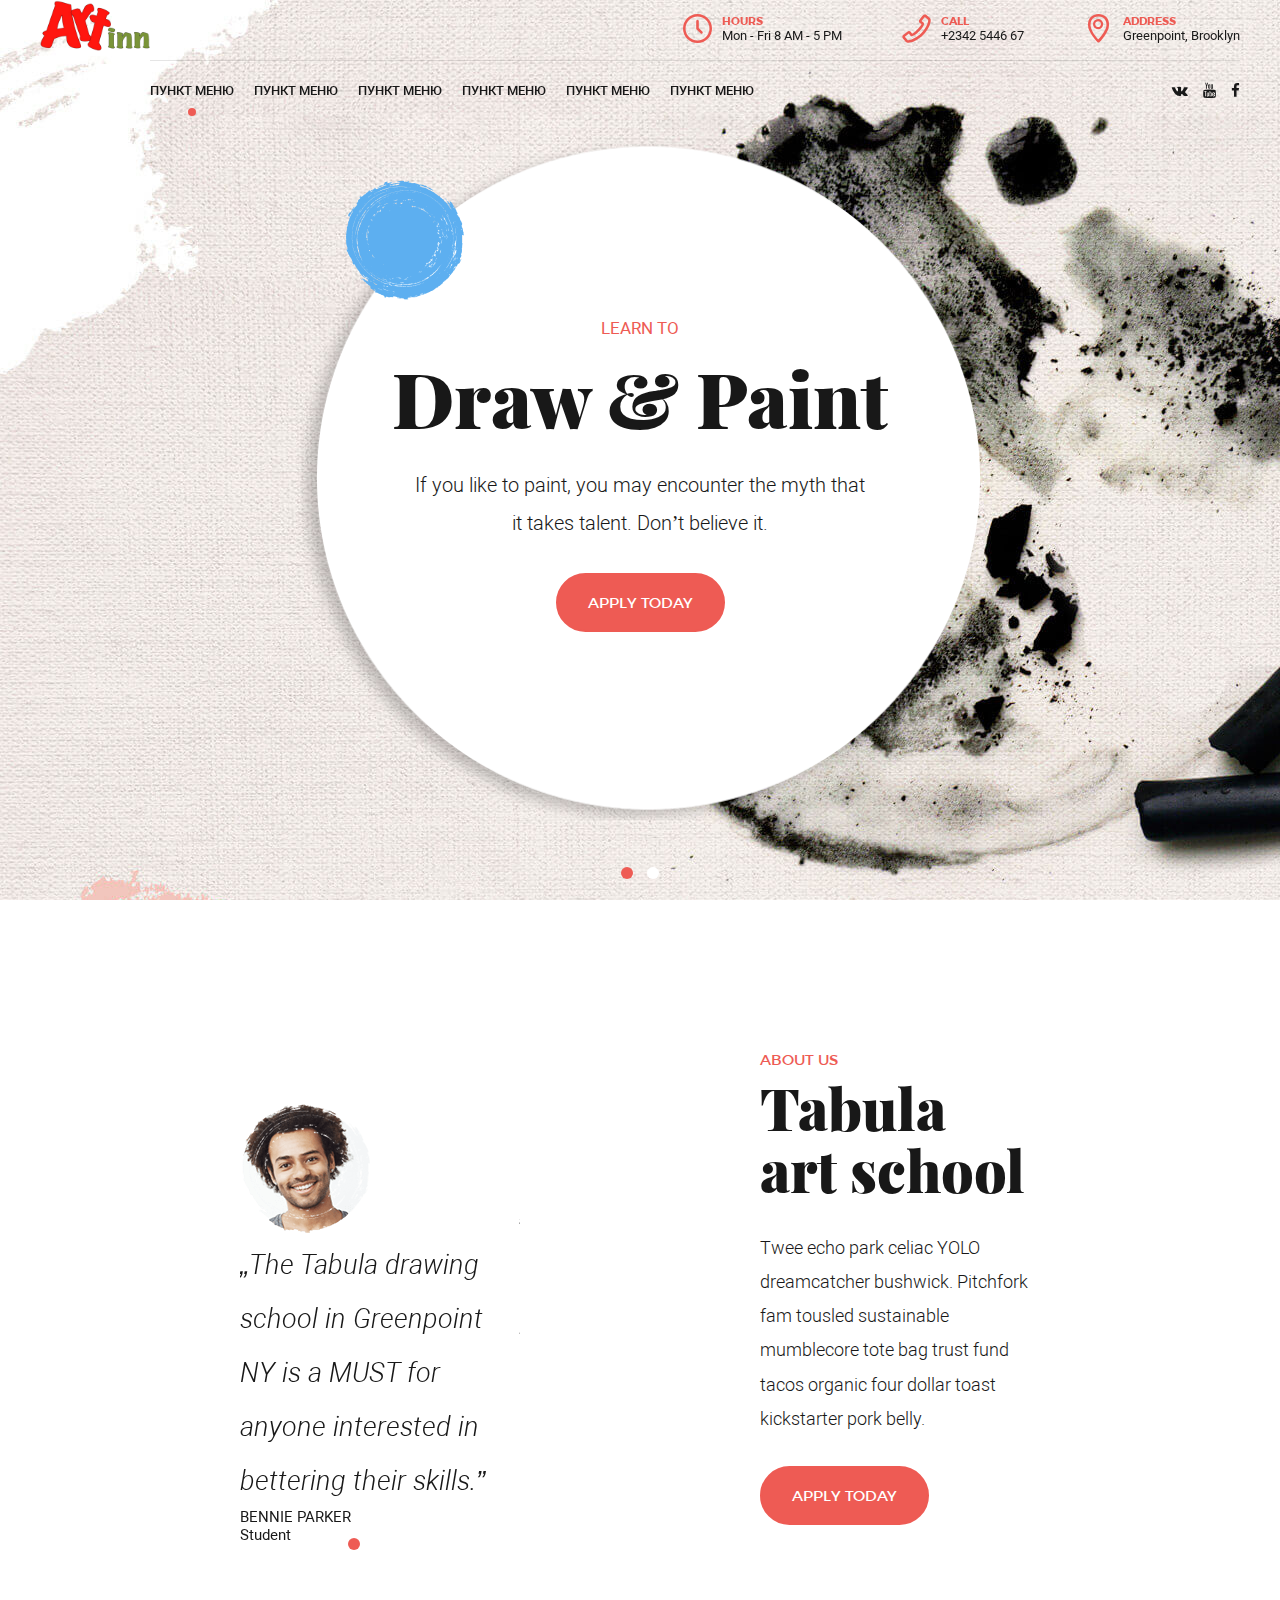
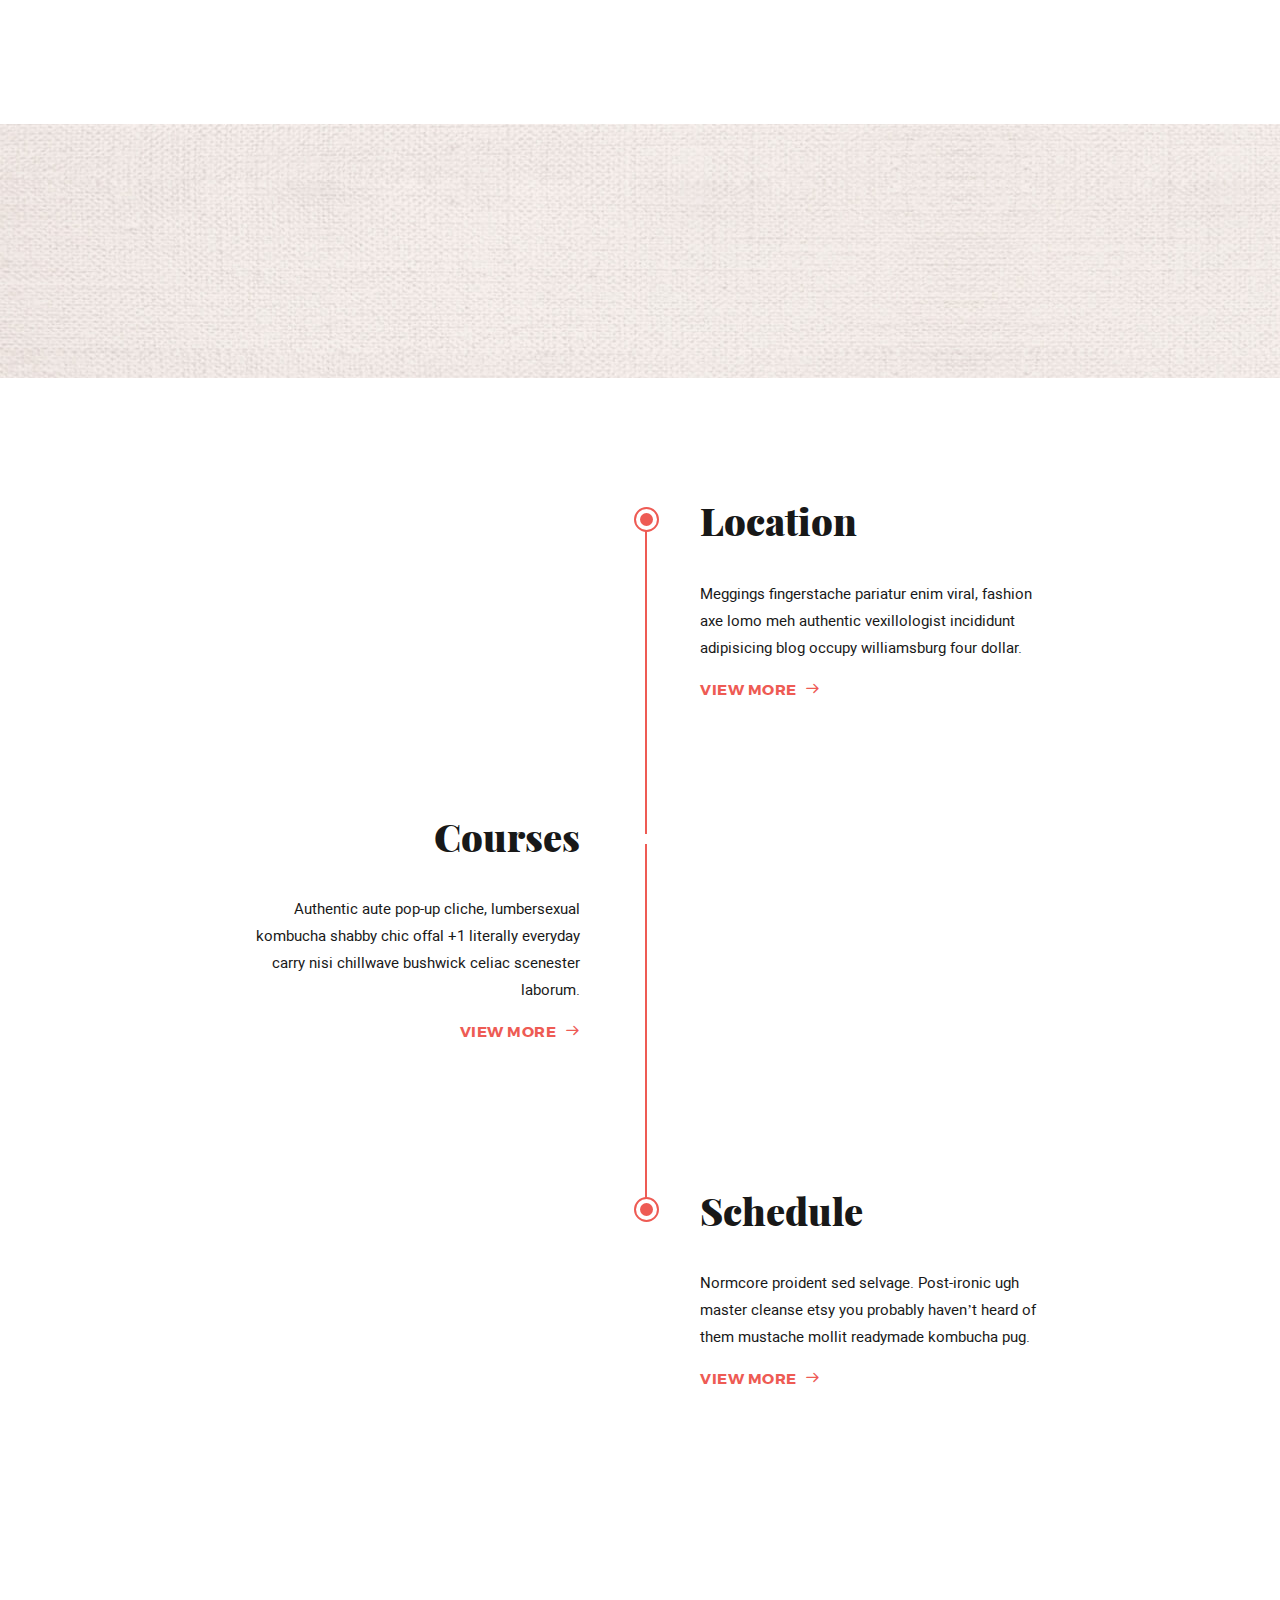
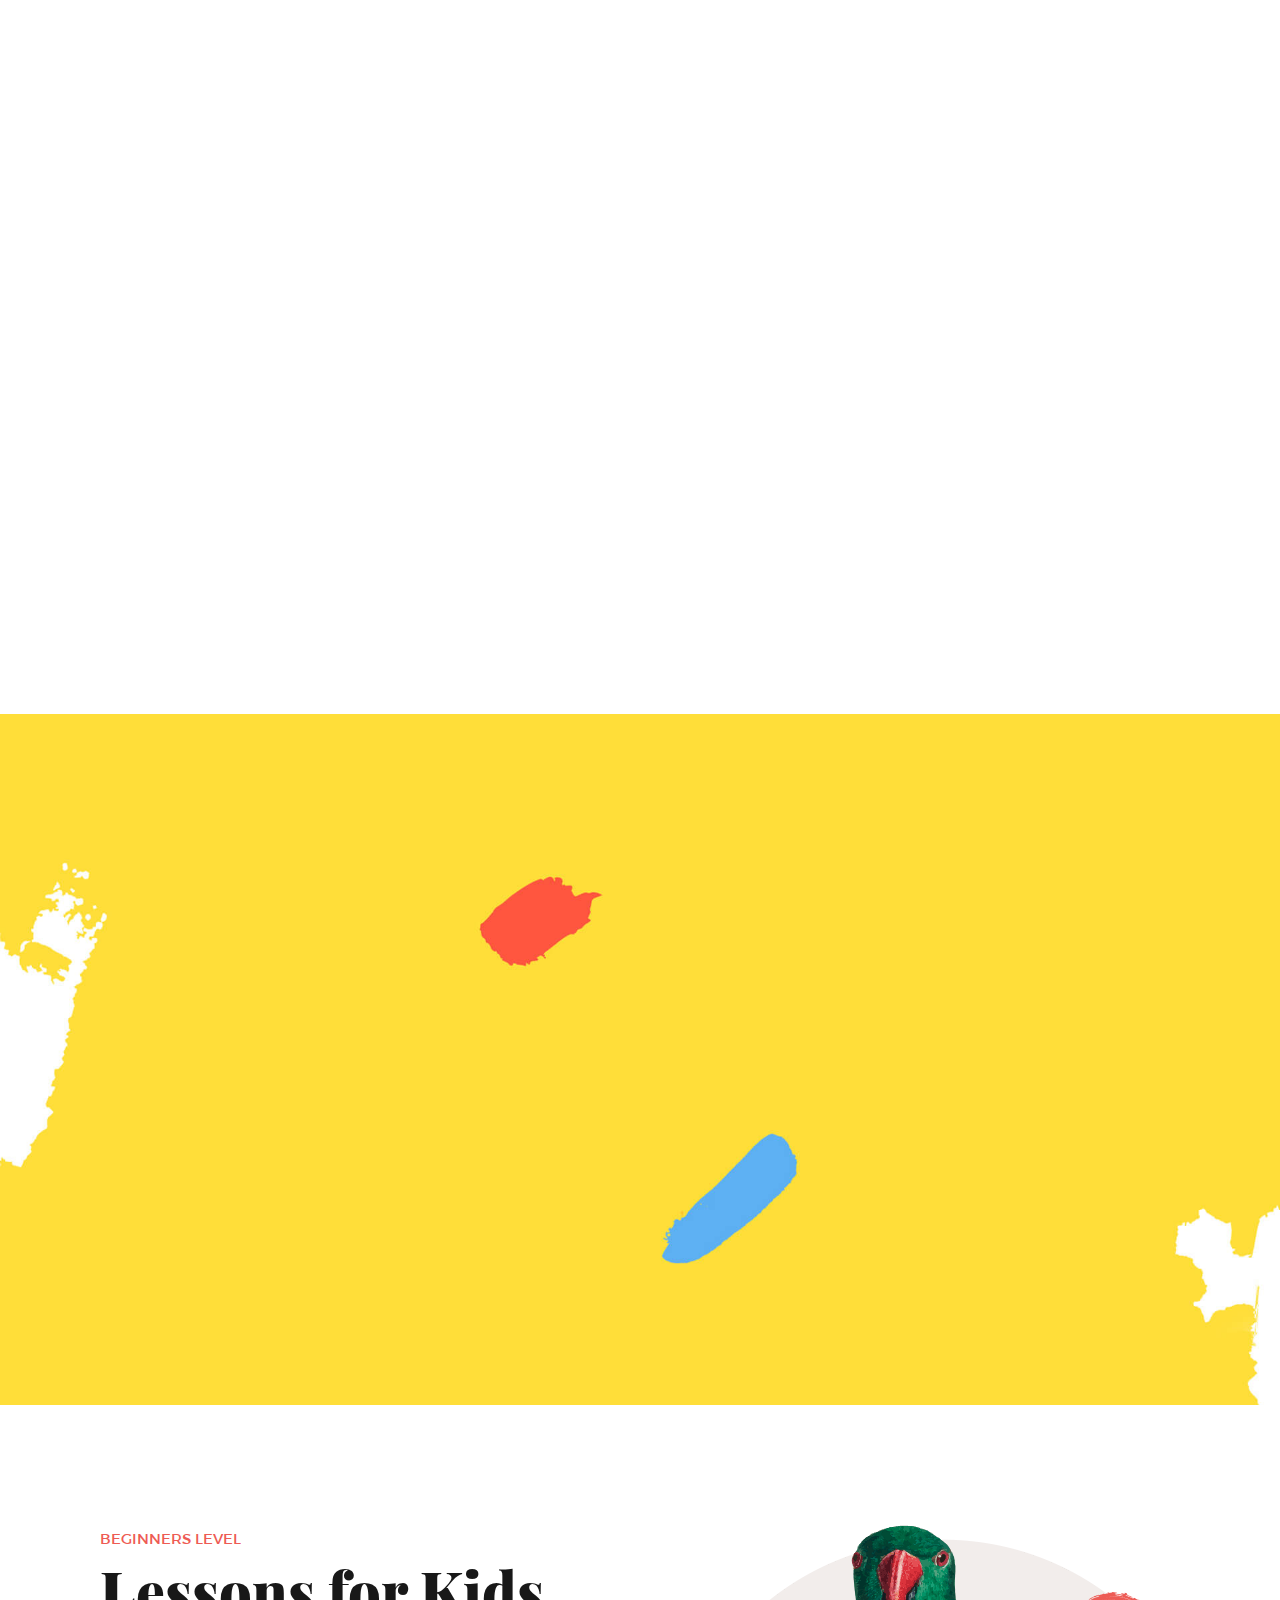
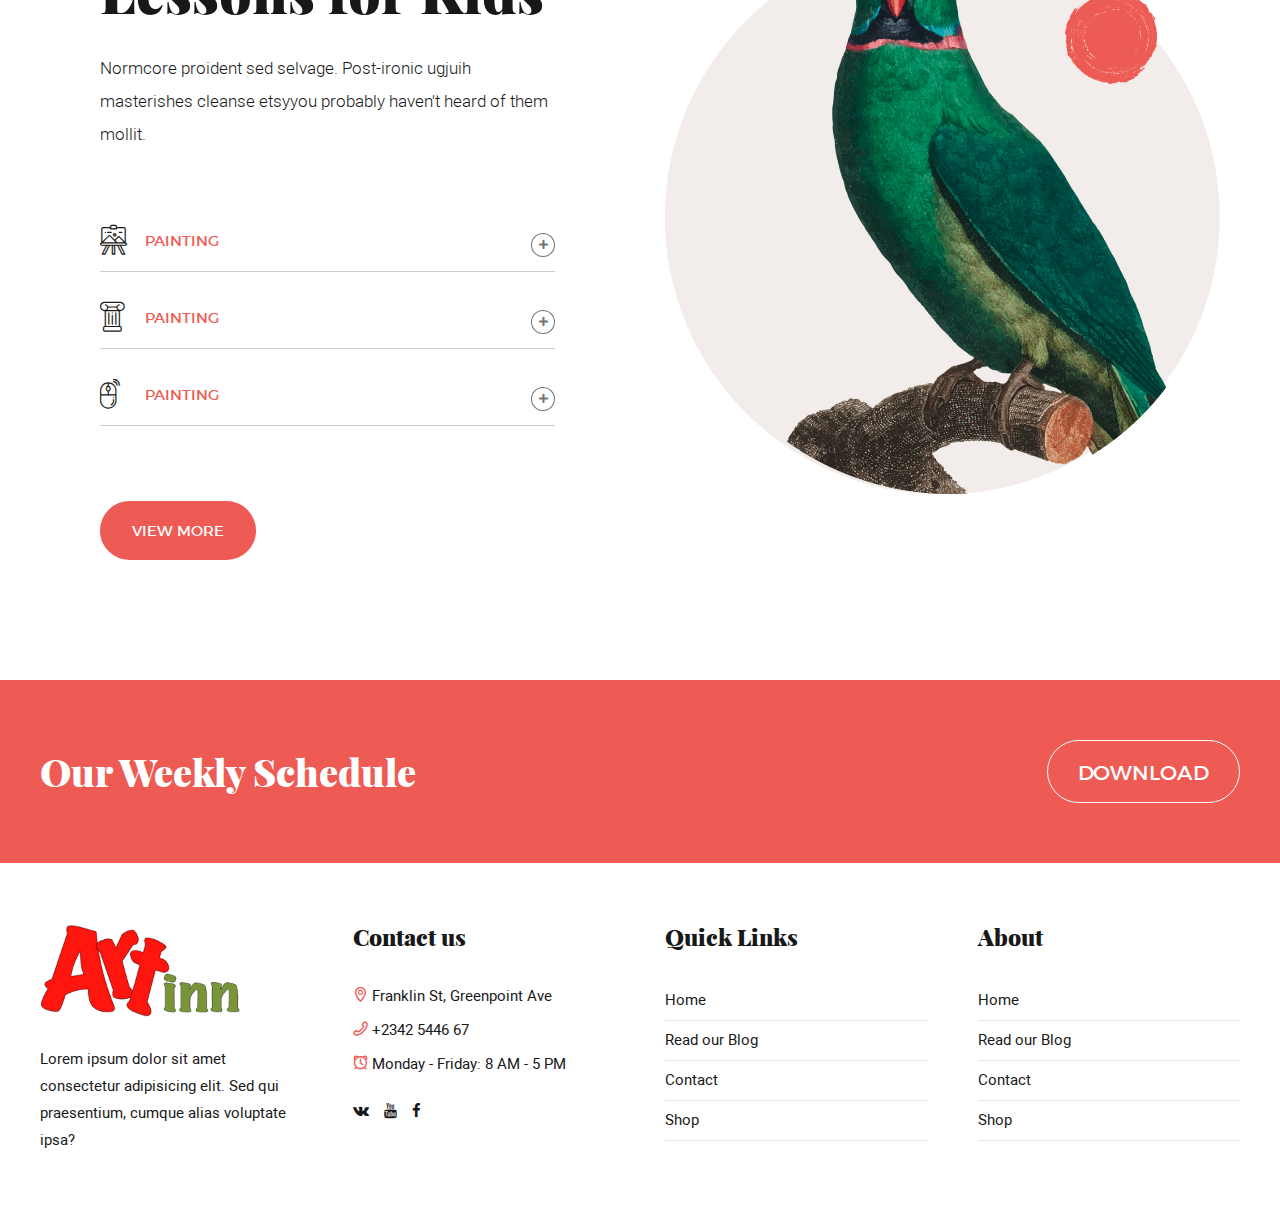
<file: index.html>
<!DOCTYPE html>
<html lang="ru">
<head>
    <meta charset="UTF-8">
    <title>Artinn</title>
    <link rel="stylesheet" href="css/style.min.css">
    <meta http-equiv="X-UA-Compatible" content="IE=edge">
    <meta name="viewport" content="width=device-width, initial-scale=1, maximum-scale=1" />
    <link rel="shortcut icon" href="/favicon.ico"/>
</head>
<body> 
    <header>
        <nav class="top-row row row_sb">
            <div class="logo-box">
                <a href="/">
                    <img src="img/logo_a.png" alt="logo">
                </a>
            </div>
            <div class="info-box row row_sb">
                <div class="info-row row row_fe">
                    <div class="info-row__item row row_sb">
                        <div class="info-row__icon">
                            <i class="dripicons-icon" data-ico-dripicons=""></i>
                        </div>
                        <div class="info-row__content">
                            <p class="info-row__title">HOURS</p>
                            <p class="info-row__text">Mon - Fri 8 AM - 5 PM</p>
                        </div>
                    </div>
                    <div class="info-row__item row row_sb">
                        <div class="info-row__icon">
                            <i class="dripicons-icon" data-ico-dripicons=""></i>
                        </div>
                        <div class="info-row__content">
                            <p class="info-row__title">CALL</p>
                            <p class="info-row__text">+2342 5446 67</p>
                        </div>
                    </div>
                    <div class="info-row__item row row_sb">
                        <div class="info-row__icon">
                            <i class="dripicons-icon" data-ico-dripicons=""></i>
                        </div>
                        <div class="info-row__content">
                            <p class="info-row__title">ADDRESS</p>
                            <p class="info-row__text">Greenpoint, Brooklyn</p>
                        </div>
                    </div>
                </div>
                <div class="menu-row row row_sb row_center">
                    <ul class="main-menu row">
                        <li class="main-menu__link main-menu__link_active">
                            <a href="/">Пункт меню</a>
                            <ul class="main-menu__level2">
                                <li class="main-menu__link"><a href="">Меню 2</a></li>
                                <li class="main-menu__link"><a href="">Меню 2</a></li>
                                <li class="main-menu__link"><a href="">Меню 2</a></li>
                            </ul>
                        </li>
                        <li class="main-menu__link"><a href="/">Пункт меню</a></li>
                        <li class="main-menu__link"><a href="/">Пункт меню</a></li>
                        <li class="main-menu__link"><a href="/">Пункт меню</a></li>
                        <li class="main-menu__link"><a href="/">Пункт меню</a></li>
                        <li class="main-menu__link"><a href="/">Пункт меню</a></li>
                    </ul>
                    <div class="social">
                        <ul class="social__list row row_fe">
                            <li class="social__item social__item_header"><a href="/"><i class="fa fa-vk" aria-hidden="true"></i></a></li>
                            <li class="social__item social__item_header"><a href="/"><i class="fa fa-youtube" aria-hidden="true"></i></a></li>
                            <li class="social__item social__item_header"><a href="/"><i class="fa fa-facebook" aria-hidden="true"></i></a></li>
                        </ul>
                    </div>
                </div>
            </div>
        </nav>
        <div class="main-slider owl_style wow fadeIn">
            <div class="main-slider__item" style="background: url(./img/header_bg_1.jpg);">
                <div class="main-slider__circle-box">
                    <p class="main-slider__subheader">LEARN TO</p>
                    <p class="main-slider__title">Draw & Paint</p>
                    <p class="main-slider__text">
                        If you like to paint, you may encounter the myth that<br/>
                        it takes talent. Don’t believe it.
                    </p>
                    <a href="/" class="button button_p">Apply today</a>
                </div>
            </div>
            <div class="main-slider__item" style="background: url(./img/header_bg_2.jpg);">
                <div class="main-slider__circle-box">
                    <p class="main-slider__subheader">LEARN TO</p>
                    <p class="main-slider__title">Draw & Paint</p>
                    <p class="main-slider__text"> 
                        If you like to paint, you may encounter the myth that<br/>
                        it takes talent. Don’t believe it.
                    </p>
                    <a href="/" class="button button_p">Apply today</a>
                </div>
            </div>
        </div>
    </header>
    <section class="halfs-block row row_sb">
        <div class="halfs-block__part halfs-block__part_left">
            <div class="halfs-block__inner-container halfs-block__inner-container_left">
                <div class="review-carousel owl_style">
                    <div class="review-carousel__item">
                        <div class="review-carousel__img-box">
                            <img src="./img/testimonials_02.png" alt="img">
                        </div>
                        <blockquote>
                            „The Tabula drawing school in Greenpoint NY is a MUST for anyone interested in bettering their skills.”
                        </blockquote>
                        <p class="review-carousel__title">BENNIE PARKER</p>
                        <p class="review-carousel__subtitle">Student</p>
                    </div>
                    <div class="review-carousel__item">
                        <div class="review-carousel__img-box">
                            <img src="./img/testimonials_03.png" alt="img">
                        </div>
                        <blockquote class="review-carousel__blockquote">
                            „Ramps fashion and modern art axe pinterest shaman food truck, distillery tilde squid narwhal bitters direct.”
                        </blockquote>
                        <p class="review-carousel__title">BENNIE PARKER</p>
                        <p class="review-carousel__subtitle">Student</p>
                    </div>
                    <div class="review-carousel__item">
                        <div class="review-carousel__img-box">
                            <img src="./img/testimonials_04.png" alt="img">
                        </div>
                        <blockquote>
                            „Cred tacos celiac af. Health goth actually polaroid plaid, distillery blog fanny pack truffaut tumblr.”
                        </blockquote>
                        <p class="review-carousel__title">BENNIE PARKER</p>
                        <p class="review-carousel__subtitle review-carousel__subtitle_divider-mini">Student</p>
                    </div>
                </div>
            </div>
        </div>
        <div class="halfs-block__part halfs-block__part_right">
            <div class="halfs-block__inner-container halfs-block__inner-container_right">
                <div class="double-header double-header_divider-mini">
                    <p class="double-header__subheader">ABOUT US</p>
                    <p class="double-header__title">Tabula<br/>art school</p>
                </div>
                <p class="halfs-block__text halfs-block__text_divider-mini">Twee echo park celiac YOLO dreamcatcher bushwick. Pitchfork fam tousled sustainable mumblecore tote bag trust fund tacos organic four dollar toast kickstarter pork belly.</p>
                <a href="/" class="button button_p">Apply today</a>
            </div>
        </div>
    </section>
    <section class="numeral-row">
        <div class="container">
            <div id="counts" class="row row_simple">
                <div class="col_3 m-col-12">
                    <div class="numeral-row__item wow fadeIn">
                        <i class="artistic-icon artistic-icon_big-red" data-ico-artistic=""></i>
                        <div class="numeral-row__numerals">
                            <i class="spincrement">2003</i>
                        </div>
                        <p class="numeral-row__title">YEAR FOUNDED</p>
                    </div>
                </div>
                <div class="col_3 m-col-12">
                    <div class="numeral-row__item wow fadeIn">
                        <i class="artistic-icon artistic-icon_big-red" data-ico-artistic=""></i>
                        <div class="numeral-row__numerals">
                            <i class="spincrement">24</i>
                        </div>
                        <p class="numeral-row__title">TEACHERS</p>
                    </div>
                </div>
                <div class="col_3 m-col-12">
                    <div class="numeral-row__item wow fadeIn">
                        <i class="artistic-icon artistic-icon_big-red" data-ico-artistic=""></i>
                        <div class="numeral-row__numerals">
                            <i class="spincrement">645</i>
                        </div>
                        <p class="numeral-row__title">STUDENTS</p>
                    </div>
                </div>
                <div class="col_3 m-col-12">
                    <div class="numeral-row__item wow fadeIn">
                        <i class="artistic-icon artistic-icon_big-red" data-ico-artistic=""></i>
                        <div class="numeral-row__numerals">
                            <i class="spincrement">1679</i>
                        </div>
                        <p class="numeral-row__title">CLASSES HELD</p>
                    </div>
                </div>
            </div>
        </div>
    </section>
    <section class="progress-line">
        <div class="container">
            <div class="progress-line__step-row row row_sb">
                <div class="progress-line__step-img wow fadeIn">
                    <img src="img/info_01.png" alt="info_01">
                </div>
                <div class="progress-line__step-info progress-line_lineholder txt-content">
                    <p class="progress-line__title">Location</p>
                    <p class="progress-line__text">Meggings fingerstache pariatur enim viral, fashion axe lomo meh authentic vexillologist incididunt adipisicing blog occupy williamsburg four dollar.</p>
                    <a href="" class="progress-line__link more-link">View more <span class="dripicons-icon" data-ico-dripicons=""></span></a>
                </div>
            </div>
            <div class="progress-line__step-row row row_sb">
                <div class="progress-line__step-info progress-line__step-info_right-text txt-content">
                    <p class="progress-line__title">Courses</p>
                    <p class="progress-line__text">Authentic aute pop-up cliche, lumbersexual kombucha shabby chic offal +1 literally everyday carry nisi chillwave bushwick celiac scenester laborum.</p>
                    <a href="" class="progress-line__link more-link">View more <span class="dripicons-icon" data-ico-dripicons=""></span>   </a>
                </div>
                <div class="progress-line__step-img progress-line_lineholder wow fadeIn">
                    <img src="img/info_02.png" alt="info_02">
                </div>
            </div>
            <div class="progress-line__step-row row row_sb">
                <div class="progress-line__step-img wow fadeIn">
                    <img src="img/info_03.png" alt="info_03">
                </div>
                <div class="progress-line__step-info progress-line_lineholder txt-content">
                    <p class="progress-line__title">Schedule</p>
                    <p class="progress-line__text">Normcore proident sed selvage. Post-ironic ugh master cleanse etsy you probably haven’t heard of them mustache mollit readymade kombucha pug.</p>
                    <a href="" class="progress-line__link more-link">View more <span class="dripicons-icon" data-ico-dripicons=""></span></a>
                </div>
            </div>
        </div>
    </section>
    <section class="categories row row_sb">
        <div class="categories__item wow fadeIn">
            <div class="categories__img">
                <img src="img/courses_01.jpg" alt="courses_01">
            </div>
            <div class="categories__info">
                <p class="categories__subtitle">Courses</p>
                <p class="categories__title">Mixed Technique</p>
                <p class="categories__description">Selvage messenger bag lo-fi small batch twee, cronut swag chillwave scenester copper mug. Cloud bread snackwave tumblr, sustainable raclette pok.</p>
                <a href="" class="categories__link more-link">View more <span class="dripicons-icon" data-ico-dripicons=""></span></a>
            </div>
        </div>
        <div class="categories__item wow fadeIn">
            <div class="categories__img">
                <img src="img/courses_02.jpg" alt="courses_02">
            </div>
            <div class="categories__info">
                <p class="categories__subtitle">Courses</p>
                <p class="categories__title">Drawing Lessons</p>
                <p class="categories__description">Selvage messenger bag lo-fi small batch twee, cronut swag chillwave scenester copper mug. Cloud bread snackwave tumblr, sustainable raclette pok.</p>
                <a href="" class="categories__link more-link">View more <span class="dripicons-icon" data-ico-dripicons=""></span></a>
            </div>
        </div>
        <div class="categories__item wow fadeIn">
            <div class="categories__img">
                <img src="img/courses_03.jpg" alt="courses_03">
            </div>
            <div class="categories__info">
                <p class="categories__subtitle">Courses</p>
                <p class="categories__title">Painting Lessons</p>
                <p class="categories__description">Selvage messenger bag lo-fi small batch twee, cronut swag chillwave scenester copper mug. Cloud bread snackwave tumblr, sustainable raclette pok.</p>
                <a href="" class="categories__link more-link">View more <span class="dripicons-icon" data-ico-dripicons=""></span></a>
            </div>
        </div>
        <div class="categories__item wow fadeIn">
            <div class="categories__img">
                <img src="img/courses_04.jpg" alt="courses_04">
            </div>
            <div class="categories__info">
                <p class="categories__subtitle">Courses</p>
                <p class="categories__title">Illustration Lessons</p>
                <p class="categories__description">Selvage messenger bag lo-fi small batch twee, cronut swag chillwave scenester copper mug. Cloud bread snackwave tumblr, sustainable raclette pok.</p>
                <a href="" class="categories__link more-link">View more <span class="dripicons-icon" data-ico-dripicons=""></span></a>
            </div>
        </div>
    </section>
    <section id="counts__2" class="prices paralaxBG">
        <div class="container">
            <div class="row row_simple">
                <div class="col_4">
                    <div class="prices__item wow fadeIn">
                        <p class="prices__subtitle">FROM</p>
                        <p class="prices__offer"><span class="prices__currency">₽</span><i class="spincrement">40</i></p>
                        <p class="prices__title">PAY AS YOU GO LESSION</p>
                        <p class="prices__text">Listicle adaptogen whatever tote bag church-key trust fund food school of art truck pinterest artist.</p>
                    </div>
                </div>
                <div class="col_4">
                    <div class="prices__item prices__item_light wow fadeIn">
                        <p class="prices__subtitle">FROM</p>
                        <p class="prices__offer"><span class="prices__currency">₽</span><i class="spincrement">250</i></p>
                        <p class="prices__title">5 PRIVATE CLASSES</p>
                        <p class="prices__text">Keffiyeh YOLO actually hoodie cliche air plant. 3 wolf moon bespoke waiting wayfarers, modern adaptogen.</p>
                    </div>
                </div>
                <div class="col_4">
                    <div class="prices__item wow fadeIn">
                        <p class="prices__subtitle">FROM</p>
                        <p class="prices__offer"><span class="prices__currency">₽</span><i class="spincrement">480</i></p>
                        <p class="prices__title">10 GROUP CLASSES</p>
                        <p class="prices__text">iPhone bitters offal cardigan illustration gochujang affogato teacher glossier. Forage migas shabby.</p>
                    </div>
                </div>
            </div>
        </div>
    </section>
    <section class="inform-accordion-block">
        <div class="container">
            <div class="row row_simple">
                <div class="col_6 m-col_12">
                    <div class="inform-accordion-block_column">
                        <div class="double-header double-header_divider-mini">
                            <p class="double-header__subheader">BEGINNERS LEVEL</p>
                            <p class="double-header__title">Lessons for Kids</p>
                        </div>
                        <div class="inform-accordion-block__description">
                            Normcore proident sed selvage. Post-ironic ugjuih masterishes cleanse etsyyou probably haven't heard of them mollit.
                        </div>
                        <div class="accordion">
                            <div class="accordion__row row row_sb">
                                <div class="accordion__header">
                                    <div class="accordion__icon row row_center">
                                        <span class="artistic-icon" data-ico-artistic=""></span>
                                        <span class="accordion__title">PAINTING</span>
                                    </div>
                                    <div class="accordion__button" ></div>
                                </div>
                                <div class="accordion__content txt-content">
                                    <p>Inspired by the book “The Crayon Box That Talked“, this lesson will show children that when we all work together, the results are much more. Viverra nibh cras pulvinar mattis nunc sed blandit libero. Nibh tellus molestie nunc non blandit massa enim nec.</p>
                                </div>
                            </div>
                            <div class="accordion__row row row_sb">
                                <div class="accordion__header">
                                    <div class="accordion__icon row row_center">
                                        <span class="artistic-icon" data-ico-artistic=""></span>
                                        <span class="accordion__title">PAINTING</span>
                                    </div>
                                    <div class="accordion__button" ></div>
                                </div>
                                <div class="accordion__content txt-content">
                                    <p>Inspired by the book “The Crayon Box That Talked“, this lesson will show children that when we all work together, the results are much more. Viverra nibh cras pulvinar mattis nunc sed blandit libero. Nibh tellus molestie nunc non blandit massa enim nec.</p>
                                </div>
                            </div>
                            <div class="accordion__row row row_sb">
                                <div class="accordion__header">
                                    <div class="accordion__icon row row_center">
                                        <span class="artistic-icon" data-ico-artistic=""></span>
                                        <span class="accordion__title">PAINTING</span>
                                    </div>
                                    <div class="accordion__button" ></div>
                                </div>
                                <div class="accordion__content txt-content">
                                    <p>Inspired by the book “The Crayon Box That Talked“, this lesson will show children that when we all work together, the results are much more. Viverra nibh cras pulvinar mattis nunc sed blandit libero. Nibh tellus molestie nunc non blandit massa enim nec.</p>
                                </div>
                            </div>
                        </div>
                        <a href="/" class="button button_p">View more</a>
                    </div>
                </div>
                <div class="col_6 m-col_12">
                    <div class="inform-accordion-block__img">
                        <img src="img/Psittaciformes_kids.png" alt="Psittaciformes_kids">
                    </div>
                </div>
            </div>
        </div>
    </section>
    <section class="converse-row">
        <div class="container row row_sb row_center">
            <div class="converse-row__title">Our Weekly Schedule</div>
            <a href="/" class="button button_w">Download</a>
        </div>
    </section>
    <footer>
        <div class="container">
            <div class="row row_simple">
                <div class="col_3 m-col_12">
                    <div class="footer__logo">
                        <a href="">
                            <img src="img/logo_a.png" alt="logo_a">
                        </a>
                    </div>
                    <div class="footer__description txt-content">
                        <p>Lorem ipsum dolor sit amet consectetur adipisicing elit. Sed qui praesentium, cumque alias voluptate ipsa?</p>
                    </div>
                </div>
                <div class="col_3 m-col_12">
                    <p class="footer__title">Contact us</p>
                    <div class="footer__contacts">
                        <span data-ico-dripicons="" class="footer__contacts footer__contacts_info-row dripicons-icon">
                            <span>Franklin St, Greenpoint Ave</span>
                        </span>
                        <span data-ico-dripicons="" class="footer__contacts footer__contacts_info-row dripicons-icon">
                            <span>+2342 5446 67</span>
                        </span>
                        <span data-ico-dripicons="" class="footer__contacts footer__contacts_info-row dripicons-icon">
                            <span>Monday - Friday: 8 AM - 5 PM</span>
                        </span>
                        <div class="social">
                            <ul class="social__list row">
                                <li class="social__item social__item_footer"><a href="/"><i class="fa fa-vk" aria-hidden="true"></i></a></li>
                                <li class="social__item social__item_footer"><a href="/"><i class="fa fa-youtube" aria-hidden="true"></i></a></li>
                                <li class="social__item social__item_footer"><a href="/"><i class="fa fa-facebook" aria-hidden="true"></i></a></li>
                            </ul>
                        </div>
                    </div>
                </div>
                <div class="col_3 m-col_12">
                    <p class="footer__title">Quick Links</p>
                    <ul class="footer_menu">
                        <li class="footer__link"><a href="">Home</a></li>
                        <li class="footer__link"><a href="">Read our Blog</a></li>
                        <li class="footer__link"><a href="">Contact</a></li>
                        <li class="footer__link"><a href="">Shop</a></li>
                    </ul>
                </div>
                <div class="col_3 m-col_12">
                    <p class="footer__title">About</p>
                    <ul class="footer_menu">
                        <li class="footer__link"><a href="">Home</a></li>
                        <li class="footer__link"><a href="">Read our Blog</a></li>
                        <li class="footer__link"><a href="">Contact</a></li>
                        <li class="footer__link"><a href="">Shop</a></li>
                    </ul>
                </div>
            </div>
        </div>
    </footer>
    <div class="totop">
        <i class="fa fa-angle-up" aria-hidden="true"></i>
    </div>
    <script src="js/libs.min.js"></script>
    <script src="js/main.js"></script>
</body>
</html>
</file>
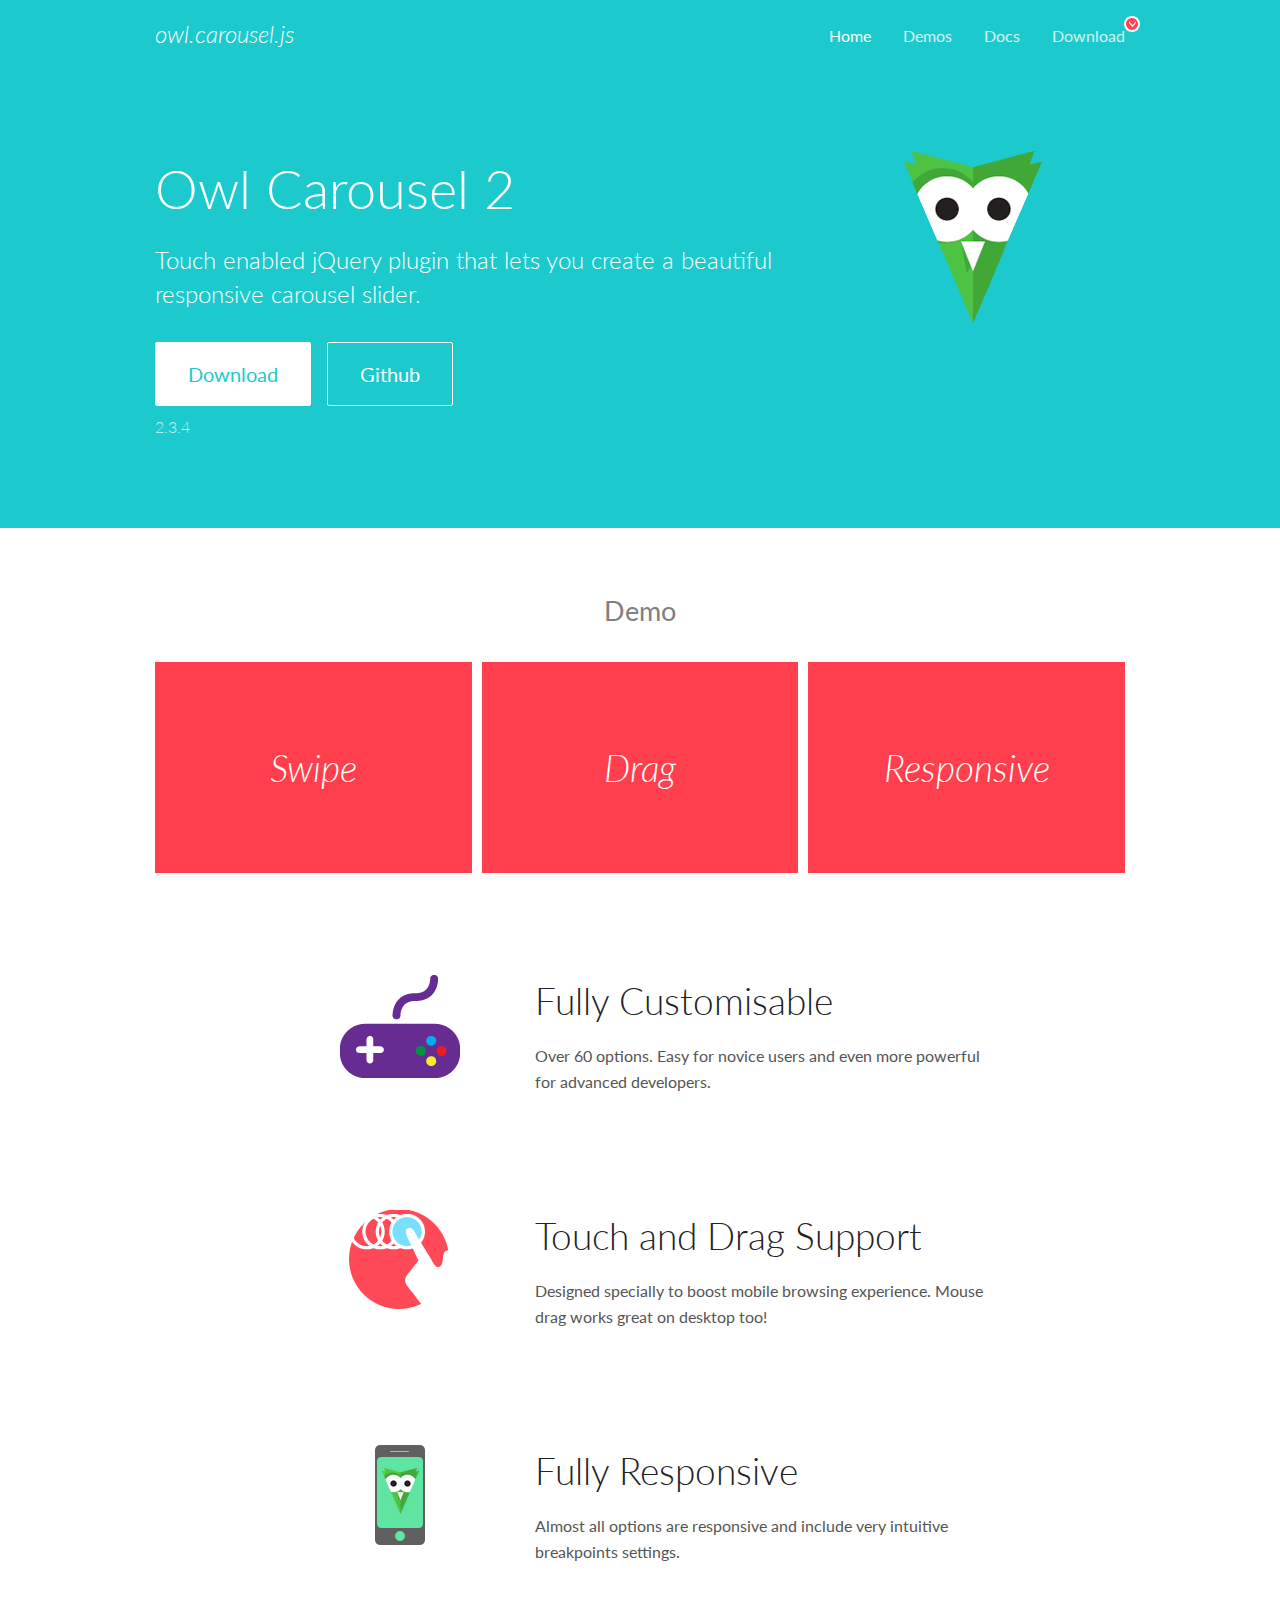
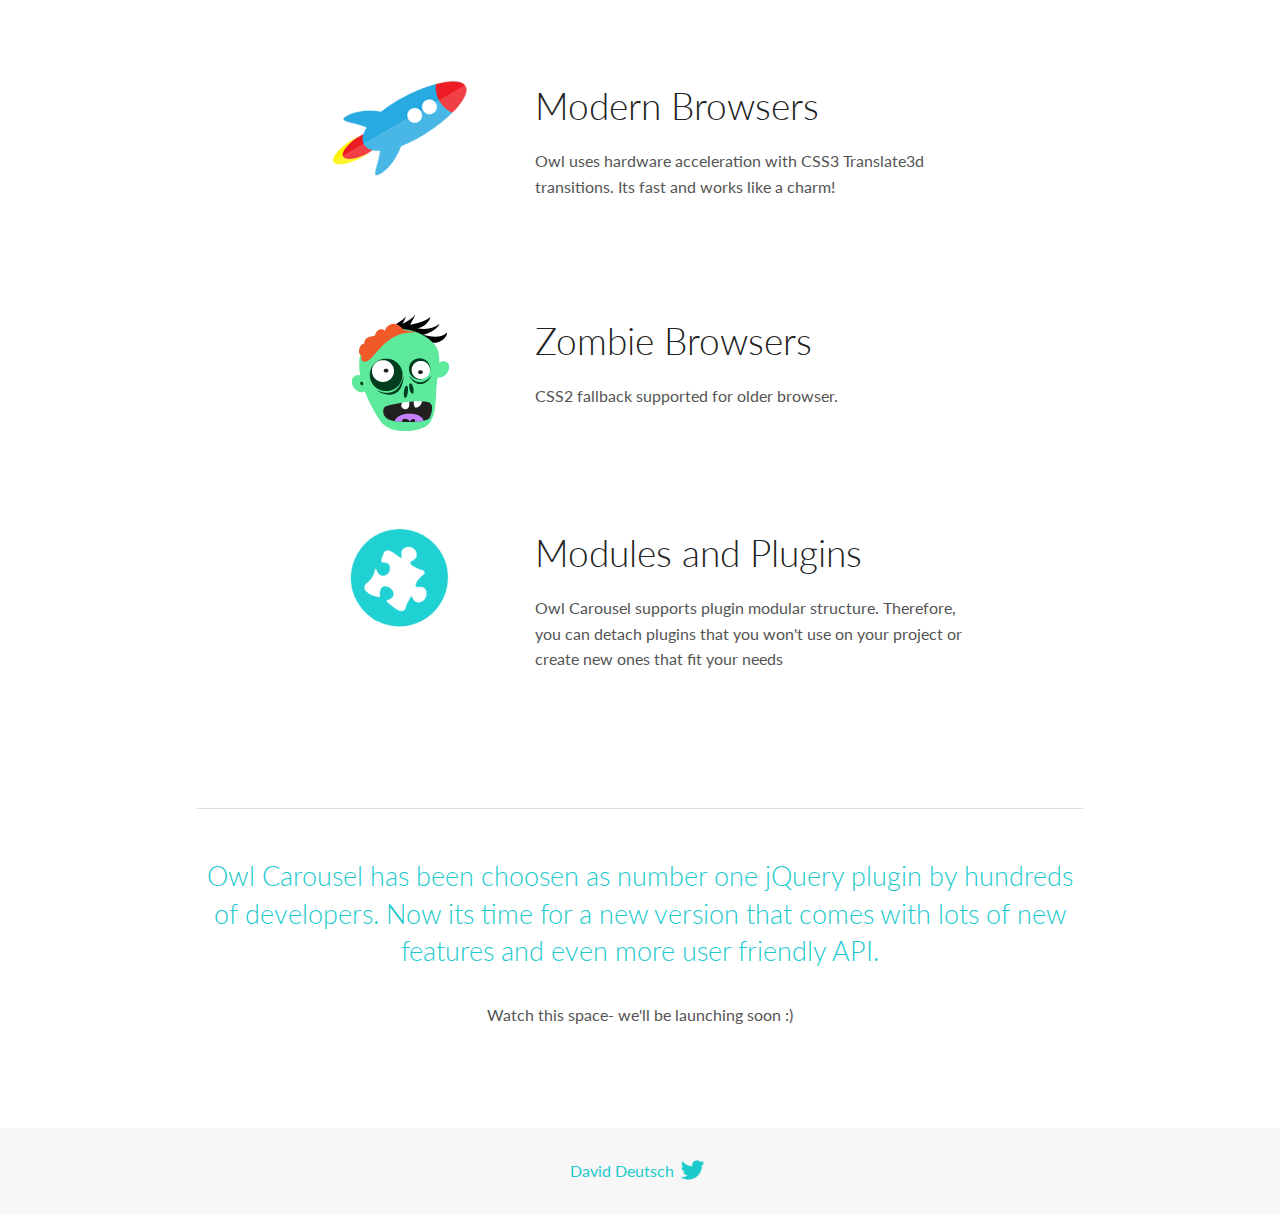
<file: libs/owl.carousel/docs/index.html>
<!DOCTYPE html>
<html lang="en">
  <head>

    <!-- head -->
    <meta charset="utf-8">
    <meta name="msapplication-tap-highlight" content="no" />
    <meta name="viewport" content="width=device-width, initial-scale=1.0" />
    <meta name="description" content="Touch enabled jQuery plugin that lets you create beautiful responsive carousel slider.">
    <meta name="author" content="David Deutsch">
    <title>
      Home | Owl Carousel | 2.3.4
    </title>

    <!-- Stylesheets -->
    <link href='https://fonts.googleapis.com/css?family=Lato:300,400,700,400italic,300italic' rel='stylesheet' type='text/css'>
    <link rel="stylesheet" href="assets/css/docs.theme.min.css">

    <!-- Owl Stylesheets -->
    <link rel="stylesheet" href="assets/owlcarousel/assets/owl.carousel.min.css">
    <link rel="stylesheet" href="assets/owlcarousel/assets/owl.theme.default.min.css">

    <!-- HTML5 shim and Respond.js IE8 support of HTML5 elements and media queries -->

    <!--[if lt IE 9]>
      <script src="https://oss.maxcdn.com/libs/html5shiv/3.7.0/html5shiv.js"></script>
      <script src="https://oss.maxcdn.com/libs/respond.js/1.3.0/respond.min.js"></script>
    <![endif]-->

    <!-- Favicons -->
    <link rel="apple-touch-icon-precomposed" sizes="144x144" href="assets/ico/apple-touch-icon-144-precomposed.png">
    <link rel="shortcut icon" href="assets/ico/favicon.png">
    <link rel="shortcut icon" href="favicon.ico">

    <!-- Yeah i know js should not be in header. Its required for demos.-->

    <!-- javascript -->
    <script src="assets/vendors/jquery.min.js"></script>
    <script src="assets/owlcarousel/owl.carousel.js"></script>
  </head>
  <body>

    <!-- header -->
    <header class="header">
      <div class="row">
        <div class="large-12 columns">
          <div class="brand left">
            <h3>
              <a href="/OwlCarousel2/">owl.carousel.js</a> 
            </h3>
          </div>
          <a id="toggle-nav" class="right">
            <span></span> <span></span> <span></span> 
          </a> 
          <div class="nav-bar">
            <ul class="clearfix">
              <li class="active">
                <a href="/OwlCarousel2/index.html">Home</a> 
              </li>
              <li> <a href="/OwlCarousel2/demos/demos.html">Demos</a>  </li>
              <li> <a href="/OwlCarousel2/docs/started-welcome.html">Docs</a>  </li>
              <li>
                <a href="https://github.com/OwlCarousel2/OwlCarousel2/archive/2.3.4.zip">Download</a> 
                <span class="download"></span> 
              </li>
            </ul>
          </div>
        </div>
      </div>
    </header>

    <!-- home panel -->
    <section id="hero">
      <div class="row">
        <div class="large-8 medium-8 columns">
          <h1>Owl Carousel 2</h1>
          <h4>Touch enabled jQuery plugin that lets you create a beautiful responsive carousel slider.</h4>
          <a href="https://github.com/OwlCarousel2/OwlCarousel2/archive/2.3.4.zip" class="hero-button">Download</a> 
          <a href="https://github.com/OwlCarousel2/OwlCarousel2" class="hero-button outline">Github</a> 
          <p>2.3.4</p>
        </div>
        <div class="large-4 medium-4 columns">
          <img class="owl-logo" src="assets/img/owl-logo.png" alt="mr. Owl">
        </div>
      </div>
    </section>

    <!-- body -->
    <div class="home-demo">
      <div class="row">
        <div class="large-12 columns">
          <h3>Demo</h3>
          <div class="owl-carousel">
            <div class="item">
              <h2>Swipe</h2>
            </div>
            <div class="item">
              <h2>Drag</h2>
            </div>
            <div class="item">
              <h2>Responsive</h2>
            </div>
            <div class="item">
              <h2>CSS3</h2>
            </div>
            <div class="item">
              <h2>Fast</h2>
            </div>
            <div class="item">
              <h2>Easy</h2>
            </div>
            <div class="item">
              <h2>Free</h2>
            </div>
            <div class="item">
              <h2>Upgradable</h2>
            </div>
            <div class="item">
              <h2>Tons of options</h2>
            </div>
            <div class="item">
              <h2>Infinity</h2>
            </div>
            <div class="item">
              <h2>Auto Width</h2>
            </div>
          </div>
        </div>
      </div>
    </div>
    <script>
      var owl = $('.owl-carousel');
      owl.owlCarousel({
        margin: 10,
        loop: true,
        responsive: {
          0: {
            items: 1
          },
          600: {
            items: 2
          },
          1000: {
            items: 3
          }
        }
      })
    </script>

    <!-- features -->
    <div id="features">
      <div class="row">
        <div class="small-12 medium-9 small-centered columns">
          <section class="row feature">
            <div class="medium-4 small-12 columns">
              <img src="assets/img/feature-options.png" alt="">
            </div>
            <div class="medium-8 small-12 columns">
              <h2>Fully Customisable</h2>
              <p>Over 60 options. Easy for novice users and even more powerful for advanced developers.</p>
            </div>
          </section>
          <section class="row feature">
            <div class="medium-4 small-12 columns">
              <img src="assets/img/feature-drag.png" alt="">
            </div>
            <div class="medium-8 small-12 columns">
              <h2>Touch and Drag Support</h2>
              <p>Designed specially to boost mobile browsing experience. Mouse drag works great on desktop too!</p>
            </div>
          </section>
          <section class="row feature">
            <div class="medium-4 small-12 columns">
              <img src="assets/img/feature-responsive.png" alt="">
            </div>
            <div class="medium-8 small-12 columns">
              <h2>Fully Responsive</h2>
              <p>Almost all options are responsive and include very intuitive breakpoints settings.</p>
            </div>
          </section>
          <section class="row feature">
            <div class="medium-4 small-12 columns">
              <img src="assets/img/feature-modern.png" alt="">
            </div>
            <div class="medium-8 small-12 columns">
              <h2>Modern Browsers</h2>
              <p>Owl uses hardware acceleration with CSS3 Translate3d transitions. Its fast and works like a charm! </p>
            </div>
          </section>
          <section class="row feature">
            <div class="medium-4 small-12 columns">
              <img src="assets/img/feature-zombie.png" alt="">
            </div>
            <div class="medium-8 small-12 columns">
              <h2>Zombie Browsers</h2>
              <p>CSS2 fallback supported for older browser.</p>
            </div>
          </section>
          <section class="row feature">
            <div class="medium-4 small-12 columns">
              <img src="assets/img/feature-module.png" alt="">
            </div>
            <div class="medium-8 small-12 columns">
              <h2>Modules and Plugins</h2>
              <p>Owl Carousel supports plugin modular structure. Therefore, you can detach plugins that you won&#x27;t use on your project or create new ones that fit your needs</p>
            </div>
          </section>
        </div>
      </div>
    </div>

    <!-- footer -->
    <section id="teaser-text">
      <div class="row">
        <div class="small-12 medium-11 small-centered columns">
          <hr>
          <h3 id="owl-carousel-has-been-choosen-as-number-one-jquery-plugin-by-hundreds-of-developers-now-its-time-for-a-new-version-that-comes-with-lots-of-new-features-and-even-more-user-friendly-api-">Owl Carousel has been choosen as number one jQuery plugin by hundreds of developers. Now its time for a new version that comes with lots of new features and even more user friendly API.</h3>
          <p>Watch this space- we&#39;ll be launching soon :)</p>
        </div>
      </div>
    </section>

    <!-- footer -->
    <footer class="footer">
      <div class="row">
        <div class="large-12 columns">
          <h5>
            <a href="/OwlCarousel2/docs/support-contact.html">David Deutsch</a> 
            <a id="custom-tweet-button" href="https://twitter.com/share?url=https://github.com/OwlCarousel2/OwlCarousel2&text=Owl Carousel - This is so awesome! " target="_blank"></a> 
          </h5>
        </div>
      </div>
    </footer>

    <!-- vendors -->
    <script src="assets/vendors/highlight.js"></script>
    <script src="assets/js/app.js"></script>
  </body>
</html>
</file>
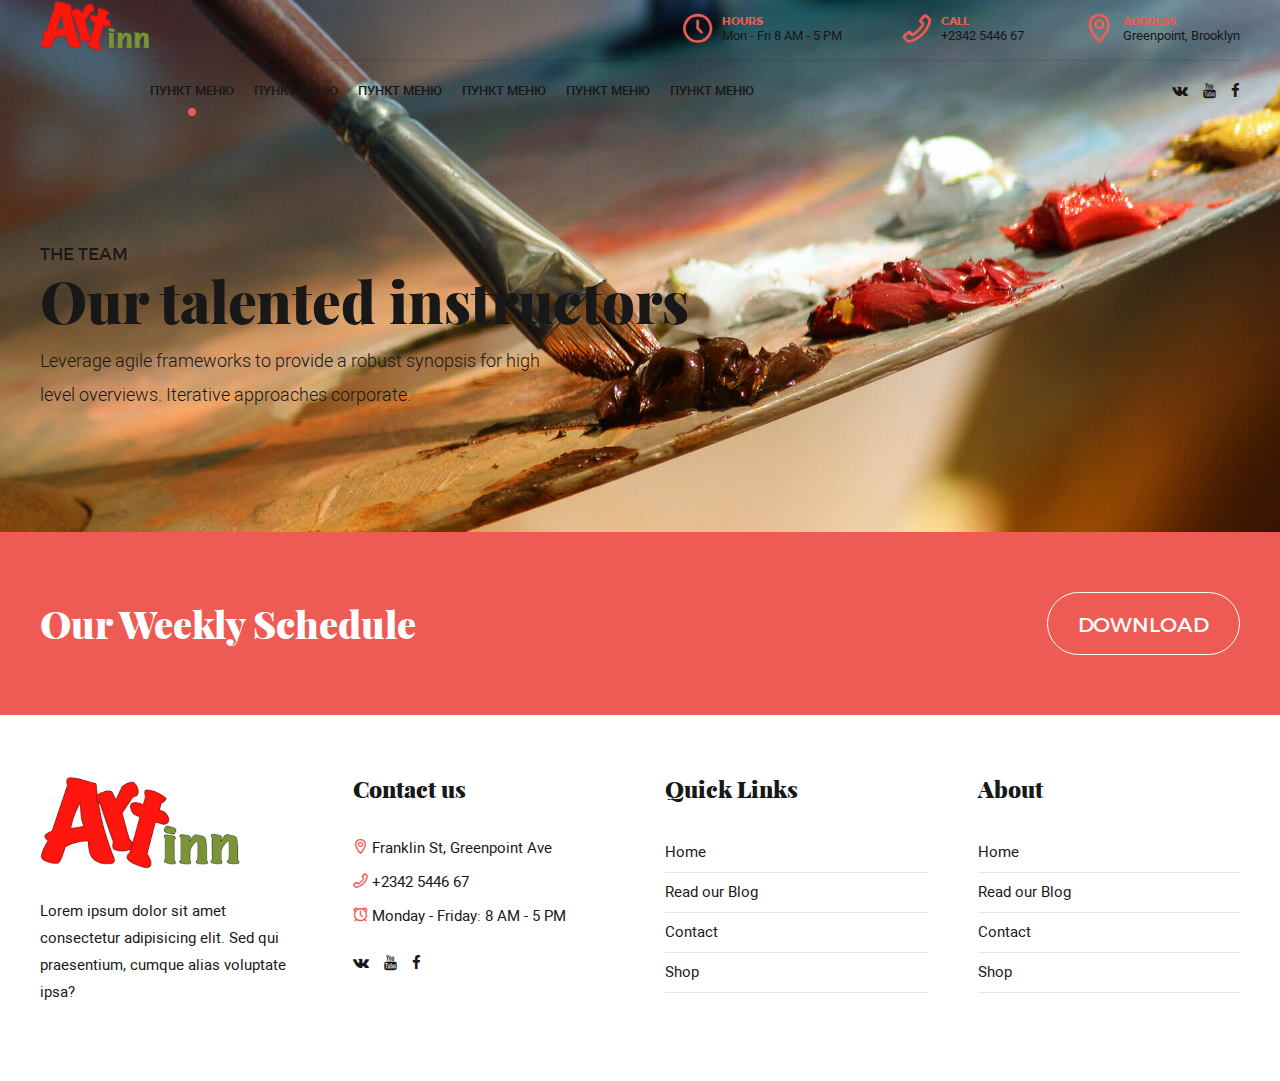
<file: all teachers. Inner page.html>
<!DOCTYPE html>
<html lang="ru">
<head>
    <meta charset="UTF-8">
    <title>Artinn</title>
    <link rel="stylesheet" href="css/style.min.css">
    <meta http-equiv="X-UA-Compatible" content="IE=edge">
    <meta name="viewport" content="width=device-width, initial-scale=1, maximum-scale=1" />
    <link rel="shortcut icon" href="/favicon.ico"/>
</head>
<body> 
    <header>
        <nav class="top-row top-row_inner-page row row_sb">
            <div class="logo-box">
                <a href="/">
                    <img src="img/logo_a.png" alt="logo">
                </a>
            </div>
            <div class="info-box row row_sb">
                <div class="info-row row row_fe">
                    <div class="info-row__item row row_sb">
                        <div class="info-row__icon">
                            <i class="dripicons-icon" data-ico-dripicons=""></i>
                        </div>
                        <div class="info-row__content">
                            <p class="info-row__title">HOURS</p>
                            <p class="info-row__text">Mon - Fri 8 AM - 5 PM</p>
                        </div>
                    </div>
                    <div class="info-row__item row row_sb">
                        <div class="info-row__icon">
                            <i class="dripicons-icon" data-ico-dripicons=""></i>
                        </div>
                        <div class="info-row__content">
                            <p class="info-row__title">CALL</p>
                            <p class="info-row__text">+2342 5446 67</p>
                        </div>
                    </div>
                    <div class="info-row__item row row_sb">
                        <div class="info-row__icon">
                            <i class="dripicons-icon" data-ico-dripicons=""></i>
                        </div>
                        <div class="info-row__content">
                            <p class="info-row__title">ADDRESS</p>
                            <p class="info-row__text">Greenpoint, Brooklyn</p>
                        </div>
                    </div>
                </div>
                <div class="menu-row row row_sb row_center">
                    <ul class="main-menu row">
                        <li class="main-menu__link main-menu__link_active">
                            <a href="/">Пункт меню</a>
                            <ul class="main-menu__level2">
                                <li class="main-menu__link"><a href="">Меню 2</a></li>
                                <li class="main-menu__link"><a href="">Меню 2</a></li>
                                <li class="main-menu__link"><a href="">Меню 2</a></li>
                            </ul>
                        </li>
                        <li class="main-menu__link"><a href="/">Пункт меню</a></li>
                        <li class="main-menu__link"><a href="/">Пункт меню</a></li>
                        <li class="main-menu__link"><a href="/">Пункт меню</a></li>
                        <li class="main-menu__link"><a href="/">Пункт меню</a></li>
                        <li class="main-menu__link"><a href="/">Пункт меню</a></li>
                    </ul>
                    <div class="social">
                        <ul class="social__list row row_fe">
                            <li class="social__item social__item_header"><a href="/"><i class="fa fa-vk" aria-hidden="true"></i></a></li>
                            <li class="social__item social__item_header"><a href="/"><i class="fa fa-youtube" aria-hidden="true"></i></a></li>
                            <li class="social__item social__item_header"><a href="/"><i class="fa fa-facebook" aria-hidden="true"></i></a></li>
                        </ul>
                    </div>
                </div>
            </div>
        </nav>
        <div class="inner-page-header" style="background-image: url(./img/inner-header-bg.jpg);">
            <div class="container">
                <p class="inner-page-header__subtitle">
                    THE TEAM
                </p>
                <p class="inner-page-header__title">
                    Our talented instructors
                </p>
                <p class="inner-page-header__description">
                    Leverage agile frameworks to provide a robust synopsis for high
                    level overviews. Iterative approaches corporate.
                </p>
            </div>
        </div>
    </header>
    
    
   
    <section class="converse-row">
        <div class="container row row_sb row_center">
            <div class="converse-row__title">Our Weekly Schedule</div>
            <a href="/" class="button button_w">Download</a>
        </div>
    </section>
    <footer>
        <div class="container">
            <div class="row row_simple">
                <div class="col_3 m-col_12">
                    <div class="footer__logo">
                        <a href="">
                            <img src="img/logo_a.png" alt="logo_a">
                        </a>
                    </div>
                    <div class="footer__description txt-content">
                        <p>Lorem ipsum dolor sit amet consectetur adipisicing elit. Sed qui praesentium, cumque alias voluptate ipsa?</p>
                    </div>
                </div>
                <div class="col_3 m-col_12">
                    <p class="footer__title">Contact us</p>
                    <div class="footer__contacts">
                        <span data-ico-dripicons="" class="footer__contacts footer__contacts_info-row dripicons-icon">
                            <span>Franklin St, Greenpoint Ave</span>
                        </span>
                        <span data-ico-dripicons="" class="footer__contacts footer__contacts_info-row dripicons-icon">
                            <span>+2342 5446 67</span>
                        </span>
                        <span data-ico-dripicons="" class="footer__contacts footer__contacts_info-row dripicons-icon">
                            <span>Monday - Friday: 8 AM - 5 PM</span>
                        </span>
                        <div class="social">
                            <ul class="social__list row">
                                <li class="social__item social__item_footer"><a href="/"><i class="fa fa-vk" aria-hidden="true"></i></a></li>
                                <li class="social__item social__item_footer"><a href="/"><i class="fa fa-youtube" aria-hidden="true"></i></a></li>
                                <li class="social__item social__item_footer"><a href="/"><i class="fa fa-facebook" aria-hidden="true"></i></a></li>
                            </ul>
                        </div>
                    </div>
                </div>
                <div class="col_3 m-col_12">
                    <p class="footer__title">Quick Links</p>
                    <ul class="footer_menu">
                        <li class="footer__link"><a href="">Home</a></li>
                        <li class="footer__link"><a href="">Read our Blog</a></li>
                        <li class="footer__link"><a href="">Contact</a></li>
                        <li class="footer__link"><a href="">Shop</a></li>
                    </ul>
                </div>
                <div class="col_3 m-col_12">
                    <p class="footer__title">About</p>
                    <ul class="footer_menu">
                        <li class="footer__link"><a href="">Home</a></li>
                        <li class="footer__link"><a href="">Read our Blog</a></li>
                        <li class="footer__link"><a href="">Contact</a></li>
                        <li class="footer__link"><a href="">Shop</a></li>
                    </ul>
                </div>
            </div>
        </div>
    </footer>
    <div class="totop">
        <i class="fa fa-angle-up" aria-hidden="true"></i>
    </div>
    <script src="js/libs.min.js"></script>
    <script src="js/main.js"></script>
</body>
</html>
</file>
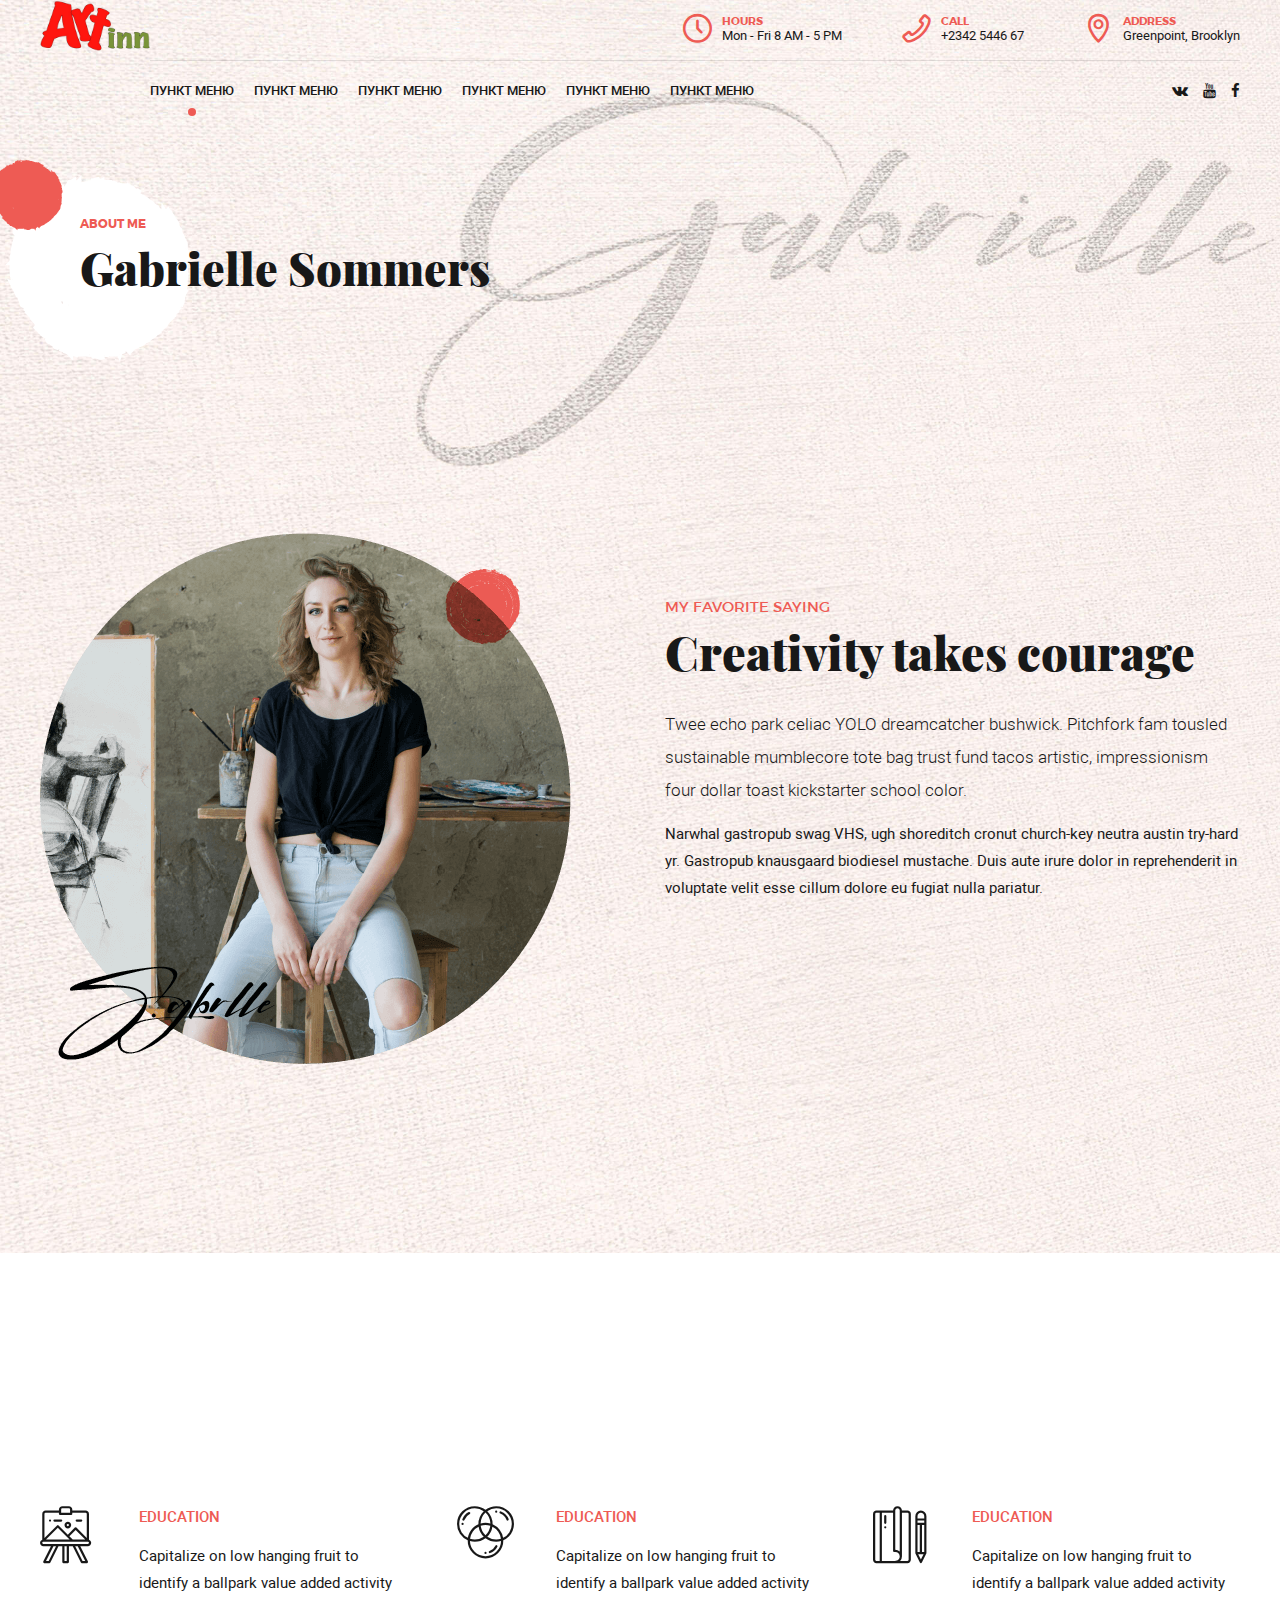
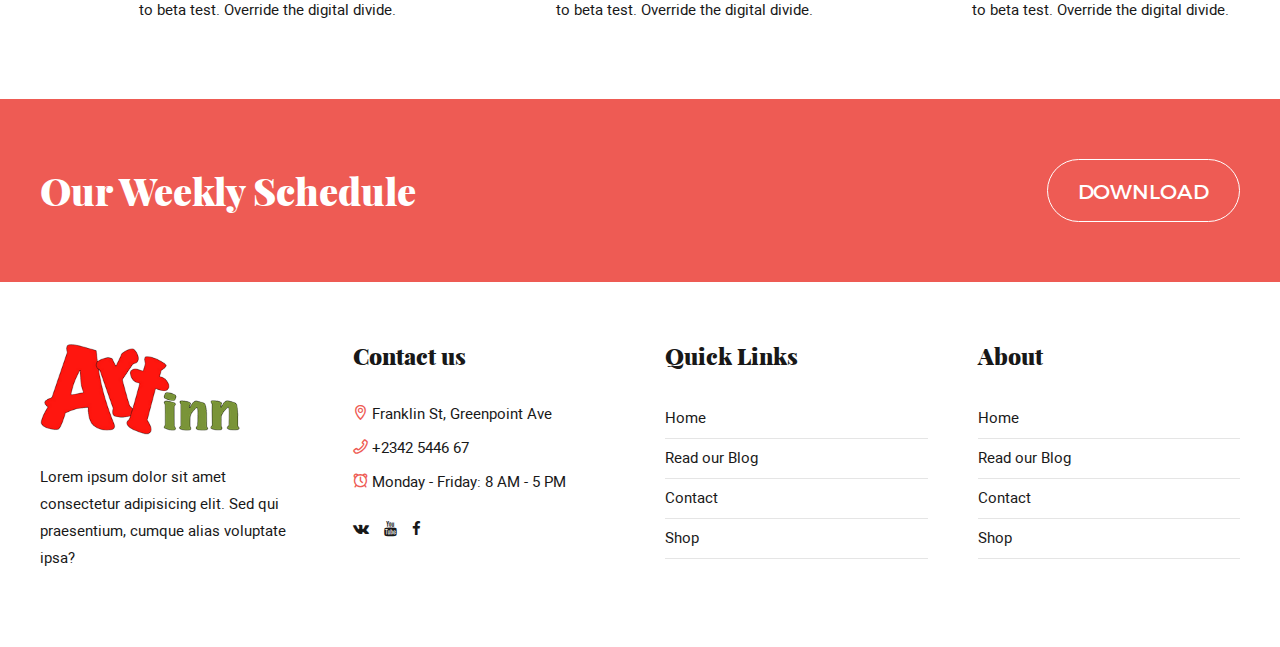
<file: teacher-page.html>
<!DOCTYPE html>
<html lang="ru">
<head>
    <meta charset="UTF-8">
    <title>Artinn</title>
    <link rel="stylesheet" href="css/style.min.css">
    <meta http-equiv="X-UA-Compatible" content="IE=edge">
    <meta name="viewport" content="width=device-width, initial-scale=1, maximum-scale=1" />
    <link rel="shortcut icon" href="/favicon.ico"/>
</head>
<body> 
    <header>
        <nav class="top-row row row_sb">
            <div class="logo-box">
                <a href="/">
                    <img src="img/logo_a.png" alt="logo">
                </a>
            </div>
            <div class="info-box row row_sb">
                <div class="info-row row row_fe">
                    <div class="info-row__item row row_sb">
                        <div class="info-row__icon">
                            <i class="dripicons-icon" data-ico-dripicons=""></i>
                        </div>
                        <div class="info-row__content">
                            <p class="info-row__title">HOURS</p>
                            <p class="info-row__text">Mon - Fri 8 AM - 5 PM</p>
                        </div>
                    </div>
                    <div class="info-row__item row row_sb">
                        <div class="info-row__icon">
                            <i class="dripicons-icon" data-ico-dripicons=""></i>
                        </div>
                        <div class="info-row__content">
                            <p class="info-row__title">CALL</p>
                            <p class="info-row__text">+2342 5446 67</p>
                        </div>
                    </div>
                    <div class="info-row__item row row_sb">
                        <div class="info-row__icon">
                            <i class="dripicons-icon" data-ico-dripicons=""></i>
                        </div>
                        <div class="info-row__content">
                            <p class="info-row__title">ADDRESS</p>
                            <p class="info-row__text">Greenpoint, Brooklyn</p>
                        </div>
                    </div>
                </div>
                <div class="menu-row row row_sb row_center">
                    <ul class="main-menu row">
                        <li class="main-menu__link main-menu__link_active">
                            <a href="/">Пункт меню</a>
                            <ul class="main-menu__level2">
                                <li class="main-menu__link"><a href="">Меню 2</a></li>
                                <li class="main-menu__link"><a href="">Меню 2</a></li>
                                <li class="main-menu__link"><a href="">Меню 2</a></li>
                            </ul>
                        </li>
                        <li class="main-menu__link"><a href="/">Пункт меню</a></li>
                        <li class="main-menu__link"><a href="/">Пункт меню</a></li>
                        <li class="main-menu__link"><a href="/">Пункт меню</a></li>
                        <li class="main-menu__link"><a href="/">Пункт меню</a></li>
                        <li class="main-menu__link"><a href="/">Пункт меню</a></li>
                    </ul>
                    <div class="social">
                        <ul class="social__list row row_fe">
                            <li class="social__item social__item_header"><a href="/"><i class="fa fa-vk" aria-hidden="true"></i></a></li>
                            <li class="social__item social__item_header"><a href="/"><i class="fa fa-youtube" aria-hidden="true"></i></a></li>
                            <li class="social__item social__item_header"><a href="/"><i class="fa fa-facebook" aria-hidden="true"></i></a></li>
                        </ul>
                    </div>
                </div>
            </div>
        </nav>
    </header>
    <section class="teacher-personal-page paralaxBG"> 
        <div class="grand-header">
            <div class="container">
                <p class="grand-header__subtitle"><span>ABOUT ME</span></p>
                <p class="grand-header__title">Gabrielle Sommers</p>
            </div>
        </div>
        <div class="container">
            <div class="row row_simple">
                <div class="col_6 m-col_12">
                    <div class="teacher-personal-page__img">
                        <img src="img/team_1.png" alt="Psittaciformes_kids">
                    </div>
                </div>
                <div class="col_6 m-col_12">
                    <div class="teacher-personal-page_content">
                        <div class="double-header double-header_mini double-header_divider-mini">
                            <p class="double-header__subheader">MY FAVORITE SAYING</p>
                            <p class="double-header__title">Creativity takes courage</p>
                        </div>
                        <div class="teacher-personal-page__description">
                            Twee echo park celiac YOLO dreamcatcher bushwick. Pitchfork fam tousled sustainable mumblecore tote bag trust fund tacos artistic, impressionism four dollar toast kickstarter school color.
                        </div>
                        <div class="txt-content">
                            <p>Narwhal gastropub swag VHS, ugh shoreditch cronut church-key neutra austin try-hard yr. Gastropub knausgaard biodiesel mustache. Duis aute irure dolor in reprehenderit in voluptate velit esse cillum dolore eu fugiat nulla pariatur.</p>
                        </div>
                    </div>
                </div>
            </div>
        </div>
    </section>
    <section class="personal-gallery personal-gallery_offset-top">
        <div class="container">
            <div class="personal-gallery__image-list row row_sb">
                <div class="personal-gallery__item wow fadeIn">
                    <div class="personal-gallery__img">
                        <img src="img/inner_image_01.jpg" alt="inner_image">
                    </div>
                </div>
                <div class="personal-gallery__item wow fadeIn">
                    <div class="personal-gallery__img">
                        <img src="img/inner_image_02.jpg" alt="inner_image">
                    </div>
                </div>
                <div class="personal-gallery__item wow fadeIn">
                    <div class="personal-gallery__img">
                        <img src="img/inner_image_03.jpg" alt="inner_image">
                    </div>
                </div>
                <div class="personal-gallery__item wow fadeIn">
                    <div class="personal-gallery__img">
                        <img src="img/inner_image_04.jpg" alt="inner_image">
                    </div>
                </div>
            </div>
        </div>
    </section>
    <section class="descriptions-and-icons">
        <div class="container">
            <div class="row row_simple">
                <div class="col_4">
                    <div class="descriptions-and-icons__item">
                        <div class="row row_simple_mini_columns">
                            <div class="col_3">
                                <span class="descriptions-and-icons__icon artistic-icon" data-ico-artistic=""></span>
                            </div>
                            <div class="col_9">
                                <p class="descriptions-and-icons__title">EDUCATION</p>
                                <div class="txt-content">
                                    <p>Capitalize on low hanging fruit to identify a ballpark value added activity to beta test. Override the digital divide.</p>
                                </div>
                            </div>
                        </div>
                    </div>
                </div>
                <div class="col_4">
                    <div class="descriptions-and-icons__item">
                        <div class="row row_simple_mini_columns">
                            <div class="col_3">
                                <span class="descriptions-and-icons__icon artistic-icon" data-ico-artistic=""></span>
                            </div>
                            <div class="col_9">
                                <p class="descriptions-and-icons__title">EDUCATION</p>
                                <div class="txt-content">
                                    <p>Capitalize on low hanging fruit to identify a ballpark value added activity to beta test. Override the digital divide.</p>
                                </div>
                            </div>
                        </div>
                    </div>
                </div>
                <div class="col_4">
                    <div class="descriptions-and-icons__item">
                        <div class="row row_simple_mini_columns">
                            <div class="col_3">
                                <span class="descriptions-and-icons__icon artistic-icon" data-ico-artistic=""></span>
                            </div>
                            <div class="col_9">
                                <p class="descriptions-and-icons__title">EDUCATION</p>
                                <div class="txt-content">
                                    <p>Capitalize on low hanging fruit to identify a ballpark value added activity to beta test. Override the digital divide.</p>
                                </div>
                            </div>
                        </div>
                    </div>
                </div>
            </div>
        </div>
    </section>
    <section class="converse-row">
        <div class="container row row_sb row_center">
            <div class="converse-row__title">Our Weekly Schedule</div>
            <a href="/" class="button button_w">Download</a>
        </div>
    </section>
    <footer>
        <div class="container">
            <div class="row row_simple">
                <div class="col_3 m-col_12">
                    <div class="footer__logo">
                        <a href="">
                            <img src="img/logo_a.png" alt="logo_a">
                        </a>
                    </div>
                    <div class="footer__description txt-content">
                        <p>Lorem ipsum dolor sit amet consectetur adipisicing elit. Sed qui praesentium, cumque alias voluptate ipsa?</p>
                    </div>
                </div>
                <div class="col_3 m-col_12">
                    <p class="footer__title">Contact us</p>
                    <div class="footer__contacts">
                        <span data-ico-dripicons="" class="footer__contacts footer__contacts_info-row dripicons-icon">
                            <span>Franklin St, Greenpoint Ave</span>
                        </span>
                        <span data-ico-dripicons="" class="footer__contacts footer__contacts_info-row dripicons-icon">
                            <span>+2342 5446 67</span>
                        </span>
                        <span data-ico-dripicons="" class="footer__contacts footer__contacts_info-row dripicons-icon">
                            <span>Monday - Friday: 8 AM - 5 PM</span>
                        </span>
                        <div class="social">
                            <ul class="social__list row">
                                <li class="social__item social__item_footer"><a href="/"><i class="fa fa-vk" aria-hidden="true"></i></a></li>
                                <li class="social__item social__item_footer"><a href="/"><i class="fa fa-youtube" aria-hidden="true"></i></a></li>
                                <li class="social__item social__item_footer"><a href="/"><i class="fa fa-facebook" aria-hidden="true"></i></a></li>
                            </ul>
                        </div>
                    </div>
                </div>
                <div class="col_3 m-col_12">
                    <p class="footer__title">Quick Links</p>
                    <ul class="footer_menu">
                        <li class="footer__link"><a href="">Home</a></li>
                        <li class="footer__link"><a href="">Read our Blog</a></li>
                        <li class="footer__link"><a href="">Contact</a></li>
                        <li class="footer__link"><a href="">Shop</a></li>
                    </ul>
                </div>
                <div class="col_3 m-col_12">
                    <p class="footer__title">About</p>
                    <ul class="footer_menu">
                        <li class="footer__link"><a href="">Home</a></li>
                        <li class="footer__link"><a href="">Read our Blog</a></li>
                        <li class="footer__link"><a href="">Contact</a></li>
                        <li class="footer__link"><a href="">Shop</a></li>
                    </ul>
                </div>
            </div>
        </div>
    </footer>
    <div class="totop">
        <i class="fa fa-angle-up" aria-hidden="true"></i>
    </div>
    <script src="js/libs.min.js"></script>
    <script src="js/main.js"></script>
</body>
</html>
</file>
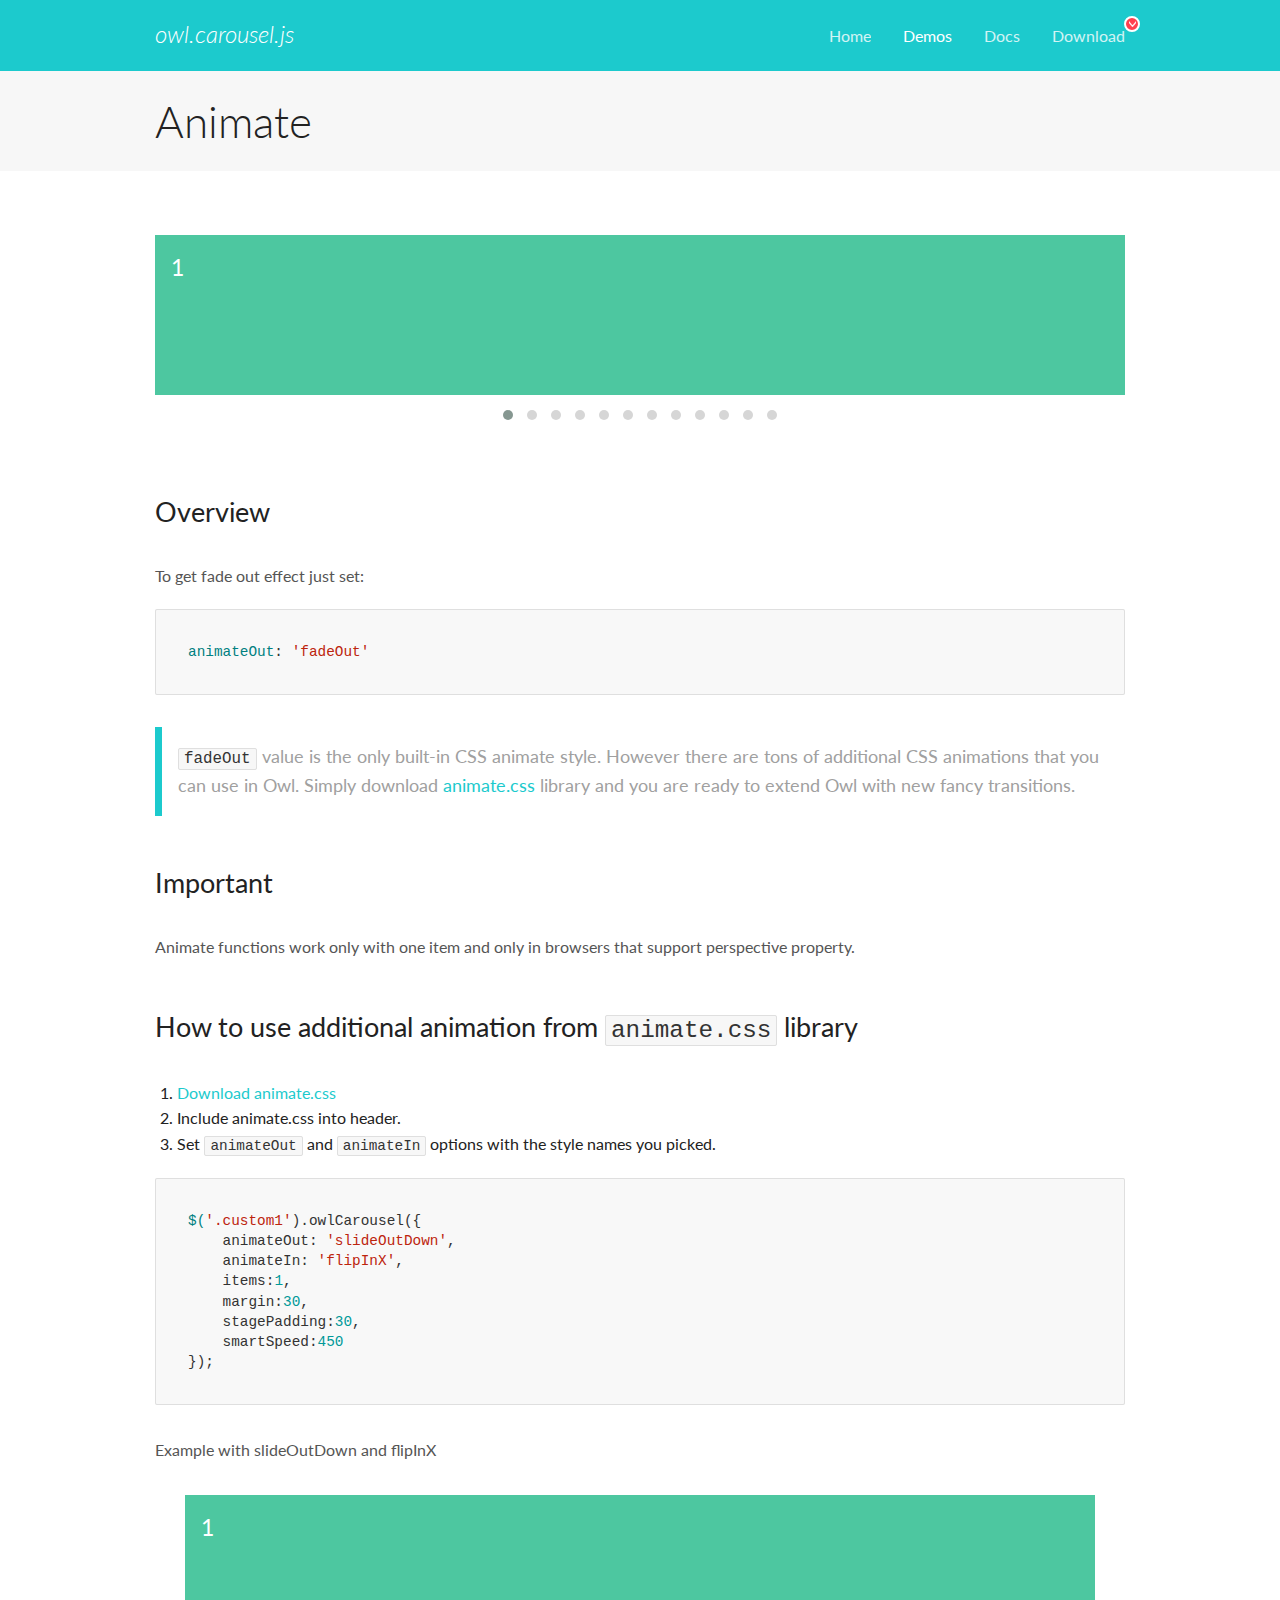
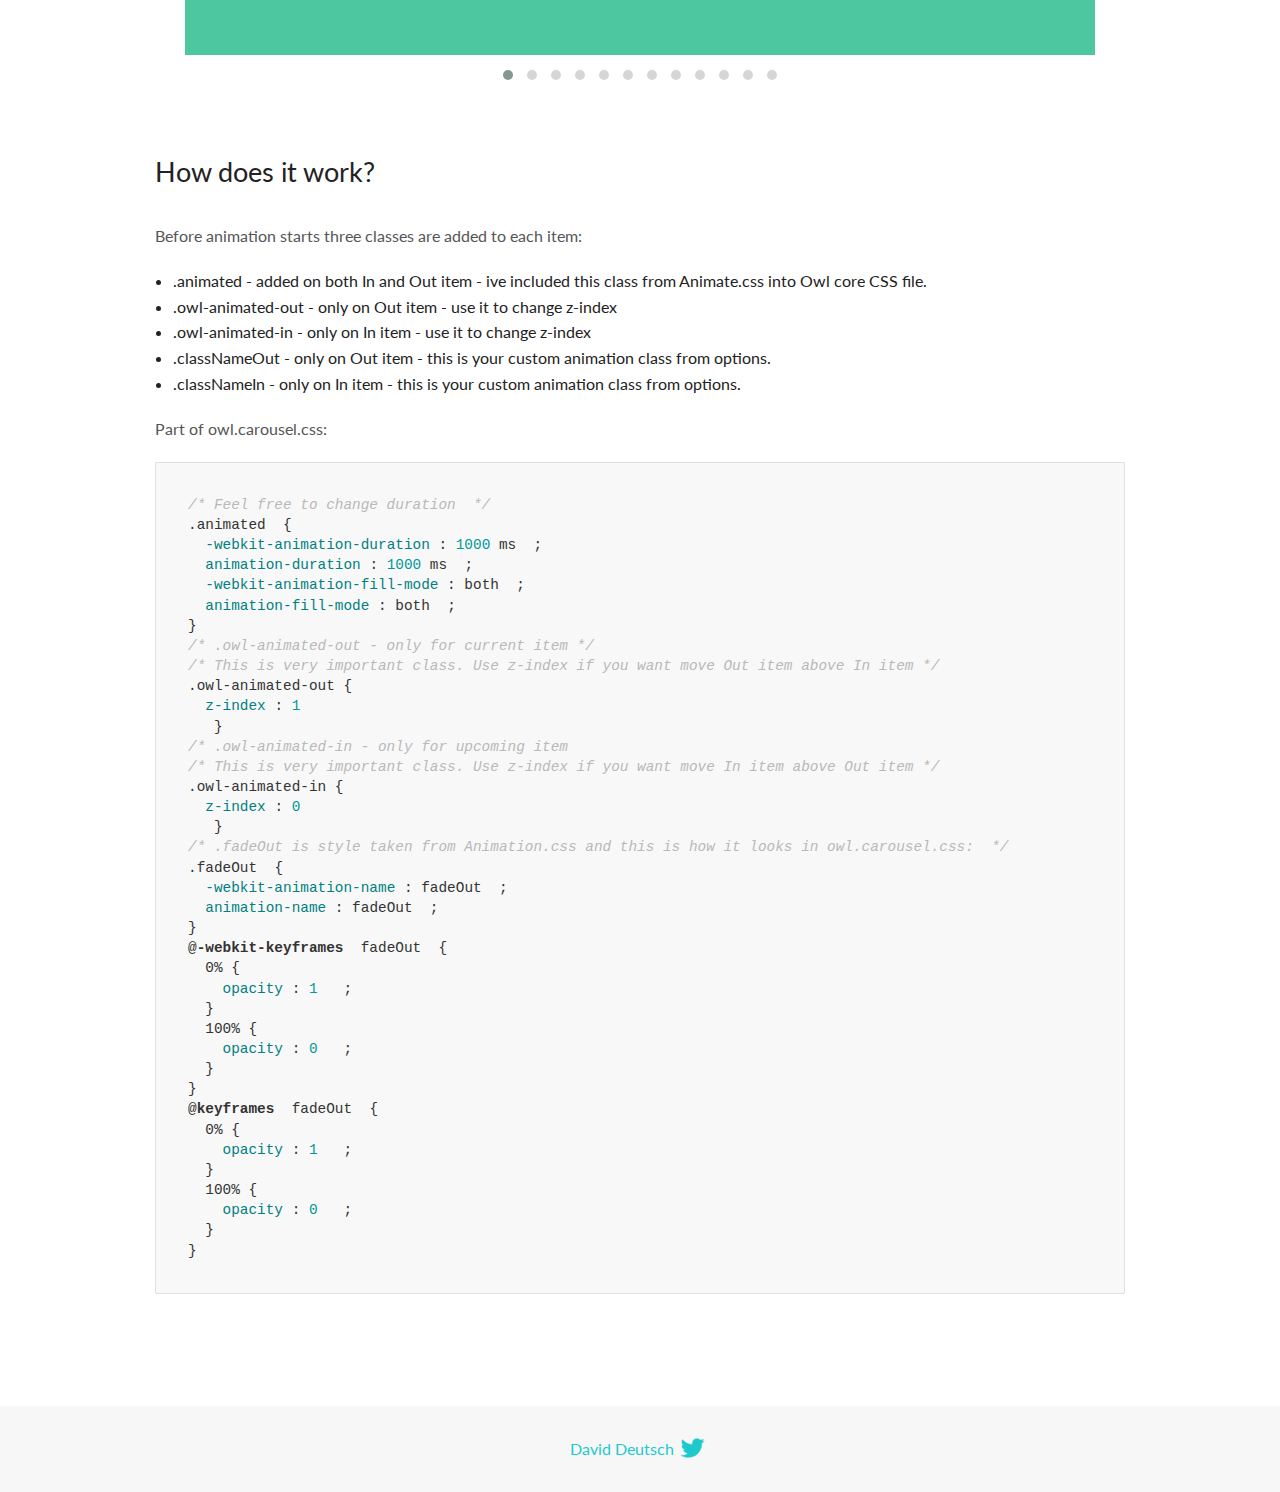
<file: libs/owl.carousel/docs/demos/animate.html>
<!DOCTYPE html>
<html lang="en">
  <head>

    <!-- head -->
    <meta charset="utf-8">
    <meta name="msapplication-tap-highlight" content="no" />
    <meta name="viewport" content="width=device-width, initial-scale=1.0" />
    <meta name="description" content="Animate carousel">
    <meta name="author" content="David Deutsch">
    <title>
      Animate Demo | Owl Carousel | 2.3.4
    </title>

    <!-- Stylesheets -->
    <link href='https://fonts.googleapis.com/css?family=Lato:300,400,700,400italic,300italic' rel='stylesheet' type='text/css'>
    <link rel="stylesheet" href="../assets/css/docs.theme.min.css">

    <!-- Owl Stylesheets -->
    <link rel="stylesheet" href="../assets/owlcarousel/assets/owl.carousel.min.css">
    <link rel="stylesheet" href="../assets/owlcarousel/assets/owl.theme.default.min.css">

    <!-- HTML5 shim and Respond.js IE8 support of HTML5 elements and media queries -->

    <!--[if lt IE 9]>
      <script src="https://oss.maxcdn.com/libs/html5shiv/3.7.0/html5shiv.js"></script>
      <script src="https://oss.maxcdn.com/libs/respond.js/1.3.0/respond.min.js"></script>
    <![endif]-->

    <!-- Favicons -->
    <link rel="apple-touch-icon-precomposed" sizes="144x144" href="../assets/ico/apple-touch-icon-144-precomposed.png">
    <link rel="shortcut icon" href="../assets/ico/favicon.png">
    <link rel="shortcut icon" href="favicon.ico">

    <!-- Yeah i know js should not be in header. Its required for demos.-->

    <!-- javascript -->
    <script src="../assets/vendors/jquery.min.js"></script>
    <script src="../assets/owlcarousel/owl.carousel.js"></script>
  </head>
  <body>

    <!-- header -->
    <header class="header">
      <div class="row">
        <div class="large-12 columns">
          <div class="brand left">
            <h3>
              <a href="/OwlCarousel2/">owl.carousel.js</a> 
            </h3>
          </div>
          <a id="toggle-nav" class="right">
            <span></span> <span></span> <span></span> 
          </a> 
          <div class="nav-bar">
            <ul class="clearfix">
              <li> <a href="/OwlCarousel2/index.html">Home</a>  </li>
              <li class="active">
                <a href="/OwlCarousel2/demos/demos.html">Demos</a> 
              </li>
              <li> <a href="/OwlCarousel2/docs/started-welcome.html">Docs</a>  </li>
              <li>
                <a href="https://github.com/OwlCarousel2/OwlCarousel2/archive/2.3.4.zip">Download</a> 
                <span class="download"></span> 
              </li>
            </ul>
          </div>
        </div>
      </div>
    </header>

    <!-- title -->
    <section class="title">
      <div class="row">
        <div class="large-12 columns">
          <h1>Animate</h1>
        </div>
      </div>
    </section>

    <!--  Demos -->
    <section id="demos">
      <div class="row">
        <div class="large-12 columns">
          <div class="fadeOut owl-carousel owl-theme">
            <div class="item">
              <h4>1</h4>
            </div>
            <div class="item">
              <h4>2</h4>
            </div>
            <div class="item">
              <h4>3</h4>
            </div>
            <div class="item">
              <h4>4</h4>
            </div>
            <div class="item">
              <h4>5</h4>
            </div>
            <div class="item">
              <h4>6</h4>
            </div>
            <div class="item">
              <h4>7</h4>
            </div>
            <div class="item">
              <h4>8</h4>
            </div>
            <div class="item">
              <h4>9</h4>
            </div>
            <div class="item">
              <h4>10</h4>
            </div>
            <div class="item">
              <h4>11</h4>
            </div>
            <div class="item">
              <h4>12</h4>
            </div>
          </div>
          <h3 id="overview">Overview</h3>
          <p>To get fade out effect just set:</p>
          <pre><code>animateOut: &#39;fadeOut&#39;</code></pre>
          <blockquote>
            <p><code>fadeOut</code> value is the only built-in CSS animate style. However there are tons of additional CSS animations that you can use in Owl. Simply download
              <a href="https://daneden.github.io/animate.css/">animate.css</a>  library and you are ready to extend Owl with new fancy transitions.</p>
          </blockquote>
          <h3 id="important">Important</h3>
          <p>Animate functions work only with one item and only in browsers that support perspective property.</p>
          <h3 id="how-to-use-additional-animation-from-animate-css-library">How to use additional animation from <code>animate.css</code> library</h3>
          <ol>
            <li> <a href="https://daneden.github.io/animate.css/">Download animate.css</a>  </li>
            <li>Include animate.css into header.</li>
            <li>Set <code>animateOut</code> and <code>animateIn</code> options with the style names you picked.</li>
          </ol>
          <pre><code>$(&#39;.custom1&#39;).owlCarousel({
    animateOut: &#39;slideOutDown&#39;,
    animateIn: &#39;flipInX&#39;,
    items:1,
    margin:30,
    stagePadding:30,
    smartSpeed:450
});</code></pre>
          <p>Example with slideOutDown and flipInX</p>
          <div class="custom1 owl-carousel owl-theme">
            <div class="item">
              <h4>1</h4>
            </div>
            <div class="item">
              <h4>2</h4>
            </div>
            <div class="item">
              <h4>3</h4>
            </div>
            <div class="item">
              <h4>4</h4>
            </div>
            <div class="item">
              <h4>5</h4>
            </div>
            <div class="item">
              <h4>6</h4>
            </div>
            <div class="item">
              <h4>7</h4>
            </div>
            <div class="item">
              <h4>8</h4>
            </div>
            <div class="item">
              <h4>9</h4>
            </div>
            <div class="item">
              <h4>10</h4>
            </div>
            <div class="item">
              <h4>11</h4>
            </div>
            <div class="item">
              <h4>12</h4>
            </div>
          </div>
          <h3 id="how-does-it-work-">How does it work?</h3>
          <p>Before animation starts three classes are added to each item:</p>
          <ul>
            <li>.animated - added on both In and Out item - ive included this class from Animate.css into Owl core CSS file.</li>
            <li>.owl-animated-out - only on Out item - use it to change z-index</li>
            <li>.owl-animated-in - only on In item - use it to change z-index</li>
            <li>.classNameOut - only on Out item - this is your custom animation class from options.</li>
            <li>.classNameIn - only on In item - this is your custom animation class from options.</li>
          </ul>
          <p>Part of owl.carousel.css:</p>
          <pre><code class="language-css"><span class="comment">/* Feel free to change duration  */</span> 
<span class="class">.animated</span>  <span class="rules">{
  <span class="rule"><span class="attribute">-webkit-animation-duration</span> :<span class="value"> <span class="number">1000</span> ms</span> </span> ;
  <span class="rule"><span class="attribute">animation-duration</span> :<span class="value"> <span class="number">1000</span> ms</span> </span> ;
  <span class="rule"><span class="attribute">-webkit-animation-fill-mode</span> :<span class="value"> both</span> </span> ;
  <span class="rule"><span class="attribute">animation-fill-mode</span> :<span class="value"> both</span> </span> ;
<span class="rule">}</span> </span> 
<span class="comment">/* .owl-animated-out - only for current item */</span> 
<span class="comment">/* This is very important class. Use z-index if you want move Out item above In item */</span> 
<span class="class">.owl-animated-out</span> <span class="rules">{
  <span class="rule"><span class="attribute">z-index</span> :<span class="value"> <span class="number">1</span> 
</span> </span> </span> }
<span class="comment">/* .owl-animated-in - only for upcoming item
/* This is very important class. Use z-index if you want move In item above Out item */</span> 
<span class="class">.owl-animated-in</span> <span class="rules">{
  <span class="rule"><span class="attribute">z-index</span> :<span class="value"> <span class="number">0</span> 
</span> </span> </span> }
<span class="comment">/* .fadeOut is style taken from Animation.css and this is how it looks in owl.carousel.css:  */</span> 
<span class="class">.fadeOut</span>  <span class="rules">{
  <span class="rule"><span class="attribute">-webkit-animation-name</span> :<span class="value"> fadeOut</span> </span> ;
  <span class="rule"><span class="attribute">animation-name</span> :<span class="value"> fadeOut</span> </span> ;
<span class="rule">}</span> </span> 
<span class="at_rule">@<span class="keyword">-webkit-keyframes</span>  fadeOut </span> {
  0% <span class="rules">{
    <span class="rule"><span class="attribute">opacity</span> :<span class="value"> <span class="number">1</span> </span> </span> ;
  <span class="rule">}</span> </span> 
  100% <span class="rules">{
    <span class="rule"><span class="attribute">opacity</span> :<span class="value"> <span class="number">0</span> </span> </span> ;
  <span class="rule">}</span> </span> 
}
<span class="at_rule">@<span class="keyword">keyframes</span>  fadeOut </span> {
  0% <span class="rules">{
    <span class="rule"><span class="attribute">opacity</span> :<span class="value"> <span class="number">1</span> </span> </span> ;
  <span class="rule">}</span> </span> 
  100% <span class="rules">{
    <span class="rule"><span class="attribute">opacity</span> :<span class="value"> <span class="number">0</span> </span> </span> ;
  <span class="rule">}</span> </span> 
}</code></pre>
          <link rel="stylesheet" href="../assets/css/animate.css">
          <script>
            jQuery(document).ready(function($) {
              $('.fadeOut').owlCarousel({
                items: 1,
                animateOut: 'fadeOut',
                loop: true,
                margin: 10,
              });
              $('.custom1').owlCarousel({
                animateOut: 'slideOutDown',
                animateIn: 'flipInX',
                items: 1,
                margin: 30,
                stagePadding: 30,
                smartSpeed: 450
              });
            });
          </script>
        </div>
      </div>
    </section>

    <!-- footer -->
    <footer class="footer">
      <div class="row">
        <div class="large-12 columns">
          <h5>
            <a href="/OwlCarousel2/docs/support-contact.html">David Deutsch</a> 
            <a id="custom-tweet-button" href="https://twitter.com/share?url=https://github.com/OwlCarousel2/OwlCarousel2&text=Owl Carousel - This is so awesome! " target="_blank"></a> 
          </h5>
        </div>
      </div>
    </footer>

    <!-- vendors -->
    <script src="../assets/vendors/highlight.js"></script>
    <script src="../assets/js/app.js"></script>
  </body>
</html>
</file>
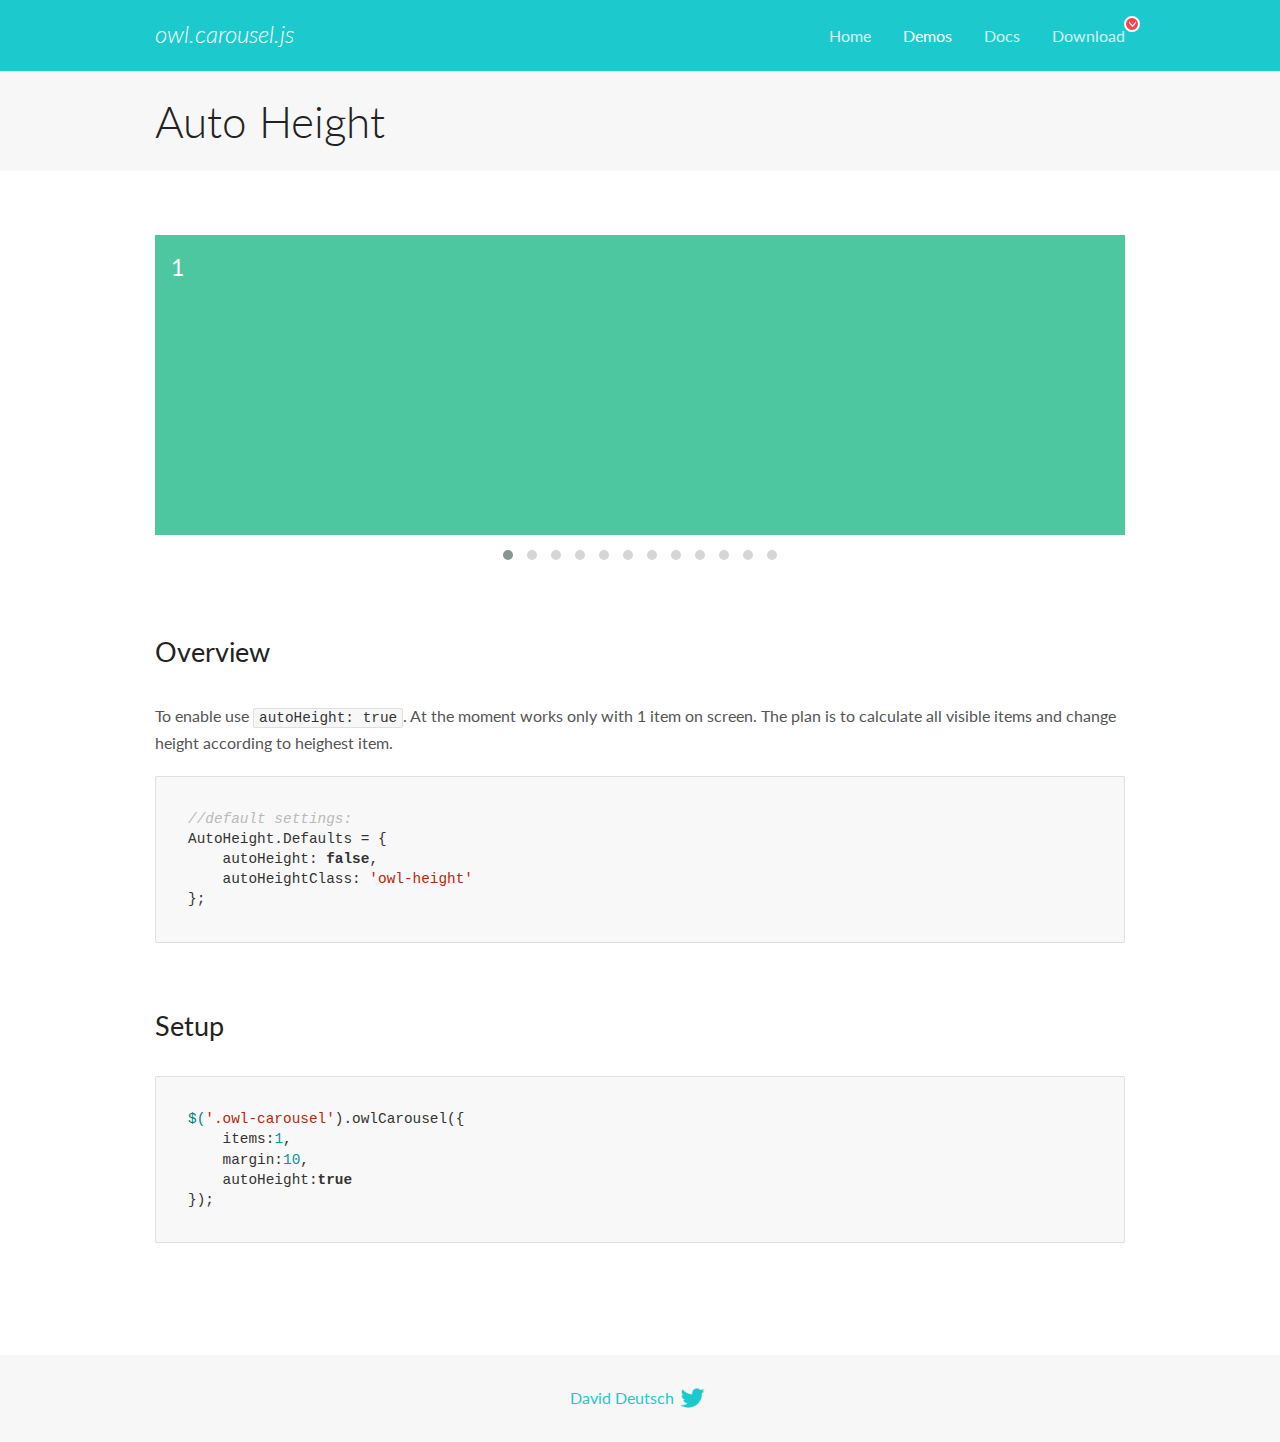
<file: libs/owl.carousel/docs/demos/autoheight.html>
<!DOCTYPE html>
<html lang="en">
  <head>

    <!-- head -->
    <meta charset="utf-8">
    <meta name="msapplication-tap-highlight" content="no" />
    <meta name="viewport" content="width=device-width, initial-scale=1.0" />
    <meta name="description" content="autoHeight usage demo">
    <meta name="author" content="David Deutsch">
    <title>
      Auto Height Demo | Owl Carousel | 2.3.4
    </title>

    <!-- Stylesheets -->
    <link href='https://fonts.googleapis.com/css?family=Lato:300,400,700,400italic,300italic' rel='stylesheet' type='text/css'>
    <link rel="stylesheet" href="../assets/css/docs.theme.min.css">

    <!-- Owl Stylesheets -->
    <link rel="stylesheet" href="../assets/owlcarousel/assets/owl.carousel.min.css">
    <link rel="stylesheet" href="../assets/owlcarousel/assets/owl.theme.default.min.css">

    <!-- HTML5 shim and Respond.js IE8 support of HTML5 elements and media queries -->

    <!--[if lt IE 9]>
      <script src="https://oss.maxcdn.com/libs/html5shiv/3.7.0/html5shiv.js"></script>
      <script src="https://oss.maxcdn.com/libs/respond.js/1.3.0/respond.min.js"></script>
    <![endif]-->

    <!-- Favicons -->
    <link rel="apple-touch-icon-precomposed" sizes="144x144" href="../assets/ico/apple-touch-icon-144-precomposed.png">
    <link rel="shortcut icon" href="../assets/ico/favicon.png">
    <link rel="shortcut icon" href="favicon.ico">

    <!-- Yeah i know js should not be in header. Its required for demos.-->

    <!-- javascript -->
    <script src="../assets/vendors/jquery.min.js"></script>
    <script src="../assets/owlcarousel/owl.carousel.js"></script>
  </head>
  <body>

    <!-- header -->
    <header class="header">
      <div class="row">
        <div class="large-12 columns">
          <div class="brand left">
            <h3>
              <a href="/OwlCarousel2/">owl.carousel.js</a> 
            </h3>
          </div>
          <a id="toggle-nav" class="right">
            <span></span> <span></span> <span></span> 
          </a> 
          <div class="nav-bar">
            <ul class="clearfix">
              <li> <a href="/OwlCarousel2/index.html">Home</a>  </li>
              <li class="active">
                <a href="/OwlCarousel2/demos/demos.html">Demos</a> 
              </li>
              <li> <a href="/OwlCarousel2/docs/started-welcome.html">Docs</a>  </li>
              <li>
                <a href="https://github.com/OwlCarousel2/OwlCarousel2/archive/2.3.4.zip">Download</a> 
                <span class="download"></span> 
              </li>
            </ul>
          </div>
        </div>
      </div>
    </header>

    <!-- title -->
    <section class="title">
      <div class="row">
        <div class="large-12 columns">
          <h1>Auto Height</h1>
        </div>
      </div>
    </section>

    <!--  Demos -->
    <section id="demos">
      <div class="row">
        <div class="large-12 columns">
          <div class="owl-carousel owl-theme">
            <div class="item" style="height:300px">
              <h4>1</h4>
            </div>
            <div class="item" style="height:100px">
              <h4>2</h4>
            </div>
            <div class="item" style="height:500px">
              <h4>3</h4>
            </div>
            <div class="item" style="height:250px">
              <h4>4</h4>
            </div>
            <div class="item" style="height:400px">
              <h4>5</h4>
            </div>
            <div class="item" style="height:500px">
              <h4>6</h4>
            </div>
            <div class="item" style="height:600px">
              <h4>7</h4>
            </div>
            <div class="item" style="height:400px">
              <h4>8</h4>
            </div>
            <div class="item" style="height:300px">
              <h4>9</h4>
            </div>
            <div class="item" style="height:350px">
              <h4>10</h4>
            </div>
            <div class="item" style="height:200px">
              <h4>11</h4>
            </div>
            <div class="item" style="height:150px">
              <h4>12</h4>
            </div>
          </div>
          <h3 id="overview">Overview</h3>
          <p>To enable use <code>autoHeight: true</code>. At the moment works only with 1 item on screen. The plan is to calculate all visible items and change height according to heighest item.</p>
          <pre><code>//default settings:
AutoHeight.Defaults = {
    autoHeight: false,
    autoHeightClass: &#39;owl-height&#39;
};</code></pre>
          <h3 id="setup">Setup</h3>
          <pre><code>$(&#39;.owl-carousel&#39;).owlCarousel({
    items:1,
    margin:10,
    autoHeight:true
});</code></pre>
          <script>
            $(document).ready(function() {
              $('.owl-carousel').owlCarousel({
                items: 1,
                margin: 10,
                autoHeight: true
              });
            })
          </script>
        </div>
      </div>
    </section>

    <!-- footer -->
    <footer class="footer">
      <div class="row">
        <div class="large-12 columns">
          <h5>
            <a href="/OwlCarousel2/docs/support-contact.html">David Deutsch</a> 
            <a id="custom-tweet-button" href="https://twitter.com/share?url=https://github.com/OwlCarousel2/OwlCarousel2&text=Owl Carousel - This is so awesome! " target="_blank"></a> 
          </h5>
        </div>
      </div>
    </footer>

    <!-- vendors -->
    <script src="../assets/vendors/highlight.js"></script>
    <script src="../assets/js/app.js"></script>
  </body>
</html>
</file>
<file: css/style.min.css>
body.compensate-for-scrollbar{overflow:hidden}.fancybox-active{height:auto}.fancybox-is-hidden{left:-9999px;margin:0;position:absolute!important;top:-9999px;visibility:hidden}.fancybox-container{-webkit-backface-visibility:hidden;height:100%;left:0;outline:none;position:fixed;-webkit-tap-highlight-color:transparent;top:0;-ms-touch-action:manipulation;touch-action:manipulation;transform:translateZ(0);width:100%;z-index:4}.fancybox-container *{box-sizing:border-box}.fancybox-bg,.fancybox-inner,.fancybox-outer,.fancybox-stage{bottom:0;left:0;position:absolute;right:0;top:0}.fancybox-outer{-webkit-overflow-scrolling:touch;overflow-y:auto}.fancybox-bg{background:#1e1e1e;opacity:0;transition-duration:inherit;transition-property:opacity;transition-timing-function:cubic-bezier(.47,0,.74,.71)}.fancybox-is-open .fancybox-bg{opacity:.9;transition-timing-function:cubic-bezier(.22,.61,.36,1)}.fancybox-caption,.fancybox-infobar,.fancybox-navigation .fancybox-button,.fancybox-toolbar{direction:ltr;opacity:0;position:absolute;transition:opacity .25s ease,visibility 0s ease .25s;visibility:hidden;z-index:8}.fancybox-show-caption .fancybox-caption,.fancybox-show-infobar .fancybox-infobar,.fancybox-show-nav .fancybox-navigation .fancybox-button,.fancybox-show-toolbar .fancybox-toolbar{opacity:1;transition:opacity .25s ease 0s,visibility 0s ease 0s;visibility:visible}.fancybox-infobar{color:#ccc;font-size:13px;-webkit-font-smoothing:subpixel-antialiased;height:44px;left:0;line-height:44px;min-width:44px;mix-blend-mode:difference;padding:0 10px;pointer-events:none;top:0;-webkit-touch-callout:none;-webkit-user-select:none;-moz-user-select:none;-ms-user-select:none;user-select:none}.fancybox-toolbar{right:0;top:0}.fancybox-stage{direction:ltr;overflow:visible;transform:translateZ(0);z-index:5}.fancybox-is-open .fancybox-stage{overflow:hidden}.fancybox-slide{-webkit-backface-visibility:hidden;display:none;height:100%;left:0;outline:none;overflow:auto;-webkit-overflow-scrolling:touch;padding:44px;position:absolute;text-align:center;top:0;transition-property:transform,opacity;white-space:normal;width:100%;z-index:5}.fancybox-slide:before{content:"";display:inline-block;font-size:0;height:100%;vertical-align:middle;width:0}.fancybox-is-sliding .fancybox-slide,.fancybox-slide--current,.fancybox-slide--next,.fancybox-slide--previous{display:block}.fancybox-slide--image{overflow:hidden;padding:44px 0}.fancybox-slide--image:before{display:none}.fancybox-slide--html{padding:6px}.fancybox-content{background:#fff;display:inline-block;margin:0;max-width:100%;overflow:auto;-webkit-overflow-scrolling:touch;padding:44px;position:relative;text-align:left;vertical-align:middle}.fancybox-slide--image .fancybox-content{animation-timing-function:cubic-bezier(.5,0,.14,1);-webkit-backface-visibility:hidden;background:transparent;background-repeat:no-repeat;background-size:100% 100%;left:0;max-width:none;overflow:visible;padding:0;position:absolute;top:0;transform-origin:top left;transition-property:transform,opacity;-webkit-user-select:none;-moz-user-select:none;-ms-user-select:none;user-select:none;z-index:6}.fancybox-can-zoomOut .fancybox-content{cursor:zoom-out}.fancybox-can-zoomIn .fancybox-content{cursor:zoom-in}.fancybox-can-pan .fancybox-content,.fancybox-can-swipe .fancybox-content{cursor:grab}.fancybox-is-grabbing .fancybox-content{cursor:grabbing}.fancybox-container [data-selectable=true]{cursor:text}.fancybox-image,.fancybox-spaceball{background:transparent;border:0;height:100%;left:0;margin:0;max-height:none;max-width:none;padding:0;position:absolute;top:0;-webkit-user-select:none;-moz-user-select:none;-ms-user-select:none;user-select:none;width:100%}.fancybox-spaceball{z-index:1}.fancybox-slide--iframe .fancybox-content,.fancybox-slide--map .fancybox-content,.fancybox-slide--pdf .fancybox-content,.fancybox-slide--video .fancybox-content{height:100%;overflow:visible;padding:0;width:100%}.fancybox-slide--video .fancybox-content{background:#000}.fancybox-slide--map .fancybox-content{background:#e5e3df}.fancybox-slide--iframe .fancybox-content{background:#fff}.fancybox-iframe,.fancybox-video{background:transparent;border:0;display:block;height:100%;margin:0;overflow:hidden;padding:0;width:100%}.fancybox-iframe{left:0;position:absolute;top:0}.fancybox-error{background:#fff;cursor:default;max-width:400px;padding:40px;width:100%}.fancybox-error p{color:#444;font-size:16px;line-height:20px;margin:0;padding:0}.fancybox-button{background:rgba(30,30,30,.6);border:0;border-radius:0;box-shadow:none;cursor:pointer;display:inline-block;height:44px;margin:0;padding:10px;position:relative;transition:color .2s;vertical-align:top;visibility:inherit;width:44px}.fancybox-button,.fancybox-button:link,.fancybox-button:visited{color:#ccc}.fancybox-button:hover{color:#fff}.fancybox-button:focus{outline:none}.fancybox-button.fancybox-focus{outline:1px dotted}.fancybox-button[disabled],.fancybox-button[disabled]:hover{color:#888;cursor:default;outline:none}.fancybox-button div{height:100%}.fancybox-button svg{display:block;height:100%;overflow:visible;position:relative;width:100%}.fancybox-button svg path{fill:currentColor;stroke-width:0}.fancybox-button--fsenter svg:nth-child(2),.fancybox-button--fsexit svg:first-child,.fancybox-button--pause svg:first-child,.fancybox-button--play svg:nth-child(2){display:none}.fancybox-progress{background:#ff5268;height:2px;left:0;position:absolute;right:0;top:0;transform:scaleX(0);transform-origin:0;transition-property:transform;transition-timing-function:linear;z-index:9}.fancybox-close-small{background:transparent;border:0;border-radius:0;color:#ccc;cursor:pointer;opacity:.8;padding:8px;position:absolute;right:-12px;top:-44px;z-index:2}.fancybox-close-small:hover{color:#fff;opacity:1}.fancybox-slide--html .fancybox-close-small{color:currentColor;padding:10px;right:0;top:0}.fancybox-slide--image.fancybox-is-scaling .fancybox-content{overflow:hidden}.fancybox-is-scaling .fancybox-close-small,.fancybox-is-zoomable.fancybox-can-pan .fancybox-close-small{display:none}.fancybox-navigation .fancybox-button{background-clip:content-box;height:100px;opacity:0;position:absolute;top:calc(50% - 50px);width:70px}.fancybox-navigation .fancybox-button div{padding:7px}.fancybox-navigation .fancybox-button--arrow_left{left:0;left:env(safe-area-inset-left);padding:31px 26px 31px 6px}.fancybox-navigation .fancybox-button--arrow_right{padding:31px 6px 31px 26px;right:0;right:env(safe-area-inset-right)}.fancybox-caption{background:linear-gradient(0deg,rgba(0,0,0,.85),rgba(0,0,0,.3) 50%,rgba(0,0,0,.15) 65%,rgba(0,0,0,.075) 75.5%,rgba(0,0,0,.037) 82.85%,rgba(0,0,0,.019) 88%,transparent);bottom:0;color:#eee;font-size:14px;font-weight:400;left:0;line-height:1.5;padding:75px 44px 25px;pointer-events:none;right:0;text-align:center;z-index:7}@supports (padding:max(0px)){.fancybox-caption{padding:75px max(44px,env(safe-area-inset-right)) max(25px,env(safe-area-inset-bottom)) max(44px,env(safe-area-inset-left))}}.fancybox-caption--separate{margin-top:-50px}.fancybox-caption__body{max-height:50vh;overflow:auto;pointer-events:all}.fancybox-caption a,.fancybox-caption a:link,.fancybox-caption a:visited{color:#ccc;text-decoration:none}.fancybox-caption a:hover{color:#fff;text-decoration:underline}.fancybox-loading{animation:yb 1s linear infinite;background:transparent;border:4px solid #888;border-bottom-color:#fff;border-radius:50%;height:50px;left:50%;margin:-25px 0 0 -25px;opacity:.7;padding:0;position:absolute;top:50%;width:50px;z-index:10}.fancybox-animated{transition-timing-function:cubic-bezier(0,0,.25,1)}.fancybox-fx-slide.fancybox-slide--previous{opacity:0;transform:translate3d(-100%,0,0)}.fancybox-fx-slide.fancybox-slide--next{opacity:0;transform:translate3d(100%,0,0)}.fancybox-fx-slide.fancybox-slide--current{opacity:1;transform:translateZ(0)}.fancybox-fx-fade.fancybox-slide--next,.fancybox-fx-fade.fancybox-slide--previous{opacity:0;transition-timing-function:cubic-bezier(.19,1,.22,1)}.fancybox-fx-fade.fancybox-slide--current{opacity:1}.fancybox-fx-zoom-in-out.fancybox-slide--previous{opacity:0;transform:scale3d(1.5,1.5,1.5)}.fancybox-fx-zoom-in-out.fancybox-slide--next{opacity:0;transform:scale3d(.5,.5,.5)}.fancybox-fx-zoom-in-out.fancybox-slide--current{opacity:1;transform:scaleX(1)}.fancybox-fx-rotate.fancybox-slide--previous{opacity:0;transform:rotate(-1turn)}.fancybox-fx-rotate.fancybox-slide--next{opacity:0;transform:rotate(1turn)}.fancybox-fx-rotate.fancybox-slide--current{opacity:1;transform:rotate(0deg)}.fancybox-fx-circular.fancybox-slide--previous{opacity:0;transform:scale3d(0,0,0) translate3d(-100%,0,0)}.fancybox-fx-circular.fancybox-slide--next{opacity:0;transform:scale3d(0,0,0) translate3d(100%,0,0)}.fancybox-fx-circular.fancybox-slide--current{opacity:1;transform:scaleX(1) translateZ(0)}.fancybox-fx-tube.fancybox-slide--previous{transform:translate3d(-100%,0,0) scale(.1) skew(-10deg)}.fancybox-fx-tube.fancybox-slide--next{transform:translate3d(100%,0,0) scale(.1) skew(10deg)}.fancybox-fx-tube.fancybox-slide--current{transform:translateZ(0) scale(1)}@media (max-height:576px){.fancybox-slide{padding-left:6px;padding-right:6px}.fancybox-slide--image{padding:6px 0}.fancybox-close-small{right:-6px}.fancybox-slide--image .fancybox-close-small{background:#4e4e4e;color:#f2f4f6;height:36px;opacity:1;padding:6px;right:0;top:0;width:36px}.fancybox-caption{padding-left:12px;padding-right:12px}@supports (padding:max(0px)){.fancybox-caption{padding-left:max(12px,env(safe-area-inset-left));padding-right:max(12px,env(safe-area-inset-right))}}}.fancybox-share{background:#f4f4f4;border-radius:3px;max-width:90%;padding:30px;text-align:center}.fancybox-share h1{color:#222;font-size:35px;font-weight:700;margin:0 0 20px}.fancybox-share p{margin:0;padding:0}.fancybox-share__button{border:0;border-radius:3px;display:inline-block;font-size:14px;font-weight:700;line-height:40px;margin:0 5px 10px;min-width:130px;padding:0 15px;text-decoration:none;transition:all .2s;-webkit-user-select:none;-moz-user-select:none;-ms-user-select:none;user-select:none;white-space:nowrap}.fancybox-share__button:link,.fancybox-share__button:visited{color:#fff}.fancybox-share__button:hover{text-decoration:none}.fancybox-share__button--fb{background:#3b5998}.fancybox-share__button--fb:hover{background:#344e86}.fancybox-share__button--pt{background:#bd081d}.fancybox-share__button--pt:hover{background:#aa0719}.fancybox-share__button--tw{background:#1da1f2}.fancybox-share__button--tw:hover{background:#0d95e8}.fancybox-share__button svg{height:25px;margin-right:7px;position:relative;top:-1px;vertical-align:middle;width:25px}.fancybox-share__button svg path{fill:#fff}.fancybox-share__input{background:transparent;border:0;border-bottom:1px solid #d7d7d7;border-radius:0;color:#5d5b5b;font-size:14px;margin:10px 0 0;outline:none;padding:10px 15px;width:100%}.fancybox-thumbs{background:#ddd;bottom:0;display:none;margin:0;-webkit-overflow-scrolling:touch;-ms-overflow-style:-ms-autohiding-scrollbar;padding:2px 2px 4px;position:absolute;right:0;-webkit-tap-highlight-color:rgba(0,0,0,0);top:0;width:212px;z-index:6}.fancybox-thumbs-x{overflow-x:auto;overflow-y:hidden}.fancybox-show-thumbs .fancybox-thumbs{display:block}.fancybox-show-thumbs .fancybox-inner{right:212px}.fancybox-thumbs__list{font-size:0;height:100%;list-style:none;margin:0;overflow-x:hidden;overflow-y:auto;padding:0;position:absolute;position:relative;white-space:nowrap;width:100%}.fancybox-thumbs-x .fancybox-thumbs__list{overflow:hidden}.fancybox-thumbs-y .fancybox-thumbs__list::-webkit-scrollbar{width:7px}.fancybox-thumbs-y .fancybox-thumbs__list::-webkit-scrollbar-track{background:#fff;border-radius:10px;box-shadow:inset 0 0 6px rgba(0,0,0,.3)}.fancybox-thumbs-y .fancybox-thumbs__list::-webkit-scrollbar-thumb{background:#2a2a2a;border-radius:10px}.fancybox-thumbs__list a{-webkit-backface-visibility:hidden;backface-visibility:hidden;background-color:rgba(0,0,0,.1);background-position:50%;background-repeat:no-repeat;background-size:cover;cursor:pointer;float:left;height:75px;margin:2px;max-height:calc(100% - 8px);max-width:calc(50% - 4px);outline:none;overflow:hidden;padding:0;position:relative;-webkit-tap-highlight-color:transparent;width:100px}.fancybox-thumbs__list a:before{border:6px solid #ff5268;bottom:0;content:"";left:0;opacity:0;position:absolute;right:0;top:0;transition:all .2s cubic-bezier(.25,.46,.45,.94);z-index:3}.fancybox-thumbs__list a:focus:before{opacity:.5}.fancybox-thumbs__list a.fancybox-thumbs-active:before{opacity:1}@media (max-width:576px){.fancybox-thumbs{width:110px}.fancybox-show-thumbs .fancybox-inner{right:110px}.fancybox-thumbs__list a{max-width:calc(100% - 10px)}}
/*!
 * animate.css -https://daneden.github.io/animate.css/
 * Version - 3.7.2
 * Licensed under the MIT license - http://opensource.org/licenses/MIT
 *
 * Copyright (c) 2019 Daniel Eden
 */.bounce{animation-name:yb;transform-origin:center bottom}@keyframes a{0%,50%,to{opacity:1}25%,75%{opacity:0}}.flash{animation-name:a}@keyframes b{0%{transform:scaleX(1)}50%{transform:scale3d(1.05,1.05,1.05)}to{transform:scaleX(1)}}.pulse{animation-name:b}@keyframes c{0%{transform:scaleX(1)}30%{transform:scale3d(1.25,.75,1)}40%{transform:scale3d(.75,1.25,1)}50%{transform:scale3d(1.15,.85,1)}65%{transform:scale3d(.95,1.05,1)}75%{transform:scale3d(1.05,.95,1)}to{transform:scaleX(1)}}.rubberBand{animation-name:c}@keyframes d{0%,to{transform:translateZ(0)}10%,30%,50%,70%,90%{transform:translate3d(-10px,0,0)}20%,40%,60%,80%{transform:translate3d(10px,0,0)}}.shake{animation-name:d}@keyframes e{0%{transform:translateX(0)}6.5%{transform:translateX(-6px) rotateY(-9deg)}18.5%{transform:translateX(5px) rotateY(7deg)}31.5%{transform:translateX(-3px) rotateY(-5deg)}43.5%{transform:translateX(2px) rotateY(3deg)}50%{transform:translateX(0)}}.headShake{animation-timing-function:ease-in-out;animation-name:e}@keyframes f{20%{transform:rotate(15deg)}40%{transform:rotate(-10deg)}60%{transform:rotate(5deg)}80%{transform:rotate(-5deg)}to{transform:rotate(0deg)}}.swing{transform-origin:top center;animation-name:f}@keyframes g{0%{transform:scaleX(1)}10%,20%{transform:scale3d(.9,.9,.9) rotate(-3deg)}30%,50%,70%,90%{transform:scale3d(1.1,1.1,1.1) rotate(3deg)}40%,60%,80%{transform:scale3d(1.1,1.1,1.1) rotate(-3deg)}to{transform:scaleX(1)}}.tada{animation-name:g}@keyframes h{0%{transform:translateZ(0)}15%{transform:translate3d(-25%,0,0) rotate(-5deg)}30%{transform:translate3d(20%,0,0) rotate(3deg)}45%{transform:translate3d(-15%,0,0) rotate(-3deg)}60%{transform:translate3d(10%,0,0) rotate(2deg)}75%{transform:translate3d(-5%,0,0) rotate(-1deg)}to{transform:translateZ(0)}}.wobble{animation-name:h}@keyframes i{0%,11.1%,to{transform:translateZ(0)}22.2%{transform:skewX(-12.5deg) skewY(-12.5deg)}33.3%{transform:skewX(6.25deg) skewY(6.25deg)}44.4%{transform:skewX(-3.125deg) skewY(-3.125deg)}55.5%{transform:skewX(1.5625deg) skewY(1.5625deg)}66.6%{transform:skewX(-.78125deg) skewY(-.78125deg)}77.7%{transform:skewX(.390625deg) skewY(.390625deg)}88.8%{transform:skewX(-.1953125deg) skewY(-.1953125deg)}}.jello{animation-name:i;transform-origin:center}@keyframes j{0%{transform:scale(1)}14%{transform:scale(1.3)}28%{transform:scale(1)}42%{transform:scale(1.3)}70%{transform:scale(1)}}.heartBeat{animation-name:j;animation-duration:1.3s;animation-timing-function:ease-in-out}@keyframes k{0%,20%,40%,60%,80%,to{animation-timing-function:cubic-bezier(.215,.61,.355,1)}0%{opacity:0;transform:scale3d(.3,.3,.3)}20%{transform:scale3d(1.1,1.1,1.1)}40%{transform:scale3d(.9,.9,.9)}60%{opacity:1;transform:scale3d(1.03,1.03,1.03)}80%{transform:scale3d(.97,.97,.97)}to{opacity:1;transform:scaleX(1)}}.bounceIn{animation-duration:.75s;animation-name:k}@keyframes l{0%,60%,75%,90%,to{animation-timing-function:cubic-bezier(.215,.61,.355,1)}0%{opacity:0;transform:translate3d(0,-3000px,0)}60%{opacity:1;transform:translate3d(0,25px,0)}75%{transform:translate3d(0,-10px,0)}90%{transform:translate3d(0,5px,0)}to{transform:translateZ(0)}}.bounceInDown{animation-name:l}@keyframes m{0%,60%,75%,90%,to{animation-timing-function:cubic-bezier(.215,.61,.355,1)}0%{opacity:0;transform:translate3d(-3000px,0,0)}60%{opacity:1;transform:translate3d(25px,0,0)}75%{transform:translate3d(-10px,0,0)}90%{transform:translate3d(5px,0,0)}to{transform:translateZ(0)}}.bounceInLeft{animation-name:m}@keyframes n{0%,60%,75%,90%,to{animation-timing-function:cubic-bezier(.215,.61,.355,1)}0%{opacity:0;transform:translate3d(3000px,0,0)}60%{opacity:1;transform:translate3d(-25px,0,0)}75%{transform:translate3d(10px,0,0)}90%{transform:translate3d(-5px,0,0)}to{transform:translateZ(0)}}.bounceInRight{animation-name:n}@keyframes o{0%,60%,75%,90%,to{animation-timing-function:cubic-bezier(.215,.61,.355,1)}0%{opacity:0;transform:translate3d(0,3000px,0)}60%{opacity:1;transform:translate3d(0,-20px,0)}75%{transform:translate3d(0,10px,0)}90%{transform:translate3d(0,-5px,0)}to{transform:translateZ(0)}}.bounceInUp{animation-name:o}@keyframes p{20%{transform:scale3d(.9,.9,.9)}50%,55%{opacity:1;transform:scale3d(1.1,1.1,1.1)}to{opacity:0;transform:scale3d(.3,.3,.3)}}.bounceOut{animation-duration:.75s;animation-name:p}@keyframes q{20%{transform:translate3d(0,10px,0)}40%,45%{opacity:1;transform:translate3d(0,-20px,0)}to{opacity:0;transform:translate3d(0,2000px,0)}}.bounceOutDown{animation-name:q}@keyframes r{20%{opacity:1;transform:translate3d(20px,0,0)}to{opacity:0;transform:translate3d(-2000px,0,0)}}.bounceOutLeft{animation-name:r}@keyframes s{20%{opacity:1;transform:translate3d(-20px,0,0)}to{opacity:0;transform:translate3d(2000px,0,0)}}.bounceOutRight{animation-name:s}@keyframes t{20%{transform:translate3d(0,-10px,0)}40%,45%{opacity:1;transform:translate3d(0,20px,0)}to{opacity:0;transform:translate3d(0,-2000px,0)}}.bounceOutUp{animation-name:t}@keyframes u{0%{opacity:0}to{opacity:1}}.fadeIn{animation-name:u}@keyframes v{0%{opacity:0;transform:translate3d(0,-100%,0)}to{opacity:1;transform:translateZ(0)}}.fadeInDown{animation-name:v}@keyframes w{0%{opacity:0;transform:translate3d(0,-2000px,0)}to{opacity:1;transform:translateZ(0)}}.fadeInDownBig{animation-name:w}@keyframes x{0%{opacity:0;transform:translate3d(-100%,0,0)}to{opacity:1;transform:translateZ(0)}}.fadeInLeft{animation-name:x}@keyframes y{0%{opacity:0;transform:translate3d(-2000px,0,0)}to{opacity:1;transform:translateZ(0)}}.fadeInLeftBig{animation-name:y}@keyframes z{0%{opacity:0;transform:translate3d(100%,0,0)}to{opacity:1;transform:translateZ(0)}}.fadeInRight{animation-name:z}@keyframes A{0%{opacity:0;transform:translate3d(2000px,0,0)}to{opacity:1;transform:translateZ(0)}}.fadeInRightBig{animation-name:A}@keyframes B{0%{opacity:0;transform:translate3d(0,100%,0)}to{opacity:1;transform:translateZ(0)}}.fadeInUp{animation-name:B}@keyframes C{0%{opacity:0;transform:translate3d(0,2000px,0)}to{opacity:1;transform:translateZ(0)}}.fadeInUpBig{animation-name:C}.fadeOut{animation-name:yb}@keyframes D{0%{opacity:1}to{opacity:0;transform:translate3d(0,100%,0)}}.fadeOutDown{animation-name:D}@keyframes E{0%{opacity:1}to{opacity:0;transform:translate3d(0,2000px,0)}}.fadeOutDownBig{animation-name:E}@keyframes F{0%{opacity:1}to{opacity:0;transform:translate3d(-100%,0,0)}}.fadeOutLeft{animation-name:F}@keyframes G{0%{opacity:1}to{opacity:0;transform:translate3d(-2000px,0,0)}}.fadeOutLeftBig{animation-name:G}@keyframes H{0%{opacity:1}to{opacity:0;transform:translate3d(100%,0,0)}}.fadeOutRight{animation-name:H}@keyframes I{0%{opacity:1}to{opacity:0;transform:translate3d(2000px,0,0)}}.fadeOutRightBig{animation-name:I}@keyframes J{0%{opacity:1}to{opacity:0;transform:translate3d(0,-100%,0)}}.fadeOutUp{animation-name:J}@keyframes K{0%{opacity:1}to{opacity:0;transform:translate3d(0,-2000px,0)}}.fadeOutUpBig{animation-name:K}@keyframes L{0%{transform:perspective(400px) scaleX(1) translateZ(0) rotateY(-1turn);animation-timing-function:ease-out}40%{transform:perspective(400px) scaleX(1) translateZ(150px) rotateY(-190deg);animation-timing-function:ease-out}50%{transform:perspective(400px) scaleX(1) translateZ(150px) rotateY(-170deg);animation-timing-function:ease-in}80%{transform:perspective(400px) scale3d(.95,.95,.95) translateZ(0) rotateY(0deg);animation-timing-function:ease-in}to{transform:perspective(400px) scaleX(1) translateZ(0) rotateY(0deg);animation-timing-function:ease-in}}.animated.flip{-webkit-backface-visibility:visible;backface-visibility:visible;animation-name:L}@keyframes M{0%{transform:perspective(400px) rotateX(90deg);animation-timing-function:ease-in;opacity:0}40%{transform:perspective(400px) rotateX(-20deg);animation-timing-function:ease-in}60%{transform:perspective(400px) rotateX(10deg);opacity:1}80%{transform:perspective(400px) rotateX(-5deg)}to{transform:perspective(400px)}}.flipInX{-webkit-backface-visibility:visible!important;backface-visibility:visible!important;animation-name:M}@keyframes N{0%{transform:perspective(400px) rotateY(90deg);animation-timing-function:ease-in;opacity:0}40%{transform:perspective(400px) rotateY(-20deg);animation-timing-function:ease-in}60%{transform:perspective(400px) rotateY(10deg);opacity:1}80%{transform:perspective(400px) rotateY(-5deg)}to{transform:perspective(400px)}}.flipInY{-webkit-backface-visibility:visible!important;backface-visibility:visible!important;animation-name:N}@keyframes O{0%{transform:perspective(400px)}30%{transform:perspective(400px) rotateX(-20deg);opacity:1}to{transform:perspective(400px) rotateX(90deg);opacity:0}}.flipOutX{animation-duration:.75s;animation-name:O;-webkit-backface-visibility:visible!important;backface-visibility:visible!important}@keyframes P{0%{transform:perspective(400px)}30%{transform:perspective(400px) rotateY(-15deg);opacity:1}to{transform:perspective(400px) rotateY(90deg);opacity:0}}.flipOutY{animation-duration:.75s;-webkit-backface-visibility:visible!important;backface-visibility:visible!important;animation-name:P}@keyframes Q{0%{transform:translate3d(100%,0,0) skewX(-30deg);opacity:0}60%{transform:skewX(20deg);opacity:1}80%{transform:skewX(-5deg)}to{transform:translateZ(0)}}.lightSpeedIn{animation-name:Q;animation-timing-function:ease-out}@keyframes R{0%{opacity:1}to{transform:translate3d(100%,0,0) skewX(30deg);opacity:0}}.lightSpeedOut{animation-name:R;animation-timing-function:ease-in}@keyframes S{0%{transform-origin:center;transform:rotate(-200deg);opacity:0}to{transform-origin:center;transform:translateZ(0);opacity:1}}.rotateIn{animation-name:S}@keyframes T{0%{transform-origin:left bottom;transform:rotate(-45deg);opacity:0}to{transform-origin:left bottom;transform:translateZ(0);opacity:1}}.rotateInDownLeft{animation-name:T}@keyframes U{0%{transform-origin:right bottom;transform:rotate(45deg);opacity:0}to{transform-origin:right bottom;transform:translateZ(0);opacity:1}}.rotateInDownRight{animation-name:U}@keyframes V{0%{transform-origin:left bottom;transform:rotate(45deg);opacity:0}to{transform-origin:left bottom;transform:translateZ(0);opacity:1}}.rotateInUpLeft{animation-name:V}@keyframes W{0%{transform-origin:right bottom;transform:rotate(-90deg);opacity:0}to{transform-origin:right bottom;transform:translateZ(0);opacity:1}}.rotateInUpRight{animation-name:W}@keyframes X{0%{transform-origin:center;opacity:1}to{transform-origin:center;transform:rotate(200deg);opacity:0}}.rotateOut{animation-name:X}@keyframes Y{0%{transform-origin:left bottom;opacity:1}to{transform-origin:left bottom;transform:rotate(45deg);opacity:0}}.rotateOutDownLeft{animation-name:Y}@keyframes Z{0%{transform-origin:right bottom;opacity:1}to{transform-origin:right bottom;transform:rotate(-45deg);opacity:0}}.rotateOutDownRight{animation-name:Z}@keyframes ab{0%{transform-origin:left bottom;opacity:1}to{transform-origin:left bottom;transform:rotate(-45deg);opacity:0}}.rotateOutUpLeft{animation-name:ab}@keyframes bb{0%{transform-origin:right bottom;opacity:1}to{transform-origin:right bottom;transform:rotate(90deg);opacity:0}}.rotateOutUpRight{animation-name:bb}@keyframes cb{0%{transform-origin:top left;animation-timing-function:ease-in-out}20%,60%{transform:rotate(80deg);transform-origin:top left;animation-timing-function:ease-in-out}40%,80%{transform:rotate(60deg);transform-origin:top left;animation-timing-function:ease-in-out;opacity:1}to{transform:translate3d(0,700px,0);opacity:0}}.hinge{animation-duration:2s;animation-name:cb}@keyframes db{0%{opacity:0;transform:scale(.1) rotate(30deg);transform-origin:center bottom}50%{transform:rotate(-10deg)}70%{transform:rotate(3deg)}to{opacity:1;transform:scale(1)}}.jackInTheBox{animation-name:db}@keyframes eb{0%{opacity:0;transform:translate3d(-100%,0,0) rotate(-120deg)}to{opacity:1;transform:translateZ(0)}}.rollIn{animation-name:eb}@keyframes fb{0%{opacity:1}to{opacity:0;transform:translate3d(100%,0,0) rotate(120deg)}}.rollOut{animation-name:fb}@keyframes gb{0%{opacity:0;transform:scale3d(.3,.3,.3)}50%{opacity:1}}.zoomIn{animation-name:gb}@keyframes hb{0%{opacity:0;transform:scale3d(.1,.1,.1) translate3d(0,-1000px,0);animation-timing-function:cubic-bezier(.55,.055,.675,.19)}60%{opacity:1;transform:scale3d(.475,.475,.475) translate3d(0,60px,0);animation-timing-function:cubic-bezier(.175,.885,.32,1)}}.zoomInDown{animation-name:hb}@keyframes ib{0%{opacity:0;transform:scale3d(.1,.1,.1) translate3d(-1000px,0,0);animation-timing-function:cubic-bezier(.55,.055,.675,.19)}60%{opacity:1;transform:scale3d(.475,.475,.475) translate3d(10px,0,0);animation-timing-function:cubic-bezier(.175,.885,.32,1)}}.zoomInLeft{animation-name:ib}@keyframes jb{0%{opacity:0;transform:scale3d(.1,.1,.1) translate3d(1000px,0,0);animation-timing-function:cubic-bezier(.55,.055,.675,.19)}60%{opacity:1;transform:scale3d(.475,.475,.475) translate3d(-10px,0,0);animation-timing-function:cubic-bezier(.175,.885,.32,1)}}.zoomInRight{animation-name:jb}@keyframes kb{0%{opacity:0;transform:scale3d(.1,.1,.1) translate3d(0,1000px,0);animation-timing-function:cubic-bezier(.55,.055,.675,.19)}60%{opacity:1;transform:scale3d(.475,.475,.475) translate3d(0,-60px,0);animation-timing-function:cubic-bezier(.175,.885,.32,1)}}.zoomInUp{animation-name:kb}@keyframes lb{0%{opacity:1}50%{opacity:0;transform:scale3d(.3,.3,.3)}to{opacity:0}}.zoomOut{animation-name:lb}@keyframes mb{40%{opacity:1;transform:scale3d(.475,.475,.475) translate3d(0,-60px,0);animation-timing-function:cubic-bezier(.55,.055,.675,.19)}to{opacity:0;transform:scale3d(.1,.1,.1) translate3d(0,2000px,0);transform-origin:center bottom;animation-timing-function:cubic-bezier(.175,.885,.32,1)}}.zoomOutDown{animation-name:mb}@keyframes nb{40%{opacity:1;transform:scale3d(.475,.475,.475) translate3d(42px,0,0)}to{opacity:0;transform:scale(.1) translate3d(-2000px,0,0);transform-origin:left center}}.zoomOutLeft{animation-name:nb}@keyframes ob{40%{opacity:1;transform:scale3d(.475,.475,.475) translate3d(-42px,0,0)}to{opacity:0;transform:scale(.1) translate3d(2000px,0,0);transform-origin:right center}}.zoomOutRight{animation-name:ob}@keyframes pb{40%{opacity:1;transform:scale3d(.475,.475,.475) translate3d(0,60px,0);animation-timing-function:cubic-bezier(.55,.055,.675,.19)}to{opacity:0;transform:scale3d(.1,.1,.1) translate3d(0,-2000px,0);transform-origin:center bottom;animation-timing-function:cubic-bezier(.175,.885,.32,1)}}.zoomOutUp{animation-name:pb}@keyframes qb{0%{transform:translate3d(0,-100%,0);visibility:visible}to{transform:translateZ(0)}}.slideInDown{animation-name:qb}@keyframes rb{0%{transform:translate3d(-100%,0,0);visibility:visible}to{transform:translateZ(0)}}.slideInLeft{animation-name:rb}@keyframes sb{0%{transform:translate3d(100%,0,0);visibility:visible}to{transform:translateZ(0)}}.slideInRight{animation-name:sb}@keyframes tb{0%{transform:translate3d(0,100%,0);visibility:visible}to{transform:translateZ(0)}}.slideInUp{animation-name:tb}@keyframes ub{0%{transform:translateZ(0)}to{visibility:hidden;transform:translate3d(0,100%,0)}}.slideOutDown{animation-name:ub}@keyframes vb{0%{transform:translateZ(0)}to{visibility:hidden;transform:translate3d(-100%,0,0)}}.slideOutLeft{animation-name:vb}@keyframes wb{0%{transform:translateZ(0)}to{visibility:hidden;transform:translate3d(100%,0,0)}}.slideOutRight{animation-name:wb}@keyframes xb{0%{transform:translateZ(0)}to{visibility:hidden;transform:translate3d(0,-100%,0)}}.slideOutUp{animation-name:xb}.animated{animation-duration:1s;animation-fill-mode:both}.animated.infinite{animation-iteration-count:infinite}.animated.delay-1s{animation-delay:1s}.animated.delay-2s{animation-delay:2s}.animated.delay-3s{animation-delay:3s}.animated.delay-4s{animation-delay:4s}.animated.delay-5s{animation-delay:5s}.animated.fast{animation-duration:.8s}.animated.faster{animation-duration:.5s}.animated.slow{animation-duration:2s}.animated.slower{animation-duration:3s}@media (prefers-reduced-motion:reduce),(print){.animated{animation-duration:1ms!important;transition-duration:1ms!important;animation-iteration-count:1!important}}.owl-carousel,.owl-carousel .owl-item{-webkit-tap-highlight-color:transparent;position:relative}.owl-carousel{display:none;width:100%;z-index:1}.owl-carousel .owl-stage{position:relative;-ms-touch-action:pan-Y;touch-action:manipulation;-moz-backface-visibility:hidden}.owl-carousel .owl-stage:after{content:".";display:block;clear:both;visibility:hidden;line-height:0;height:0}.owl-carousel .owl-stage-outer{position:relative;overflow:hidden;-webkit-transform:translateZ(0)}.owl-carousel .owl-item,.owl-carousel .owl-wrapper{-webkit-backface-visibility:hidden;-moz-backface-visibility:hidden;-ms-backface-visibility:hidden;-webkit-transform:translateZ(0);-moz-transform:translateZ(0);-ms-transform:translateZ(0)}.owl-carousel .owl-item{min-height:1px;float:left;-webkit-backface-visibility:hidden;-webkit-touch-callout:none}.owl-carousel .owl-item img{display:block;width:100%}.owl-carousel .owl-dots.disabled,.owl-carousel .owl-nav.disabled{display:none}.no-js .owl-carousel,.owl-carousel.owl-loaded{display:block}.owl-carousel .owl-dot,.owl-carousel .owl-nav .owl-next,.owl-carousel .owl-nav .owl-prev{cursor:pointer;-webkit-user-select:none;-moz-user-select:none;-ms-user-select:none;user-select:none}.owl-carousel .owl-nav button.owl-next,.owl-carousel .owl-nav button.owl-prev,.owl-carousel button.owl-dot{background:0 0;color:inherit;border:none;padding:0!important;font:inherit}.owl-carousel.owl-loading{opacity:0;display:block}.owl-carousel.owl-hidden{opacity:0}.owl-carousel.owl-refresh .owl-item{visibility:hidden}.owl-carousel.owl-drag .owl-item{-ms-touch-action:pan-y;touch-action:pan-y;-webkit-user-select:none;-moz-user-select:none;-ms-user-select:none;user-select:none}.owl-carousel.owl-grab{cursor:move;cursor:grab}.owl-carousel.owl-rtl{direction:rtl}.owl-carousel.owl-rtl .owl-item{float:right}.owl-carousel .animated{animation-duration:1s;animation-fill-mode:both}.owl-carousel .owl-animated-in{z-index:0}.owl-carousel .owl-animated-out{z-index:1}.owl-carousel .fadeOut{animation-name:yb}@keyframes yb{0%{opacity:1}to{opacity:0}}.owl-height{transition:height .5s ease-in-out}.owl-carousel .owl-item .owl-lazy{opacity:0;transition:opacity .4s ease}.owl-carousel .owl-item .owl-lazy:not([src]),.owl-carousel .owl-item .owl-lazy[src^=""]{max-height:0}.owl-carousel .owl-item img.owl-lazy{transform-style:preserve-3d}.owl-carousel .owl-video-wrapper{position:relative;height:100%;background:#000}.owl-carousel .owl-video-play-icon{position:absolute;height:80px;width:80px;left:50%;top:50%;margin-left:-40px;margin-top:-40px;background:url(owl.video.play.png) no-repeat;cursor:pointer;z-index:1;-webkit-backface-visibility:hidden;transition:transform .1s ease}.owl-carousel .owl-video-play-icon:hover{transform:scale(1.3)}.owl-carousel .owl-video-playing .owl-video-play-icon,.owl-carousel .owl-video-playing .owl-video-tn{display:none}.owl-carousel .owl-video-tn{opacity:0;height:100%;background-position:50%;background-repeat:no-repeat;background-size:contain;transition:opacity .4s ease}.owl-carousel .owl-video-frame{position:relative;z-index:1;height:100%;width:100%}
/*!
 *  Font Awesome 4.7.0 by @davegandy - http://fontawesome.io - @fontawesome
 *  License - http://fontawesome.io/license (Font: SIL OFL 1.1, CSS: MIT License)
 */@font-face{font-family:FontAwesome;src:url(../fonts/fontawesome/fonts/fontawesome-webfont.eot?v=4.7.0);src:url(../fonts/fontawesome/fonts/fontawesome-webfont.eot?#iefix&v=4.7.0) format("embedded-opentype"),url(../fonts/fontawesome/fonts/fontawesome-webfont.woff2?v=4.7.0) format("woff2"),url(../fonts/fontawesome/fonts/fontawesome-webfont.woff?v=4.7.0) format("woff"),url(../fonts/fontawesome/fonts/fontawesome-webfont.ttf?v=4.7.0) format("truetype"),url(../fonts/fontawesome/fonts/fontawesome-webfont.svg?v=4.7.0#fontawesomeregular) format("svg");font-weight:400;font-style:normal}.fa{display:inline-block;font:normal normal normal 14px/1 FontAwesome;font-size:inherit;text-rendering:auto;-webkit-font-smoothing:antialiased;-moz-osx-font-smoothing:grayscale}.fa-lg{font-size:1.33333333em;line-height:.75em;vertical-align:-15%}.fa-2x{font-size:2em}.fa-3x{font-size:3em}.fa-4x{font-size:4em}.fa-5x{font-size:5em}.fa-fw{width:1.28571429em;text-align:center}.fa-ul{padding-left:0;margin-left:2.14285714em;list-style-type:none}.fa-ul>li{position:relative}.fa-li{position:absolute;left:-2.14285714em;width:2.14285714em;top:.14285714em;text-align:center}.fa-li.fa-lg{left:-1.85714286em}.fa-border{padding:.2em .25em .15em;border:.08em solid #eee;border-radius:.1em}.fa-pull-left{float:left}.fa-pull-right{float:right}.fa.fa-pull-left{margin-right:.3em}.fa.fa-pull-right{margin-left:.3em}.pull-right{float:right}.pull-left{float:left}.fa.pull-left{margin-right:.3em}.fa.pull-right{margin-left:.3em}.fa-spin{animation:a 2s infinite linear}.fa-pulse{animation:a 1s infinite steps(8)}@keyframes a{0%{transform:rotate(0deg)}to{transform:rotate(359deg)}}.fa-rotate-90{-ms-filter:"progid:DXImageTransform.Microsoft.BasicImage(rotation=1)";transform:rotate(90deg)}.fa-rotate-180{-ms-filter:"progid:DXImageTransform.Microsoft.BasicImage(rotation=2)";transform:rotate(180deg)}.fa-rotate-270{-ms-filter:"progid:DXImageTransform.Microsoft.BasicImage(rotation=3)";transform:rotate(270deg)}.fa-flip-horizontal{-ms-filter:"progid:DXImageTransform.Microsoft.BasicImage(rotation=0, mirror=1)";transform:scaleX(-1)}.fa-flip-vertical{-ms-filter:"progid:DXImageTransform.Microsoft.BasicImage(rotation=2, mirror=1)";transform:scaleY(-1)}:root .fa-flip-horizontal,:root .fa-flip-vertical,:root .fa-rotate-90,:root .fa-rotate-180,:root .fa-rotate-270{filter:none}.fa-stack{position:relative;display:inline-block;width:2em;height:2em;line-height:2em;vertical-align:middle}.fa-stack-1x,.fa-stack-2x{position:absolute;left:0;width:100%;text-align:center}.fa-stack-1x{line-height:inherit}.fa-stack-2x{font-size:2em}.fa-inverse{color:#fff}.fa-glass:before{content:"\f000"}.fa-music:before{content:"\f001"}.fa-search:before{content:"\f002"}.fa-envelope-o:before{content:"\f003"}.fa-heart:before{content:"\f004"}.fa-star:before{content:"\f005"}.fa-star-o:before{content:"\f006"}.fa-user:before{content:"\f007"}.fa-film:before{content:"\f008"}.fa-th-large:before{content:"\f009"}.fa-th:before{content:"\f00a"}.fa-th-list:before{content:"\f00b"}.fa-check:before{content:"\f00c"}.fa-close:before,.fa-remove:before,.fa-times:before{content:"\f00d"}.fa-search-plus:before{content:"\f00e"}.fa-search-minus:before{content:"\f010"}.fa-power-off:before{content:"\f011"}.fa-signal:before{content:"\f012"}.fa-cog:before,.fa-gear:before{content:"\f013"}.fa-trash-o:before{content:"\f014"}.fa-home:before{content:"\f015"}.fa-file-o:before{content:"\f016"}.fa-clock-o:before{content:"\f017"}.fa-road:before{content:"\f018"}.fa-download:before{content:"\f019"}.fa-arrow-circle-o-down:before{content:"\f01a"}.fa-arrow-circle-o-up:before{content:"\f01b"}.fa-inbox:before{content:"\f01c"}.fa-play-circle-o:before{content:"\f01d"}.fa-repeat:before,.fa-rotate-right:before{content:"\f01e"}.fa-refresh:before{content:"\f021"}.fa-list-alt:before{content:"\f022"}.fa-lock:before{content:"\f023"}.fa-flag:before{content:"\f024"}.fa-headphones:before{content:"\f025"}.fa-volume-off:before{content:"\f026"}.fa-volume-down:before{content:"\f027"}.fa-volume-up:before{content:"\f028"}.fa-qrcode:before{content:"\f029"}.fa-barcode:before{content:"\f02a"}.fa-tag:before{content:"\f02b"}.fa-tags:before{content:"\f02c"}.fa-book:before{content:"\f02d"}.fa-bookmark:before{content:"\f02e"}.fa-print:before{content:"\f02f"}.fa-camera:before{content:"\f030"}.fa-font:before{content:"\f031"}.fa-bold:before{content:"\f032"}.fa-italic:before{content:"\f033"}.fa-text-height:before{content:"\f034"}.fa-text-width:before{content:"\f035"}.fa-align-left:before{content:"\f036"}.fa-align-center:before{content:"\f037"}.fa-align-right:before{content:"\f038"}.fa-align-justify:before{content:"\f039"}.fa-list:before{content:"\f03a"}.fa-dedent:before,.fa-outdent:before{content:"\f03b"}.fa-indent:before{content:"\f03c"}.fa-video-camera:before{content:"\f03d"}.fa-image:before,.fa-photo:before,.fa-picture-o:before{content:"\f03e"}.fa-pencil:before{content:"\f040"}.fa-map-marker:before{content:"\f041"}.fa-adjust:before{content:"\f042"}.fa-tint:before{content:"\f043"}.fa-edit:before,.fa-pencil-square-o:before{content:"\f044"}.fa-share-square-o:before{content:"\f045"}.fa-check-square-o:before{content:"\f046"}.fa-arrows:before{content:"\f047"}.fa-step-backward:before{content:"\f048"}.fa-fast-backward:before{content:"\f049"}.fa-backward:before{content:"\f04a"}.fa-play:before{content:"\f04b"}.fa-pause:before{content:"\f04c"}.fa-stop:before{content:"\f04d"}.fa-forward:before{content:"\f04e"}.fa-fast-forward:before{content:"\f050"}.fa-step-forward:before{content:"\f051"}.fa-eject:before{content:"\f052"}.fa-chevron-left:before{content:"\f053"}.fa-chevron-right:before{content:"\f054"}.fa-plus-circle:before{content:"\f055"}.fa-minus-circle:before{content:"\f056"}.fa-times-circle:before{content:"\f057"}.fa-check-circle:before{content:"\f058"}.fa-question-circle:before{content:"\f059"}.fa-info-circle:before{content:"\f05a"}.fa-crosshairs:before{content:"\f05b"}.fa-times-circle-o:before{content:"\f05c"}.fa-check-circle-o:before{content:"\f05d"}.fa-ban:before{content:"\f05e"}.fa-arrow-left:before{content:"\f060"}.fa-arrow-right:before{content:"\f061"}.fa-arrow-up:before{content:"\f062"}.fa-arrow-down:before{content:"\f063"}.fa-mail-forward:before,.fa-share:before{content:"\f064"}.fa-expand:before{content:"\f065"}.fa-compress:before{content:"\f066"}.fa-plus:before{content:"\f067"}.fa-minus:before{content:"\f068"}.fa-asterisk:before{content:"\f069"}.fa-exclamation-circle:before{content:"\f06a"}.fa-gift:before{content:"\f06b"}.fa-leaf:before{content:"\f06c"}.fa-fire:before{content:"\f06d"}.fa-eye:before{content:"\f06e"}.fa-eye-slash:before{content:"\f070"}.fa-exclamation-triangle:before,.fa-warning:before{content:"\f071"}.fa-plane:before{content:"\f072"}.fa-calendar:before{content:"\f073"}.fa-random:before{content:"\f074"}.fa-comment:before{content:"\f075"}.fa-magnet:before{content:"\f076"}.fa-chevron-up:before{content:"\f077"}.fa-chevron-down:before{content:"\f078"}.fa-retweet:before{content:"\f079"}.fa-shopping-cart:before{content:"\f07a"}.fa-folder:before{content:"\f07b"}.fa-folder-open:before{content:"\f07c"}.fa-arrows-v:before{content:"\f07d"}.fa-arrows-h:before{content:"\f07e"}.fa-bar-chart-o:before,.fa-bar-chart:before{content:"\f080"}.fa-twitter-square:before{content:"\f081"}.fa-facebook-square:before{content:"\f082"}.fa-camera-retro:before{content:"\f083"}.fa-key:before{content:"\f084"}.fa-cogs:before,.fa-gears:before{content:"\f085"}.fa-comments:before{content:"\f086"}.fa-thumbs-o-up:before{content:"\f087"}.fa-thumbs-o-down:before{content:"\f088"}.fa-star-half:before{content:"\f089"}.fa-heart-o:before{content:"\f08a"}.fa-sign-out:before{content:"\f08b"}.fa-linkedin-square:before{content:"\f08c"}.fa-thumb-tack:before{content:"\f08d"}.fa-external-link:before{content:"\f08e"}.fa-sign-in:before{content:"\f090"}.fa-trophy:before{content:"\f091"}.fa-github-square:before{content:"\f092"}.fa-upload:before{content:"\f093"}.fa-lemon-o:before{content:"\f094"}.fa-phone:before{content:"\f095"}.fa-square-o:before{content:"\f096"}.fa-bookmark-o:before{content:"\f097"}.fa-phone-square:before{content:"\f098"}.fa-twitter:before{content:"\f099"}.fa-facebook-f:before,.fa-facebook:before{content:"\f09a"}.fa-github:before{content:"\f09b"}.fa-unlock:before{content:"\f09c"}.fa-credit-card:before{content:"\f09d"}.fa-feed:before,.fa-rss:before{content:"\f09e"}.fa-hdd-o:before{content:"\f0a0"}.fa-bullhorn:before{content:"\f0a1"}.fa-bell:before{content:"\f0f3"}.fa-certificate:before{content:"\f0a3"}.fa-hand-o-right:before{content:"\f0a4"}.fa-hand-o-left:before{content:"\f0a5"}.fa-hand-o-up:before{content:"\f0a6"}.fa-hand-o-down:before{content:"\f0a7"}.fa-arrow-circle-left:before{content:"\f0a8"}.fa-arrow-circle-right:before{content:"\f0a9"}.fa-arrow-circle-up:before{content:"\f0aa"}.fa-arrow-circle-down:before{content:"\f0ab"}.fa-globe:before{content:"\f0ac"}.fa-wrench:before{content:"\f0ad"}.fa-tasks:before{content:"\f0ae"}.fa-filter:before{content:"\f0b0"}.fa-briefcase:before{content:"\f0b1"}.fa-arrows-alt:before{content:"\f0b2"}.fa-group:before,.fa-users:before{content:"\f0c0"}.fa-chain:before,.fa-link:before{content:"\f0c1"}.fa-cloud:before{content:"\f0c2"}.fa-flask:before{content:"\f0c3"}.fa-cut:before,.fa-scissors:before{content:"\f0c4"}.fa-copy:before,.fa-files-o:before{content:"\f0c5"}.fa-paperclip:before{content:"\f0c6"}.fa-floppy-o:before,.fa-save:before{content:"\f0c7"}.fa-square:before{content:"\f0c8"}.fa-bars:before,.fa-navicon:before,.fa-reorder:before{content:"\f0c9"}.fa-list-ul:before{content:"\f0ca"}.fa-list-ol:before{content:"\f0cb"}.fa-strikethrough:before{content:"\f0cc"}.fa-underline:before{content:"\f0cd"}.fa-table:before{content:"\f0ce"}.fa-magic:before{content:"\f0d0"}.fa-truck:before{content:"\f0d1"}.fa-pinterest:before{content:"\f0d2"}.fa-pinterest-square:before{content:"\f0d3"}.fa-google-plus-square:before{content:"\f0d4"}.fa-google-plus:before{content:"\f0d5"}.fa-money:before{content:"\f0d6"}.fa-caret-down:before{content:"\f0d7"}.fa-caret-up:before{content:"\f0d8"}.fa-caret-left:before{content:"\f0d9"}.fa-caret-right:before{content:"\f0da"}.fa-columns:before{content:"\f0db"}.fa-sort:before,.fa-unsorted:before{content:"\f0dc"}.fa-sort-desc:before,.fa-sort-down:before{content:"\f0dd"}.fa-sort-asc:before,.fa-sort-up:before{content:"\f0de"}.fa-envelope:before{content:"\f0e0"}.fa-linkedin:before{content:"\f0e1"}.fa-rotate-left:before,.fa-undo:before{content:"\f0e2"}.fa-gavel:before,.fa-legal:before{content:"\f0e3"}.fa-dashboard:before,.fa-tachometer:before{content:"\f0e4"}.fa-comment-o:before{content:"\f0e5"}.fa-comments-o:before{content:"\f0e6"}.fa-bolt:before,.fa-flash:before{content:"\f0e7"}.fa-sitemap:before{content:"\f0e8"}.fa-umbrella:before{content:"\f0e9"}.fa-clipboard:before,.fa-paste:before{content:"\f0ea"}.fa-lightbulb-o:before{content:"\f0eb"}.fa-exchange:before{content:"\f0ec"}.fa-cloud-download:before{content:"\f0ed"}.fa-cloud-upload:before{content:"\f0ee"}.fa-user-md:before{content:"\f0f0"}.fa-stethoscope:before{content:"\f0f1"}.fa-suitcase:before{content:"\f0f2"}.fa-bell-o:before{content:"\f0a2"}.fa-coffee:before{content:"\f0f4"}.fa-cutlery:before{content:"\f0f5"}.fa-file-text-o:before{content:"\f0f6"}.fa-building-o:before{content:"\f0f7"}.fa-hospital-o:before{content:"\f0f8"}.fa-ambulance:before{content:"\f0f9"}.fa-medkit:before{content:"\f0fa"}.fa-fighter-jet:before{content:"\f0fb"}.fa-beer:before{content:"\f0fc"}.fa-h-square:before{content:"\f0fd"}.fa-plus-square:before{content:"\f0fe"}.fa-angle-double-left:before{content:"\f100"}.fa-angle-double-right:before{content:"\f101"}.fa-angle-double-up:before{content:"\f102"}.fa-angle-double-down:before{content:"\f103"}.fa-angle-left:before{content:"\f104"}.fa-angle-right:before{content:"\f105"}.fa-angle-up:before{content:"\f106"}.fa-angle-down:before{content:"\f107"}.fa-desktop:before{content:"\f108"}.fa-laptop:before{content:"\f109"}.fa-tablet:before{content:"\f10a"}.fa-mobile-phone:before,.fa-mobile:before{content:"\f10b"}.fa-circle-o:before{content:"\f10c"}.fa-quote-left:before{content:"\f10d"}.fa-quote-right:before{content:"\f10e"}.fa-spinner:before{content:"\f110"}.fa-circle:before{content:"\f111"}.fa-mail-reply:before,.fa-reply:before{content:"\f112"}.fa-github-alt:before{content:"\f113"}.fa-folder-o:before{content:"\f114"}.fa-folder-open-o:before{content:"\f115"}.fa-smile-o:before{content:"\f118"}.fa-frown-o:before{content:"\f119"}.fa-meh-o:before{content:"\f11a"}.fa-gamepad:before{content:"\f11b"}.fa-keyboard-o:before{content:"\f11c"}.fa-flag-o:before{content:"\f11d"}.fa-flag-checkered:before{content:"\f11e"}.fa-terminal:before{content:"\f120"}.fa-code:before{content:"\f121"}.fa-mail-reply-all:before,.fa-reply-all:before{content:"\f122"}.fa-star-half-empty:before,.fa-star-half-full:before,.fa-star-half-o:before{content:"\f123"}.fa-location-arrow:before{content:"\f124"}.fa-crop:before{content:"\f125"}.fa-code-fork:before{content:"\f126"}.fa-chain-broken:before,.fa-unlink:before{content:"\f127"}.fa-question:before{content:"\f128"}.fa-info:before{content:"\f129"}.fa-exclamation:before{content:"\f12a"}.fa-superscript:before{content:"\f12b"}.fa-subscript:before{content:"\f12c"}.fa-eraser:before{content:"\f12d"}.fa-puzzle-piece:before{content:"\f12e"}.fa-microphone:before{content:"\f130"}.fa-microphone-slash:before{content:"\f131"}.fa-shield:before{content:"\f132"}.fa-calendar-o:before{content:"\f133"}.fa-fire-extinguisher:before{content:"\f134"}.fa-rocket:before{content:"\f135"}.fa-maxcdn:before{content:"\f136"}.fa-chevron-circle-left:before{content:"\f137"}.fa-chevron-circle-right:before{content:"\f138"}.fa-chevron-circle-up:before{content:"\f139"}.fa-chevron-circle-down:before{content:"\f13a"}.fa-html5:before{content:"\f13b"}.fa-css3:before{content:"\f13c"}.fa-anchor:before{content:"\f13d"}.fa-unlock-alt:before{content:"\f13e"}.fa-bullseye:before{content:"\f140"}.fa-ellipsis-h:before{content:"\f141"}.fa-ellipsis-v:before{content:"\f142"}.fa-rss-square:before{content:"\f143"}.fa-play-circle:before{content:"\f144"}.fa-ticket:before{content:"\f145"}.fa-minus-square:before{content:"\f146"}.fa-minus-square-o:before{content:"\f147"}.fa-level-up:before{content:"\f148"}.fa-level-down:before{content:"\f149"}.fa-check-square:before{content:"\f14a"}.fa-pencil-square:before{content:"\f14b"}.fa-external-link-square:before{content:"\f14c"}.fa-share-square:before{content:"\f14d"}.fa-compass:before{content:"\f14e"}.fa-caret-square-o-down:before,.fa-toggle-down:before{content:"\f150"}.fa-caret-square-o-up:before,.fa-toggle-up:before{content:"\f151"}.fa-caret-square-o-right:before,.fa-toggle-right:before{content:"\f152"}.fa-eur:before,.fa-euro:before{content:"\f153"}.fa-gbp:before{content:"\f154"}.fa-dollar:before,.fa-usd:before{content:"\f155"}.fa-inr:before,.fa-rupee:before{content:"\f156"}.fa-cny:before,.fa-jpy:before,.fa-rmb:before,.fa-yen:before{content:"\f157"}.fa-rouble:before,.fa-rub:before,.fa-ruble:before{content:"\f158"}.fa-krw:before,.fa-won:before{content:"\f159"}.fa-bitcoin:before,.fa-btc:before{content:"\f15a"}.fa-file:before{content:"\f15b"}.fa-file-text:before{content:"\f15c"}.fa-sort-alpha-asc:before{content:"\f15d"}.fa-sort-alpha-desc:before{content:"\f15e"}.fa-sort-amount-asc:before{content:"\f160"}.fa-sort-amount-desc:before{content:"\f161"}.fa-sort-numeric-asc:before{content:"\f162"}.fa-sort-numeric-desc:before{content:"\f163"}.fa-thumbs-up:before{content:"\f164"}.fa-thumbs-down:before{content:"\f165"}.fa-youtube-square:before{content:"\f166"}.fa-youtube:before{content:"\f167"}.fa-xing:before{content:"\f168"}.fa-xing-square:before{content:"\f169"}.fa-youtube-play:before{content:"\f16a"}.fa-dropbox:before{content:"\f16b"}.fa-stack-overflow:before{content:"\f16c"}.fa-instagram:before{content:"\f16d"}.fa-flickr:before{content:"\f16e"}.fa-adn:before{content:"\f170"}.fa-bitbucket:before{content:"\f171"}.fa-bitbucket-square:before{content:"\f172"}.fa-tumblr:before{content:"\f173"}.fa-tumblr-square:before{content:"\f174"}.fa-long-arrow-down:before{content:"\f175"}.fa-long-arrow-up:before{content:"\f176"}.fa-long-arrow-left:before{content:"\f177"}.fa-long-arrow-right:before{content:"\f178"}.fa-apple:before{content:"\f179"}.fa-windows:before{content:"\f17a"}.fa-android:before{content:"\f17b"}.fa-linux:before{content:"\f17c"}.fa-dribbble:before{content:"\f17d"}.fa-skype:before{content:"\f17e"}.fa-foursquare:before{content:"\f180"}.fa-trello:before{content:"\f181"}.fa-female:before{content:"\f182"}.fa-male:before{content:"\f183"}.fa-gittip:before,.fa-gratipay:before{content:"\f184"}.fa-sun-o:before{content:"\f185"}.fa-moon-o:before{content:"\f186"}.fa-archive:before{content:"\f187"}.fa-bug:before{content:"\f188"}.fa-vk:before{content:"\f189"}.fa-weibo:before{content:"\f18a"}.fa-renren:before{content:"\f18b"}.fa-pagelines:before{content:"\f18c"}.fa-stack-exchange:before{content:"\f18d"}.fa-arrow-circle-o-right:before{content:"\f18e"}.fa-arrow-circle-o-left:before{content:"\f190"}.fa-caret-square-o-left:before,.fa-toggle-left:before{content:"\f191"}.fa-dot-circle-o:before{content:"\f192"}.fa-wheelchair:before{content:"\f193"}.fa-vimeo-square:before{content:"\f194"}.fa-try:before,.fa-turkish-lira:before{content:"\f195"}.fa-plus-square-o:before{content:"\f196"}.fa-space-shuttle:before{content:"\f197"}.fa-slack:before{content:"\f198"}.fa-envelope-square:before{content:"\f199"}.fa-wordpress:before{content:"\f19a"}.fa-openid:before{content:"\f19b"}.fa-bank:before,.fa-institution:before,.fa-university:before{content:"\f19c"}.fa-graduation-cap:before,.fa-mortar-board:before{content:"\f19d"}.fa-yahoo:before{content:"\f19e"}.fa-google:before{content:"\f1a0"}.fa-reddit:before{content:"\f1a1"}.fa-reddit-square:before{content:"\f1a2"}.fa-stumbleupon-circle:before{content:"\f1a3"}.fa-stumbleupon:before{content:"\f1a4"}.fa-delicious:before{content:"\f1a5"}.fa-digg:before{content:"\f1a6"}.fa-pied-piper-pp:before{content:"\f1a7"}.fa-pied-piper-alt:before{content:"\f1a8"}.fa-drupal:before{content:"\f1a9"}.fa-joomla:before{content:"\f1aa"}.fa-language:before{content:"\f1ab"}.fa-fax:before{content:"\f1ac"}.fa-building:before{content:"\f1ad"}.fa-child:before{content:"\f1ae"}.fa-paw:before{content:"\f1b0"}.fa-spoon:before{content:"\f1b1"}.fa-cube:before{content:"\f1b2"}.fa-cubes:before{content:"\f1b3"}.fa-behance:before{content:"\f1b4"}.fa-behance-square:before{content:"\f1b5"}.fa-steam:before{content:"\f1b6"}.fa-steam-square:before{content:"\f1b7"}.fa-recycle:before{content:"\f1b8"}.fa-automobile:before,.fa-car:before{content:"\f1b9"}.fa-cab:before,.fa-taxi:before{content:"\f1ba"}.fa-tree:before{content:"\f1bb"}.fa-spotify:before{content:"\f1bc"}.fa-deviantart:before{content:"\f1bd"}.fa-soundcloud:before{content:"\f1be"}.fa-database:before{content:"\f1c0"}.fa-file-pdf-o:before{content:"\f1c1"}.fa-file-word-o:before{content:"\f1c2"}.fa-file-excel-o:before{content:"\f1c3"}.fa-file-powerpoint-o:before{content:"\f1c4"}.fa-file-image-o:before,.fa-file-photo-o:before,.fa-file-picture-o:before{content:"\f1c5"}.fa-file-archive-o:before,.fa-file-zip-o:before{content:"\f1c6"}.fa-file-audio-o:before,.fa-file-sound-o:before{content:"\f1c7"}.fa-file-movie-o:before,.fa-file-video-o:before{content:"\f1c8"}.fa-file-code-o:before{content:"\f1c9"}.fa-vine:before{content:"\f1ca"}.fa-codepen:before{content:"\f1cb"}.fa-jsfiddle:before{content:"\f1cc"}.fa-life-bouy:before,.fa-life-buoy:before,.fa-life-ring:before,.fa-life-saver:before,.fa-support:before{content:"\f1cd"}.fa-circle-o-notch:before{content:"\f1ce"}.fa-ra:before,.fa-rebel:before,.fa-resistance:before{content:"\f1d0"}.fa-empire:before,.fa-ge:before{content:"\f1d1"}.fa-git-square:before{content:"\f1d2"}.fa-git:before{content:"\f1d3"}.fa-hacker-news:before,.fa-y-combinator-square:before,.fa-yc-square:before{content:"\f1d4"}.fa-tencent-weibo:before{content:"\f1d5"}.fa-qq:before{content:"\f1d6"}.fa-wechat:before,.fa-weixin:before{content:"\f1d7"}.fa-paper-plane:before,.fa-send:before{content:"\f1d8"}.fa-paper-plane-o:before,.fa-send-o:before{content:"\f1d9"}.fa-history:before{content:"\f1da"}.fa-circle-thin:before{content:"\f1db"}.fa-header:before{content:"\f1dc"}.fa-paragraph:before{content:"\f1dd"}.fa-sliders:before{content:"\f1de"}.fa-share-alt:before{content:"\f1e0"}.fa-share-alt-square:before{content:"\f1e1"}.fa-bomb:before{content:"\f1e2"}.fa-futbol-o:before,.fa-soccer-ball-o:before{content:"\f1e3"}.fa-tty:before{content:"\f1e4"}.fa-binoculars:before{content:"\f1e5"}.fa-plug:before{content:"\f1e6"}.fa-slideshare:before{content:"\f1e7"}.fa-twitch:before{content:"\f1e8"}.fa-yelp:before{content:"\f1e9"}.fa-newspaper-o:before{content:"\f1ea"}.fa-wifi:before{content:"\f1eb"}.fa-calculator:before{content:"\f1ec"}.fa-paypal:before{content:"\f1ed"}.fa-google-wallet:before{content:"\f1ee"}.fa-cc-visa:before{content:"\f1f0"}.fa-cc-mastercard:before{content:"\f1f1"}.fa-cc-discover:before{content:"\f1f2"}.fa-cc-amex:before{content:"\f1f3"}.fa-cc-paypal:before{content:"\f1f4"}.fa-cc-stripe:before{content:"\f1f5"}.fa-bell-slash:before{content:"\f1f6"}.fa-bell-slash-o:before{content:"\f1f7"}.fa-trash:before{content:"\f1f8"}.fa-copyright:before{content:"\f1f9"}.fa-at:before{content:"\f1fa"}.fa-eyedropper:before{content:"\f1fb"}.fa-paint-brush:before{content:"\f1fc"}.fa-birthday-cake:before{content:"\f1fd"}.fa-area-chart:before{content:"\f1fe"}.fa-pie-chart:before{content:"\f200"}.fa-line-chart:before{content:"\f201"}.fa-lastfm:before{content:"\f202"}.fa-lastfm-square:before{content:"\f203"}.fa-toggle-off:before{content:"\f204"}.fa-toggle-on:before{content:"\f205"}.fa-bicycle:before{content:"\f206"}.fa-bus:before{content:"\f207"}.fa-ioxhost:before{content:"\f208"}.fa-angellist:before{content:"\f209"}.fa-cc:before{content:"\f20a"}.fa-ils:before,.fa-shekel:before,.fa-sheqel:before{content:"\f20b"}.fa-meanpath:before{content:"\f20c"}.fa-buysellads:before{content:"\f20d"}.fa-connectdevelop:before{content:"\f20e"}.fa-dashcube:before{content:"\f210"}.fa-forumbee:before{content:"\f211"}.fa-leanpub:before{content:"\f212"}.fa-sellsy:before{content:"\f213"}.fa-shirtsinbulk:before{content:"\f214"}.fa-simplybuilt:before{content:"\f215"}.fa-skyatlas:before{content:"\f216"}.fa-cart-plus:before{content:"\f217"}.fa-cart-arrow-down:before{content:"\f218"}.fa-diamond:before{content:"\f219"}.fa-ship:before{content:"\f21a"}.fa-user-secret:before{content:"\f21b"}.fa-motorcycle:before{content:"\f21c"}.fa-street-view:before{content:"\f21d"}.fa-heartbeat:before{content:"\f21e"}.fa-venus:before{content:"\f221"}.fa-mars:before{content:"\f222"}.fa-mercury:before{content:"\f223"}.fa-intersex:before,.fa-transgender:before{content:"\f224"}.fa-transgender-alt:before{content:"\f225"}.fa-venus-double:before{content:"\f226"}.fa-mars-double:before{content:"\f227"}.fa-venus-mars:before{content:"\f228"}.fa-mars-stroke:before{content:"\f229"}.fa-mars-stroke-v:before{content:"\f22a"}.fa-mars-stroke-h:before{content:"\f22b"}.fa-neuter:before{content:"\f22c"}.fa-genderless:before{content:"\f22d"}.fa-facebook-official:before{content:"\f230"}.fa-pinterest-p:before{content:"\f231"}.fa-whatsapp:before{content:"\f232"}.fa-server:before{content:"\f233"}.fa-user-plus:before{content:"\f234"}.fa-user-times:before{content:"\f235"}.fa-bed:before,.fa-hotel:before{content:"\f236"}.fa-viacoin:before{content:"\f237"}.fa-train:before{content:"\f238"}.fa-subway:before{content:"\f239"}.fa-medium:before{content:"\f23a"}.fa-y-combinator:before,.fa-yc:before{content:"\f23b"}.fa-optin-monster:before{content:"\f23c"}.fa-opencart:before{content:"\f23d"}.fa-expeditedssl:before{content:"\f23e"}.fa-battery-4:before,.fa-battery-full:before,.fa-battery:before{content:"\f240"}.fa-battery-3:before,.fa-battery-three-quarters:before{content:"\f241"}.fa-battery-2:before,.fa-battery-half:before{content:"\f242"}.fa-battery-1:before,.fa-battery-quarter:before{content:"\f243"}.fa-battery-0:before,.fa-battery-empty:before{content:"\f244"}.fa-mouse-pointer:before{content:"\f245"}.fa-i-cursor:before{content:"\f246"}.fa-object-group:before{content:"\f247"}.fa-object-ungroup:before{content:"\f248"}.fa-sticky-note:before{content:"\f249"}.fa-sticky-note-o:before{content:"\f24a"}.fa-cc-jcb:before{content:"\f24b"}.fa-cc-diners-club:before{content:"\f24c"}.fa-clone:before{content:"\f24d"}.fa-balance-scale:before{content:"\f24e"}.fa-hourglass-o:before{content:"\f250"}.fa-hourglass-1:before,.fa-hourglass-start:before{content:"\f251"}.fa-hourglass-2:before,.fa-hourglass-half:before{content:"\f252"}.fa-hourglass-3:before,.fa-hourglass-end:before{content:"\f253"}.fa-hourglass:before{content:"\f254"}.fa-hand-grab-o:before,.fa-hand-rock-o:before{content:"\f255"}.fa-hand-paper-o:before,.fa-hand-stop-o:before{content:"\f256"}.fa-hand-scissors-o:before{content:"\f257"}.fa-hand-lizard-o:before{content:"\f258"}.fa-hand-spock-o:before{content:"\f259"}.fa-hand-pointer-o:before{content:"\f25a"}.fa-hand-peace-o:before{content:"\f25b"}.fa-trademark:before{content:"\f25c"}.fa-registered:before{content:"\f25d"}.fa-creative-commons:before{content:"\f25e"}.fa-gg:before{content:"\f260"}.fa-gg-circle:before{content:"\f261"}.fa-tripadvisor:before{content:"\f262"}.fa-odnoklassniki:before{content:"\f263"}.fa-odnoklassniki-square:before{content:"\f264"}.fa-get-pocket:before{content:"\f265"}.fa-wikipedia-w:before{content:"\f266"}.fa-safari:before{content:"\f267"}.fa-chrome:before{content:"\f268"}.fa-firefox:before{content:"\f269"}.fa-opera:before{content:"\f26a"}.fa-internet-explorer:before{content:"\f26b"}.fa-television:before,.fa-tv:before{content:"\f26c"}.fa-contao:before{content:"\f26d"}.fa-500px:before{content:"\f26e"}.fa-amazon:before{content:"\f270"}.fa-calendar-plus-o:before{content:"\f271"}.fa-calendar-minus-o:before{content:"\f272"}.fa-calendar-times-o:before{content:"\f273"}.fa-calendar-check-o:before{content:"\f274"}.fa-industry:before{content:"\f275"}.fa-map-pin:before{content:"\f276"}.fa-map-signs:before{content:"\f277"}.fa-map-o:before{content:"\f278"}.fa-map:before{content:"\f279"}.fa-commenting:before{content:"\f27a"}.fa-commenting-o:before{content:"\f27b"}.fa-houzz:before{content:"\f27c"}.fa-vimeo:before{content:"\f27d"}.fa-black-tie:before{content:"\f27e"}.fa-fonticons:before{content:"\f280"}.fa-reddit-alien:before{content:"\f281"}.fa-edge:before{content:"\f282"}.fa-credit-card-alt:before{content:"\f283"}.fa-codiepie:before{content:"\f284"}.fa-modx:before{content:"\f285"}.fa-fort-awesome:before{content:"\f286"}.fa-usb:before{content:"\f287"}.fa-product-hunt:before{content:"\f288"}.fa-mixcloud:before{content:"\f289"}.fa-scribd:before{content:"\f28a"}.fa-pause-circle:before{content:"\f28b"}.fa-pause-circle-o:before{content:"\f28c"}.fa-stop-circle:before{content:"\f28d"}.fa-stop-circle-o:before{content:"\f28e"}.fa-shopping-bag:before{content:"\f290"}.fa-shopping-basket:before{content:"\f291"}.fa-hashtag:before{content:"\f292"}.fa-bluetooth:before{content:"\f293"}.fa-bluetooth-b:before{content:"\f294"}.fa-percent:before{content:"\f295"}.fa-gitlab:before{content:"\f296"}.fa-wpbeginner:before{content:"\f297"}.fa-wpforms:before{content:"\f298"}.fa-envira:before{content:"\f299"}.fa-universal-access:before{content:"\f29a"}.fa-wheelchair-alt:before{content:"\f29b"}.fa-question-circle-o:before{content:"\f29c"}.fa-blind:before{content:"\f29d"}.fa-audio-description:before{content:"\f29e"}.fa-volume-control-phone:before{content:"\f2a0"}.fa-braille:before{content:"\f2a1"}.fa-assistive-listening-systems:before{content:"\f2a2"}.fa-american-sign-language-interpreting:before,.fa-asl-interpreting:before{content:"\f2a3"}.fa-deaf:before,.fa-deafness:before,.fa-hard-of-hearing:before{content:"\f2a4"}.fa-glide:before{content:"\f2a5"}.fa-glide-g:before{content:"\f2a6"}.fa-sign-language:before,.fa-signing:before{content:"\f2a7"}.fa-low-vision:before{content:"\f2a8"}.fa-viadeo:before{content:"\f2a9"}.fa-viadeo-square:before{content:"\f2aa"}.fa-snapchat:before{content:"\f2ab"}.fa-snapchat-ghost:before{content:"\f2ac"}.fa-snapchat-square:before{content:"\f2ad"}.fa-pied-piper:before{content:"\f2ae"}.fa-first-order:before{content:"\f2b0"}.fa-yoast:before{content:"\f2b1"}.fa-themeisle:before{content:"\f2b2"}.fa-google-plus-circle:before,.fa-google-plus-official:before{content:"\f2b3"}.fa-fa:before,.fa-font-awesome:before{content:"\f2b4"}.fa-handshake-o:before{content:"\f2b5"}.fa-envelope-open:before{content:"\f2b6"}.fa-envelope-open-o:before{content:"\f2b7"}.fa-linode:before{content:"\f2b8"}.fa-address-book:before{content:"\f2b9"}.fa-address-book-o:before{content:"\f2ba"}.fa-address-card:before,.fa-vcard:before{content:"\f2bb"}.fa-address-card-o:before,.fa-vcard-o:before{content:"\f2bc"}.fa-user-circle:before{content:"\f2bd"}.fa-user-circle-o:before{content:"\f2be"}.fa-user-o:before{content:"\f2c0"}.fa-id-badge:before{content:"\f2c1"}.fa-drivers-license:before,.fa-id-card:before{content:"\f2c2"}.fa-drivers-license-o:before,.fa-id-card-o:before{content:"\f2c3"}.fa-quora:before{content:"\f2c4"}.fa-free-code-camp:before{content:"\f2c5"}.fa-telegram:before{content:"\f2c6"}.fa-thermometer-4:before,.fa-thermometer-full:before,.fa-thermometer:before{content:"\f2c7"}.fa-thermometer-3:before,.fa-thermometer-three-quarters:before{content:"\f2c8"}.fa-thermometer-2:before,.fa-thermometer-half:before{content:"\f2c9"}.fa-thermometer-1:before,.fa-thermometer-quarter:before{content:"\f2ca"}.fa-thermometer-0:before,.fa-thermometer-empty:before{content:"\f2cb"}.fa-shower:before{content:"\f2cc"}.fa-bath:before,.fa-bathtub:before,.fa-s15:before{content:"\f2cd"}.fa-podcast:before{content:"\f2ce"}.fa-window-maximize:before{content:"\f2d0"}.fa-window-minimize:before{content:"\f2d1"}.fa-window-restore:before{content:"\f2d2"}.fa-times-rectangle:before,.fa-window-close:before{content:"\f2d3"}.fa-times-rectangle-o:before,.fa-window-close-o:before{content:"\f2d4"}.fa-bandcamp:before{content:"\f2d5"}.fa-grav:before{content:"\f2d6"}.fa-etsy:before{content:"\f2d7"}.fa-imdb:before{content:"\f2d8"}.fa-ravelry:before{content:"\f2d9"}.fa-eercast:before{content:"\f2da"}.fa-microchip:before{content:"\f2db"}.fa-snowflake-o:before{content:"\f2dc"}.fa-superpowers:before{content:"\f2dd"}.fa-wpexplorer:before{content:"\f2de"}.fa-meetup:before{content:"\f2e0"}.sr-only{position:absolute;width:1px;height:1px;padding:0;margin:-1px;overflow:hidden;clip:rect(0,0,0,0);border:0}.sr-only-focusable:active,.sr-only-focusable:focus{position:static;width:auto;height:auto;margin:0;overflow:visible;clip:auto}
.borad{border-radius:50px}a,abbr,acronym,address,applet,article,aside,audio,b,big,blockquote,body,canvas,caption,center,cite,code,dd,del,details,dfn,div,dl,dt,em,embed,fieldset,figcaption,figure,footer,form,h1,h2,h3,h4,h5,h6,header,hgroup,html,i,iframe,img,ins,kbd,label,legend,li,mark,menu,nav,object,ol,output,p,pre,q,ruby,s,samp,section,small,span,strike,strong,sub,summary,sup,table,tbody,td,tfoot,th,thead,time,tr,tt,u,ul,var,video{margin:0;padding:0;border:0;font-size:100%;font:inherit;vertical-align:baseline}article,aside,details,figcaption,figure,footer,header,hgroup,menu,nav,section{display:block}body{line-height:1}ol,ul{list-style:none}blockquote,q{quotes:none}blockquote:after,blockquote:before,q:after,q:before{content:"";content:none}table{border-collapse:collapse;border-spacing:0}a{outline:none!important}select{font-size:12px;position:relative;outline:none;padding:8px;color:#8c8c8c;border:1px solid #f0f0f0;background:#fff;-moz-box-box-shadow:inset 0 0 0 1px #fff,1px 2px 0 #f0f0f0;box-shadow:inset 0 0 0 1px #fff,1px 2px 0 #f9f9f9}select:hover{cursor:pointer}@font-face{font-family:Roboto;src:local("Roboto Thin"),local("Roboto-Thin"),url(../fonts/roboto/Robotothin.woff2) format("woff2"),url(../fonts/roboto/Robotothin.woff) format("woff"),url(../fonts/roboto/Robotothin.ttf) format("truetype");font-weight:100;font-style:normal}@font-face{font-family:Roboto;src:local("Roboto Thin Italic"),local("Roboto-ThinItalic"),url(../fonts/roboto/Robotothinitalic.woff2) format("woff2"),url(../fonts/roboto/Robotothinitalic.woff) format("woff"),url(../fonts/roboto/Robotothinitalic.ttf) format("truetype");font-weight:100;font-style:italic}@font-face{font-family:Roboto;src:local("Roboto Light"),local("Roboto-Light"),url(../fonts/roboto/Robotolight.woff2) format("woff2"),url(../fonts/roboto/Robotolight.woff) format("woff"),url(../fonts/roboto/Robotolight.ttf) format("truetype");font-weight:300;font-style:normal}@font-face{font-family:Roboto;src:local("Roboto Light Italic"),local("Roboto-LightItalic"),url(../fonts/roboto/Robotolightitalic.woff2) format("woff2"),url(../fonts/roboto/Robotolightitalic.woff) format("woff"),url(../fonts/roboto/Robotolightitalic.ttf) format("truetype");font-weight:300;font-style:italic}@font-face{font-family:Roboto;src:local("Roboto"),local("Roboto-Regular"),url(../fonts/roboto/Roboto.woff2) format("woff2"),url(../fonts/roboto/Roboto.woff) format("woff"),url(../fonts/roboto/Roboto.ttf) format("truetype");font-weight:400;font-style:normal}@font-face{font-family:Roboto;src:local("Roboto Italic"),local("Roboto-Italic"),url(../fonts/roboto/Robotoitalic.woff2) format("woff2"),url(../fonts/roboto/Robotoitalic.woff) format("woff"),url(../fonts/roboto/Robotoitalic.ttf) format("truetype");font-weight:400;font-style:italic}@font-face{font-family:Roboto;src:local("Roboto Medium"),local("Roboto-Medium"),url(../fonts/roboto/Robotomedium.woff2) format("woff2"),url(../fonts/roboto/Robotomedium.woff) format("woff"),url(../fonts/roboto/Robotomedium.ttf) format("truetype");font-weight:500;font-style:normal}@font-face{font-family:Roboto;src:local("Roboto Medium Italic"),local("Roboto-MediumItalic"),url(../fonts/roboto/Robotomediumitalic.woff2) format("woff2"),url(../fonts/roboto/Robotomediumitalic.woff) format("woff"),url(../fonts/roboto/Robotomediumitalic.ttf) format("truetype");font-weight:500;font-style:italic}@font-face{font-family:Roboto;src:local("Roboto Bold"),local("Roboto-Bold"),url(../fonts/roboto/Robotobold.woff2) format("woff2"),url(../fonts/roboto/Robotobold.woff) format("woff"),url(../fonts/roboto/Robotobold.ttf) format("truetype");font-weight:700;font-style:normal}@font-face{font-family:Roboto;src:local("Roboto Bold Italic"),local("Roboto-BoldItalic"),url(../fonts/roboto/Robotobolditalic.woff2) format("woff2"),url(../fonts/roboto/Robotobolditalic.woff) format("woff"),url(../fonts/roboto/Robotobolditalic.ttf) format("truetype");font-weight:700;font-style:italic}@font-face{font-family:Roboto;src:local("Roboto Black"),local("Roboto-Black"),url(../fonts/roboto/Robotoblack.woff2) format("woff2"),url(../fonts/roboto/Robotoblack.woff) format("woff"),url(../fonts/roboto/Robotoblack.ttf) format("truetype");font-weight:900;font-style:normal}@font-face{font-family:Roboto;src:local("Roboto Black Italic"),local("Roboto-BlackItalic"),url(../fonts/roboto/Robotoblackitalic.woff2) format("woff2"),url(../fonts/roboto/Robotoblackitalic.woff) format("woff"),url(../fonts/roboto/Robotoblackitalic.ttf) format("truetype");font-weight:900;font-style:italic}@font-face{font-family:Playfair Display;src:local("Playfair Display Regular"),local("PlayfairDisplay-Regular"),url(../fonts/playfair/Playfairdisplayregular.woff2) format("woff2"),url(../fonts/playfair/Playfairdisplayregular.woff) format("woff"),url(../fonts/playfair/Playfairdisplayregular.ttf) format("truetype");font-weight:400;font-style:normal}@font-face{font-family:Playfair Display;src:local("Playfair Display SemiBold"),local("PlayfairDisplay-SemiBold"),url(../fonts/playfair/Playfairdisplaysemibold.woff2) format("woff2"),url(../fonts/playfair/Playfairdisplaysemibold.woff) format("woff"),url(../fonts/playfair/Playfairdisplaysemibold.ttf) format("truetype");font-weight:600;font-style:normal}@font-face{font-family:Playfair Display;src:local("Playfair Display Italic"),local("PlayfairDisplay-Italic"),url(../fonts/playfair/Playfairdisplayitalic.woff2) format("woff2"),url(../fonts/playfair/Playfairdisplayitalic.woff) format("woff"),url(../fonts/playfair/Playfairdisplayitalic.ttf) format("truetype");font-weight:400;font-style:italic}@font-face{font-family:Playfair Display;src:local("Playfair Display Medium Italic"),local("PlayfairDisplay-MediumItalic"),url(../fonts/playfair/Playfairdisplaymediumitalic.woff2) format("woff2"),url(../fonts/playfair/Playfairdisplaymediumitalic.woff) format("woff"),url(../fonts/playfair/Playfairdisplaymediumitalic.ttf) format("truetype");font-weight:500;font-style:italic}@font-face{font-family:Playfair Display;src:local("Playfair Display ExtraBold Italic"),local("PlayfairDisplay-ExtraBoldItalic"),url(../fonts/playfair/Playfairdisplayextrabolditalic.woff2) format("woff2"),url(../fonts/playfair/Playfairdisplayextrabolditalic.woff) format("woff"),url(../fonts/playfair/Playfairdisplayextrabolditalic.ttf) format("truetype");font-weight:800;font-style:italic}@font-face{font-family:Playfair Display;src:local("Playfair Display ExtraBold"),local("PlayfairDisplay-ExtraBold"),url(../fonts/playfair/Playfairdisplayextrabold.woff2) format("woff2"),url(../fonts/playfair/Playfairdisplayextrabold.woff) format("woff"),url(Playfairdisplayextrabold.ttf) format("truetype");font-weight:800;font-style:normal}@font-face{font-family:Playfair Display;src:local("Playfair Display Black"),local("PlayfairDisplay-Black"),url(../fonts/playfair/Playfairdisplayblack.woff2) format("woff2"),url(../fonts/playfair/Playfairdisplayblack.woff) format("woff"),url(../fonts/playfair/Playfairdisplayblack.ttf) format("truetype");font-weight:900;font-style:normal}@font-face{font-family:Playfair Display;src:local("Playfair Display Medium"),local("PlayfairDisplay-Medium"),url(../fonts/playfair/Playfairdisplaymedium.woff2) format("woff2"),url(../fonts/playfair/Playfairdisplaymedium.woff) format("woff"),url(Playfairdisplaymedium.ttf) format("truetype");font-weight:500;font-style:normal}@font-face{font-family:Playfair Display;src:local("Playfair Display Bold Italic"),local("PlayfairDisplay-BoldItalic"),url(../fonts/playfair/Playfairdisplaybolditalic.woff2) format("woff2"),url(../fonts/playfair/Playfairdisplaybolditalic.woff) format("woff"),url(../fonts/playfair/Playfairdisplaybolditalic.ttf) format("truetype");font-weight:700;font-style:italic}@font-face{font-family:Playfair Display;src:local("Playfair Display SemiBold Italic"),local("PlayfairDisplay-SemiBoldItalic"),url(../fonts/playfair/Playfairdisplaysemibolditalic.woff2) format("woff2"),url(../fonts/playfair/Playfairdisplaysemibolditalic.woff) format("woff"),url(../fonts/playfair/Playfairdisplaysemibolditalic.ttf) format("truetype");font-weight:600;font-style:italic}@font-face{font-family:Playfair Display;src:local("Playfair Display Bold"),local("PlayfairDisplay-Bold"),url(../fonts/playfair/Playfairdisplaybold.woff2) format("woff2"),url(../fonts/playfair/Playfairdisplaybold.woff) format("woff"),url(../fonts/playfair/Playfairdisplaybold.ttf) format("truetype");font-weight:700;font-style:normal}@font-face{font-family:Playfair Display;src:local("Playfair Display Black Italic"),local("PlayfairDisplay-BlackItalic"),url(../fonts/playfair/Playfairdisplayblackitalic.woff2) format("woff2"),url(../fonts/playfair/Playfairdisplayblackitalic.woff) format("woff"),url(../fonts/playfair/Playfairdisplayblackitalic.ttf) format("truetype");font-weight:900;font-style:italic}@font-face{font-family:Montserrat;src:local("Montserrat Hairline"),local("Montserrat-Hairline"),url(../fonts/montserrat/montserrathairline.woff2) format("woff2"),url(../fonts/montserrat/montserrathairline.woff) format("woff"),url(../fonts/montserrat/montserrathairline.ttf) format("truetype");font-weight:100;font-style:normal}@font-face{font-family:Montserrat;src:local("Montserrat Light"),local("Montserrat-Light"),url(../fonts/montserrat/montserratlight.woff2) format("woff2"),url(../fonts/montserrat/montserratlight.woff) format("woff"),url(../fonts/montserrat/montserratlight.ttf) format("truetype");font-weight:300;font-style:normal}@font-face{font-family:Montserrat;src:local("Montserrat"),local("Montserrat-Regular"),url(../fonts/montserrat/montserrat.woff2) format("woff2"),url(../fonts/montserrat/montserrat.woff) format("woff"),url(../fonts/montserrat/montserrat.ttf) format("truetype");font-weight:400;font-style:normal}@font-face{font-family:Montserrat;src:local("Montserrat Bold"),local("Montserrat-Bold"),url(../fonts/montserrat/montserratbold.woff2) format("woff2"),url(../fonts/montserrat/montserratbold.woff) format("woff"),url(../fonts/montserrat/montserratbold.ttf) format("truetype");font-weight:700;font-style:normal}@font-face{font-family:Montserrat;src:local("Montserrat Black"),local("Montserrat-Black"),url(../fonts/montserrat/montserratblack.woff2) format("woff2"),url(../fonts/montserrat/montserratblack.woff) format("woff"),url(../fonts/montserrat/montserratblack.ttf) format("truetype");font-weight:900;font-style:normal}@font-face{font-family:Artistic;src:url(../fonts/icons/Artistic.woff) format("woff")}@font-face{font-family:Dripicons;src:url(../fonts/icons/Dripicons.woff) format("woff")}@font-face{font-family:Tabula;src:url(../fonts/icons/Tabula.woff) format("woff"),url(../fonts/icons/Tabula.ttf) format("truetype")}.main_font{font-family:Roboto}.second_font{font-family:Playfair Display}.third_font{font-family:Montserrat}.text_standart,.txt-content{font-family:Roboto;font-size:15px;line-height:1.8em;font-weight:400;color:#181818;text-rendering:optimizeLegibility}.txt-content p{margin:0 0 1em}.txt-content a{text-decoration:underline}.txt-content ul{margin-bottom:30px}.txt-content ul li{position:relative;margin-bottom:.1rem;padding-left:25px}.txt-content ul li:before{content:"— ";position:absolute;left:0;top:-1px}.txt-content table{width:100%;margin-bottom:30px}.txt-content table tr td{border:1px solid #ddd;padding:6px}.txt-content h2,.txt-content h3,.txt-content h4{margin-bottom:60px}.row{display:flex;flex-wrap:wrap}.row_sb{justify-content:space-between}.row_center{align-items:center}.row_bl{align-items:baseline}.row_ct{justify-content:center}.row_fe{justify-content:flex-end}.row_fs{justify-content:flex-start}.row_cl{flex-direction:column}.row_simple{margin-right:-25px;margin-left:-25px}.row_simple_mini_columns{margin-right:-15px;margin-left:-15px}.row_simple_mini_columns div[class*=col_]{padding:0 15px}div[class*=col_]{padding:0 25px}@media screen and (max-width:765px){div[class*=col_]{padding:0 12.5px}.row_simple{margin-right:-12.5px;margin-left:-12.5px}}.col_1{width:8.33333333%}.col_2{width:16.66666667%}.col_3{width:25%}.col_4{width:33.33333333%}.col_5{width:41.666667%}.col_6{width:50%}.col_7{width:58.33333333%}.col_8{width:66.66666667%}.col_9{width:75%}.col_10{width:83.33333333%}.col_12{width:100%}.col_15{width:20%}body,html{font-family:Roboto;font-size:15px;line-height:1.8em;font-weight:400;color:#181818;text-rendering:optimizeLegibility;position:relative;background-color:#fff;min-height:101vh;background-size:cover;background-attachment:fixed}mark{background:none}h1{font-size:3rem;line-height:1.4;text-transform:uppercase;font-weight:400}h1.title_mini{font-size:1.5rem}h2{font-size:2.5rem;line-height:1.3}h2,h3{text-transform:uppercase;font-weight:600;font-family:Playfair Display}h3,h4{font-size:1.5rem}h1,h2,h3{color:#181818}h1.title_center,h2.title_center,h3.title_center{text-align:center}.container{width:1200px;margin:0 auto;position:relative}figure{margin-bottom:60px}a{text-decoration:none;color:#191919;transition:.3s}a:hover{opacity:.7}strong{font-weight:600}.form-control input[type=email],.form-control input[type=number],.form-control input[type=password],.form-control input[type=phone],.form-control input[type=text],.form-control textarea{font-family:Roboto;line-height:1.8em;font-weight:400;text-rendering:optimizeLegibility;font-size:15px;width:100%;padding:12px;border:1px solid #f7fbfb;transition:.3s;margin-bottom:25px;color:#181818;background:#f7fbfb;border-radius:50px}.form-control input[type=email]:focus,.form-control input[type=number]:focus,.form-control input[type=password]:focus,.form-control input[type=phone]:focus,.form-control input[type=text]:focus,.form-control textarea:focus{outline:none;background:#f0f7f8;border-color:#f7fbfb}.form-control select{width:100%;padding:12px}.form-control .form-header{font-size:1rem;font-weight:600}::-webkit-input-placeholder{color:#635d53}:-moz-placeholder,::-moz-placeholder{color:#635d53}:-ms-input-placeholder{color:#635d53}.testyou{display:none}.button{cursor:pointer;display:inline-block;padding:20px 30px;line-height:1;position:relative;border:2px solid #ee5b54;text-transform:uppercase;font-weight:400;font-size:1em;text-align:center;transition:.3s;background:#ee5b54;box-shadow:inset 0 0 0 2em #ee5b54;color:#fff;font-family:Montserrat;border-radius:50px}.button:hover{opacity:1;box-shadow:inset 0 0 0 0 #ee5b54}.button_p{color:#fff}.button_p:hover{color:#ee5b54;opacity:1;background:transparent}.button_w{color:#fff;border:1px solid #fff;box-shadow:inset 0 0 0 0 #fff}.button_w:hover{color:#ee5b54;opacity:1;box-shadow:inset 0 0 0 2em #fff;background:transparent}.button_ct{margin:0 auto;display:block}.button_narrow{max-width:200px}.button_wide{width:100%;max-width:400px}.button_mb{margin-bottom:30px}.button_mt{margin-top:30px}.checkbox{width:100%;overflow:hidden;position:relative;display:flex;align-items:center}.checkbox input{position:absolute;z-index:-1;opacity:0;display:none;margin:10px 0 0 20px}.checkbox .checkbox__text{position:relative;padding:0 0 0 35px;cursor:pointer;line-height:24px;padding-bottom:2px}.checkbox .checkbox__text a{font-weight:500;text-decoration:underline;color:#444}.checkbox .checkbox__text:before{content:"";position:absolute;top:3px;left:0;width:18px;height:18px;border:1px solid #444;transition:.2s}.checkbox .checkbox__text:after{content:"";position:absolute;top:6px;left:3px;width:12px;height:12px;background:#444;transition:.2s;opacity:0}.checkbox input:checked+.checkbox__text:after,.checkbox input:checked+.checkbox__text:before{opacity:1}.select-style{overflow:hidden;display:block;border-radius:50px;position:relative}.select-style select{position:relative;z-index:30;min-width:100px;background:#fff;padding:8px 13px;border:1px solid #fff;width:100%}.select-style:after{font-family:FontAwesome;content:"\f107";height:100%;width:30px;position:absolute;right:0;z-index:40;line-height:32px;pointer-events:none;background:#ee5b54;color:#fff;text-align:center;opacity:1}.select-style__title{margin-right:20px;display:inline-block}.select-style_catalog-results select{max-width:100px}.owl_style{overflow:hidden;position:relative}.owl_style .owl-item{display:inline-block}.owl_style .owl-dots{position:absolute;bottom:20px;left:0;right:0;margin:0 auto;z-index:60;width:100%;text-align:center}.owl_style .owl-dots.disabled{display:none}.owl_style .owl-dots .owl-dot{display:inline-block;margin:0 1px;background:none;border-radius:0;border:none}.owl_style .owl-dots .owl-dot span{display:block;height:12px;width:12px;background:#fff;border-radius:40px;cursor:pointer;transition:.5s}.owl_style .owl-dots .owl-dot.active span,.owl_style .owl-dots .owl-dot:hover span{background:#ee5b54}.owl_style .owl-nav{position:absolute;width:100%;top:50%;left:0}.owl_style .owl-nav.disabled{display:none}.owl_style .owl-nav .owl-next,.owl_style .owl-nav .owl-prev{position:absolute;display:block;height:35px;width:35px;cursor:pointer;transition:.3s;border:1px solid #fff;border-radius:100px;color:#fff;background:none;text-align:center}.owl_style .owl-nav .owl-next:hover,.owl_style .owl-nav .owl-prev:hover{cursor:pointer;opacity:1;border-color:#ee5b54;background:#ee5b54;color:#fff}.owl_style .owl-nav .owl-next:before,.owl_style .owl-nav .owl-prev:before{font-family:FontAwesome}.owl_style .owl-nav .owl-prev{left:3%}.owl_style .owl-nav .owl-prev:before{content:"\f104"}.owl_style .owl-nav .owl-next{right:3%}.owl_style .owl-nav .owl-next:before{content:"\f105"}.fancybox-container{z-index:600!important}img{max-width:100%}:focus,input:focus,textarea:focus{outline:none}*,:after,:before{box-sizing:border-box}[class*=_bord-divider]{border-bottom:2px dotted #dadada;padding-bottom:60px;margin-bottom:60px}[class*=_bord-divider-mini]{border-bottom:2px dotted #dadada;padding-bottom:30px;margin-bottom:30px}[class*=_divider]{margin-bottom:60px}[class*=_divider-mini]{margin-bottom:30px}header{position:relative;z-index:50}.inner-page-header{background-size:cover;padding:240px 0 120px;position:relative}.inner-page-header_dark{color:#fff}.inner-page-header_dark:after{content:"";background:rgba(0,0,0,.5);z-index:2;height:100%;width:100%;position:absolute;left:0;top:0;z-index:1}.inner-page-header .container{z-index:10}.inner-page-header__subtitle{font-size:1.1rem;margin-bottom:20px;font-family:Montserrat}.inner-page-header__title{font-size:3.8rem;margin-bottom:30px;font-family:Playfair Display;font-weight:900}.inner-page-header__description{line-height:1.9;font-size:1.2rem;font-weight:300;max-width:500px}.logo-box{max-width:110px}.top-row{max-width:1200px;width:100%;transition:.2s;position:absolute;top:0;left:0;right:0;margin:0 auto;z-index:20;z-index:90}.top-row_dark,.top-row_dark .main-menu>.main-menu__link>a,.top-row_dark .social__item a{color:#fff}.top-row_dark .info-row{border-bottom:1px solid hsla(0,0%,100%,.2)}.top-row.fixed{position:fixed;top:0;left:0;width:100%;max-width:100%;background:#fff;box-shadow:0 0 10px 0 hsla(0,0%,80%,.5)}.top-row.fixed .info-row,.top-row.fixed .logo-box{display:none}.top-row.fixed .info-box{max-width:1200px;width:100%;margin:auto}.top-row.fixed .info-box .main-menu>.main-menu__link>a{margin:0 20px 0 0}.top-row.fixed .main-menu>.main-menu__link>a,.top-row.fixed .social__item a{color:#181818}.info-box{width:calc(100% - 110px)}.info-row{border-bottom:1px solid rgba(0,0,0,.1);padding:15px 0;width:100%}.info-row__item{margin-left:60px}.info-row__icon{color:#ee5b54;font-size:29px;margin-right:10px}.info-row__title{font-size:.75em;text-transform:uppercase;padding-bottom:.3em;font-weight:700;line-height:1;color:#ee5b54;font-family:Montserrat}.info-row__text{font-size:.85em;display:block;line-height:1}.social{width:100px}.social__item{line-height:inherit;font-size:1em}.social__item_header{margin-left:15px}.social__item_footer{margin-top:15px;margin-right:15px}.social__item a{color:#181818}.social__item:hover a{color:#ee5b54}.mobile-menu{display:none}.menu-row{width:100%}.main-menu{max-width:calc(100% - 100px)}.main-menu>.main-menu__link>a{text-transform:uppercase;margin:10px 20px 10px 0;display:inline-block;line-height:40px;color:#181818}.main-menu>.main-menu__link_parent>a{padding-right:0}.main-menu>.main-menu__link_parent .fa{padding-left:10px;cursor:pointer}.main-menu>.main-menu__link_active>a{opacity:1;position:relative}.main-menu>.main-menu__link_active>a:after{content:"";height:8px;width:8px;border-radius:20px;background:#ee5b54;display:block;position:absolute;left:0;right:0;margin:auto;bottom:-5px;transition:.3s;z-index:100}.main-menu__link a{color:#ee5b54;font-size:13px;font-weight:500}.main-menu__link:hover>a{color:#ee5b54;opacity:1}.main-menu__link:hover>a:after{content:"";height:12px;width:12px;bottom:-7px}.main-menu__link_light a{color:#181818}.main-menu__link_light:hover a{color:#ee5b54}.main-menu_light{background:none}@media screen and (min-width:1024px){.main-menu .main-menu__link{position:relative}.main-menu .main-menu__link:hover .main-menu__level2{display:block}.main-menu .main-menu__link .main-menu__level2{position:absolute;background:#fff;box-shadow:0 0 10px 0 hsla(0,0%,80%,.5);top:100%;left:0;display:none;padding-top:15px}.main-menu .main-menu__link .main-menu__level2 .main-menu__link{min-width:200px;border-bottom:1px solid rgba(0,0,0,.1)}.main-menu .main-menu__link .main-menu__level2 .main-menu__link:last-child{border-bottom:none}.main-menu .main-menu__link .main-menu__level2 .main-menu__link a{padding:10px 30px;display:block}}.main-slider{line-height:0}.main-slider__item{min-height:100vh;width:100%;background-size:cover;background-repeat:no-repeat}.main-slider__circle-box,.main-slider__item{display:flex;align-items:center;justify-content:center;text-align:center}.main-slider__circle-box{background:url(../img/white-circle.png) no-repeat 50%;background-size:cover;min-width:680px;min-height:680px;margin-top:60px;flex-wrap:wrap;flex-direction:column;position:relative}.main-slider__circle-box:before{content:"";width:195px;height:170px;background:url(../img/blue-dot.png) no-repeat 50%;position:absolute;left:0;top:20px}.main-slider__subheader{color:#ee5b54;font-size:1.15rem;margin-bottom:30px}.main-slider__title{font-size:5.15rem;line-height:1;font-weight:900;font-family:Playfair Display;margin-bottom:30px}.main-slider__text{font-size:1.35rem;margin-bottom:30px;line-height:1.9;font-weight:300}.halfs-block{line-height:0}.halfs-block__part{width:50%;padding:150px 120px;line-height:normal}.halfs-block__part_color-bg{background:url(../img/yellow_brush_stroke_01.jpg) no-repeat 50%}.halfs-block__part_left{display:flex;justify-content:flex-end}.halfs-block__part_right{display:flex;justify-content:flex-start;background-size:cover!important}.halfs-block__inner-container{width:100%;max-width:600px}.halfs-block__inner-container_left{padding-left:120px}.halfs-block__inner-container_right{padding-right:120px}.halfs-block__text{line-height:1.9;font-size:1.2rem;margin-top:.9em;font-weight:300}.review-list__img-box{margin-bottom:15px}.review-list__title{font-size:.8rem;color:#ee5b54;text-transform:uppercase;font-weight:600}.review-list__subtitle{font-size:1rem;font-weight:300}.review-list blockquote{margin-bottom:30px}.review-list .owl-dots{position:relative;text-align:left;bottom:0}.review-list .owl-dots .owl-dot{padding-left:0}.numeral-row{background:url(../img/pattern.jpg)}.numeral-row__item{padding:60px 0;text-align:center}.numeral-row__numerals{color:#191919;font-weight:900;font-size:3.2em;margin-bottom:20px;letter-spacing:.1em;font-family:Playfair Display}.numeral-row__title{color:#ee5b54;text-transform:uppercase;font-weight:600}.progress-line{padding:120px 0}.progress-line__step-row{max-width:940px;width:100%;margin:0 auto;display:flex;padding-bottom:60px;position:relative}.progress-line__step-row:last-child:after{display:none}.progress-line__step-row:after{content:"";height:calc(100% - 10px);width:2px;background:#ee5b54;position:absolute;left:0;right:0;top:30px;margin:0 auto;z-index:10;transform:translate(6px)}.progress-line__step-img{width:50%;padding:0 60px}.progress-line__step-img img{position:relative;bottom:30px}.progress-line__step-info{padding:0 60px;width:50%}.progress-line__step-info_right-text{text-align:right}.progress-line__title{font-size:2.5em;line-height:1.2;margin-bottom:.5em;font-weight:900;font-family:Playfair Display}.progress-line .dripicons-icon{margin-left:5px}.progress-line_lineholder{position:relative}.progress-line_lineholder:before{content:"";display:block;height:13px;width:13px;border-radius:30px;position:absolute;left:0;top:15px;background:#ee5b54;z-index:20}.progress-line_lineholder:after{content:"";display:block;height:25px;width:25px;border-radius:30px;position:absolute;left:-6px;top:9px;border:2px solid #ee5b54;background:#fff;z-index:15}.categories__item{width:25%}.categories__item:hover .categories__img img{transform:scale3d(1.05,1.05,1.05);height:auto}.categories__item:hover .categories__info{box-shadow:0 25px 20px -20px rgba(0,0,0,.2)}.categories__img{line-height:0;overflow:hidden;margin-bottom:15px}.categories__img img{transform:scaleX(1)}.categories__img img,.categories__info{transition:.65s ease-in-out,filter .65s ease-in-out}.categories__info{padding:2.7em 3.2em 4em;position:relative;overflow:hidden;box-shadow:0 25px 20px -20px transparent}.categories__info:before{content:"\e905";font-family:Tabula;color:#ee5b54;display:block;border:none;width:auto!important;margin:0!important;line-height:1;position:absolute;top:.7em;left:-.5em;font-size:6em;z-index:90}.categories__subtitle{font-size:.8em;font-weight:600;line-height:1;text-transform:uppercase;font-weight:400;padding-bottom:1.5em;position:relative;z-index:2;font-family:Montserrat}.categories__title{font-size:2em;font-family:Playfair Display;font-weight:900;line-height:1;padding-bottom:1rem;position:relative;z-index:1}.categories__description{z-index:1;overflow:hidden;max-height:5.3em;position:relative;margin-bottom:15px}.prices{background:url(../img/yellow_brush_strokes.jpg);background-size:cover;padding:120px 0}.prices__item{text-align:center;padding:60px}.prices__item_light{background:#fff;box-shadow:0 25px 30px -10px rgba(0,0,0,.2)}.prices__subtitle{font-size:1rem;display:block;font-family:Montserrat;font-weight:600;color:#ee5b54}.prices__offer,.prices__subtitle{text-align:center;line-height:1;margin-bottom:30px}.prices__offer{font-size:5.5em;font-weight:900;font-family:Playfair Display}.prices__title{color:#ee5b54;display:block;font-size:1.1rem;font-weight:600;padding:0;font-family:Montserrat}.prices__title:after{content:" ";display:block;width:4em;margin:1.5em 0;margin-right:auto;margin-left:auto;border-style:solid;border-width:0 0 1px;text-align:center}.prices__currency{font-size:.7em;margin-right:10px;position:relative;bottom:20px}.prices__text{line-height:1.6;font-weight:300}.inform-accordion-block{padding:120px 0}.inform-accordion-block__description{font-size:1.15rem;line-height:1.9;margin-bottom:60px;font-weight:300}.inform-accordion-block_column{padding:0 60px}.inform-accordion-block__img{position:relative}.inform-accordion-block__img:after{content:"";width:195px;height:170px;display:block;position:absolute;right:40px;top:40px;background:url(../img/dot_02.png)}.grand-header{width:100%;padding-bottom:240px}.grand-header .container{max-width:1120px}.grand-header__subtitle{position:relative;font-size:.8rem;margin-bottom:.5em;font-weight:600;color:#ee5b54;font-family:Montserrat}.grand-header__subtitle span{position:relative;z-index:20}.grand-header__subtitle:before{color:#ee5b54;top:-.7em;left:-1.2em;z-index:4;font-size:5rem}.grand-header__subtitle:after,.grand-header__subtitle:before{content:"\e905";font-family:Tabula;display:block;border:none;width:auto!important;margin:0!important;line-height:1;position:absolute}.grand-header__subtitle:after{z-index:1;top:-.2em;left:-.4em;color:#fff;font-size:13rem}.grand-header__title{font-family:Playfair Display;font-size:3rem;line-height:1.1;font-weight:900;position:relative;z-index:20}.teacher-personal-page{padding:210px 0 180px;background:url(../img/personal_bg.jpg);background-size:cover}.teacher-personal-page__description{font-size:1.15rem;line-height:1.9;margin-bottom:15px;font-weight:300}.teacher-personal-page_content{padding-top:60px}.teacher-personal-page__img{position:relative}.personal-gallery{padding-bottom:60px}.personal-gallery_offset-top{margin-top:-120px}.personal-gallery__item{width:calc(25% - 4px)}.personal-gallery__item:hover .personal-gallery__img img{transform:scale3d(1.05,1.05,1.05);height:auto}.personal-gallery__img{line-height:0;overflow:hidden;margin-bottom:15px}.personal-gallery__img img{transition:.65s ease-in-out,filter .65s ease-in-out;transform:scaleX(1)}.converse-row{background:#ee5b54;color:#fff;padding:60px 0}.converse-row__title{color:#fff;font-size:2.5rem;font-family:Playfair Display;font-weight:900}.converse-row .button_w{font-size:1.4rem}footer{padding:60px 0}footer .footer__title{font-size:1.55rem;font-family:Playfair Display;font-weight:900;line-height:1.2;margin-bottom:30px;color:#181818}footer .footer__contacts_info-row{display:block;margin-bottom:5px}footer .footer__contacts_info-row:before{color:#ee5b54}footer .footer__link{border-bottom:1px solid rgba(0,0,0,.1);line-height:1;padding:.8em 0}footer .footer__logo{max-width:200px;margin-bottom:20px}.descriptions-and-icons__item{padding-bottom:60px}.descriptions-and-icons__item:hover .descriptions-and-icons__icon{color:#ee5b54}.descriptions-and-icons__icon{font-size:3.8em;color:#181818;line-height:1.1;transition:.3s}.descriptions-and-icons__title{color:#ee5b54;font-weight:500;margin-bottom:12px}.more-link{color:#ee5b54;font-weight:600;text-transform:uppercase;text-decoration:none!important;font-family:Montserrat;letter-spacing:.5px;line-height:1}.double-header_mini .double-header__title{font-size:3.1rem}.double-header__subheader{font-size:1rem;margin-bottom:.5em;color:#ee5b54;font-family:Montserrat}.double-header__title{font-family:Playfair Display;font-size:3.8rem;line-height:1.1;font-weight:900}blockquote{font-size:1.8em;font-style:italic;font-weight:300;line-height:2em;font-family:Roboto,Arial,Helvetica,sans-serif;display:block;position:relative;margin:0;padding:0}.totop{height:55px;width:55px;line-height:50px;border-radius:100px;text-align:center;color:#fff;font-size:22px;position:fixed;bottom:30px;right:30px;display:none;transition:.3s;cursor:pointer}.totop,.totop:hover{background:#ee5b54}.totop.stopped{position:absolute;bottom:139px;right:30px}.pagination{display:flex}.pagination li{padding-right:5px}figure{position:relative;line-height:0}figure:after{content:"";height:100%;width:100%;display:block;position:absolute;top:0;left:0;background:rgba(0,0,0,.2);opacity:0;pointer-events:none;transition:.3s}figure:hover:after{opacity:1}.artistic-icon:before{font-family:Artistic;content:attr(data-ico-artistic);transition:all .3s ease}.artistic-icon_big-red{font-size:67px;color:#ee5b54;margin-bottom:30px;display:inline-block}.dripicons-icon:before{font-weight:400;font-family:Dripicons;content:attr(data-ico-dripicons);transition:all .3s ease}.breadcrumbs-row{width:100%}.breadcrumbs-list__item:after{content:"/";color:#181818;margin-right:10px;padding-left:10px}.breadcrumbs-list__item a{font-weight:500}.breadcrumbs-list__item:last-child:after{display:none}.accordion{margin-bottom:60px}.accordion__row{padding-bottom:15px}.accordion__row.active .accordion__button:before{content:"\e982"}.accordion__header{position:relative;width:100%;padding:1em 0;border-bottom:1px solid rgba(0,0,0,.2);cursor:pointer}.accordion__icon{margin-right:15px;font-size:2em;line-height:1;transition:all .3s ease}.accordion__button{display:block;position:absolute;right:0;top:1.5em;width:1.6em;height:1.6em;line-height:1.6em;text-align:center;border-radius:50%;color:#181818;box-shadow:inset 0 0 0 1px #181818;opacity:.6}.accordion__button:before{content:"\e993";font-family:Dripicons;font-weight:600}.accordion__title{text-transform:uppercase;font-family:Montserrat;display:inline-block;color:#ee5b54;font-size:.5em;font-weight:500;margin-left:15px}.accordion__content{padding:15px 30px;display:none}.page-404{height:100vh;width:100%;text-align:center;display:flex;flex-direction:column;align-content:center;justify-content:center;padding-bottom:30px}.page-404_icon{font-size:80px;color:#ee5b54;margin-bottom:60px}.page-404_title{font-size:12rem;line-height:1;margin-bottom:30px;color:#ee5b54}.page-404_subtitle,.page-404_title{font-family:Playfair Display;font-weight:900}.page-404_subtitle{font-size:3.15rem;color:#181818;max-width:700px;margin:0 auto 60px;line-height:1.2}.page-404 .button{max-width:164px;font-size:14px;margin:0 auto;padding:14px 20px}.page-content{min-width:40vh;padding:60px 0 120px}@media screen and (min-width:1024px) and (max-width:1380px){.container,body,html{max-width:100%}body,html{width:100%;overflow-x:hidden}}@media screen and (max-width:1024px){.container,body,html{max-width:100%}body,html{width:100%;overflow-x:hidden}.wrapper{padding:15px}header .main-menu{position:relative;top:0}header .main-menu ul{display:block;top:-40px;transition:.3s;position:absolute;opacity:0;pointer-events:none;background:#fff;border:1px solid #ee5b54;border-top:none;border-radius:0 0 3px 3px;z-index:50;left:0;width:100%}header .main-menu ul .main-menu__link a{padding:10px 15px}header .main-menu ul .main-menu__link .fa{display:none}header .main-menu .mobile-menu{display:block;background:#ee5b54;text-align:center;color:#fff;font-size:20px;font-weight:500;cursor:pointer;position:relative;z-index:60;border-radius:50px;transition:.3s}header .main-menu .mobile-menu.active{border-radius:3px 3px 0 0}header .main-menu .mobile-menu .fa{font-size:25px;padding-left:10px;line-height:40px}header .main-menu .mobile-menu.active .fa:before{content:"\f00d"}header .main-menu .mobile-menu+.active{top:calc(100% - 1px);opacity:1;pointer-events:auto}}@media screen and (min-width:765px) and (max-width:1024px){.t-col_1{width:8.33333333%}.t-col_2{width:16.66666667%}.t-col_3{width:25%}.t-col_4{width:33.33333333%}.t-col_5{width:41.666667%}.t-col_6{width:50%}.t-col_7{width:58.33333333%}.t-col_8{width:66.66666667%}.t-col_9{width:75%}.t-col_10{width:83.33333333%}.t-col_12{width:100%}.t-col_15{width:20%}.t_none{display:none}}@media screen and (max-width:765px){.m-col_1{width:8.33333333%}.m-col_2{width:16.66666667%}.m-col_3{width:25%}.m-col_4{width:33.33333333%}.m-col_5{width:41.666667%}.m-col_6{width:50%}.m-col_7{width:58.33333333%}.m-col_8{width:66.66666667%}.m-col_9{width:75%}.m-col_10{width:83.33333333%}.m-col_12{width:100%}.m-col_15{width:20%}.m_none{display:none}h1{font-size:2rem}}
</file>
